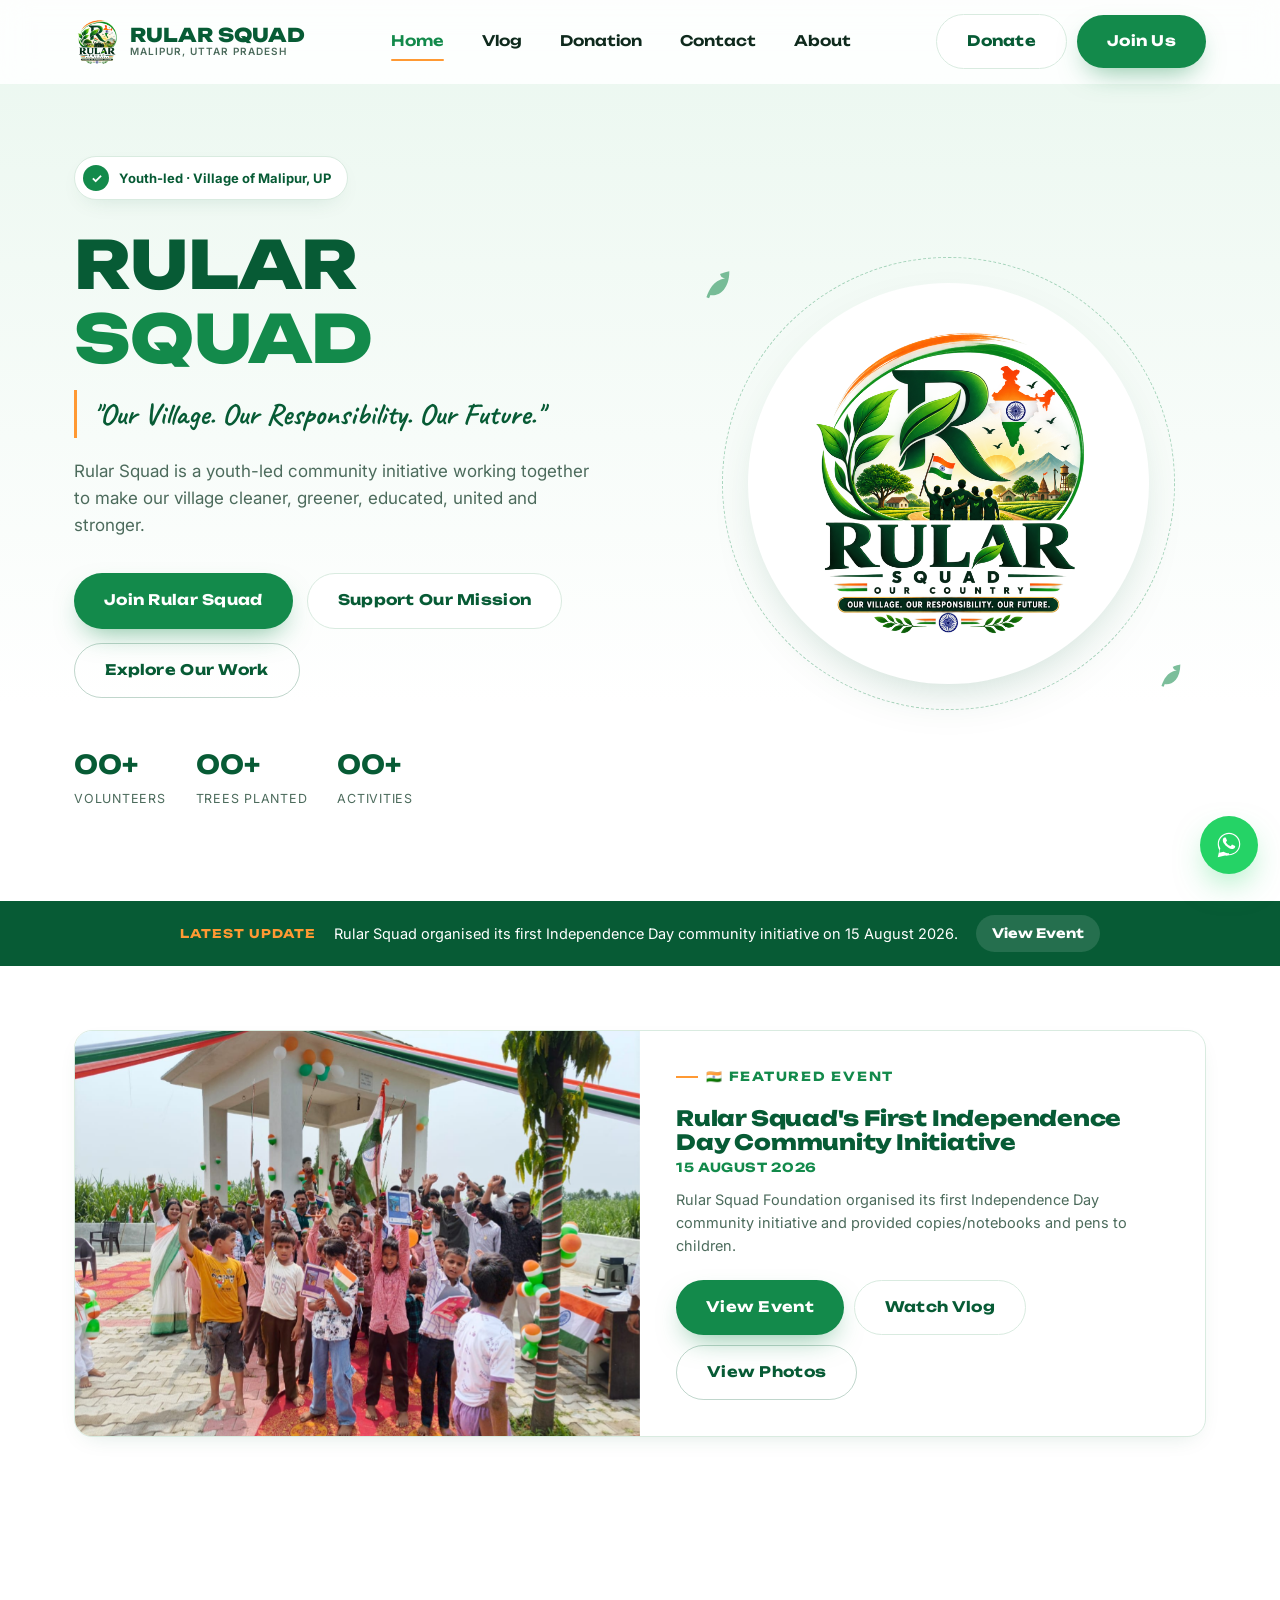
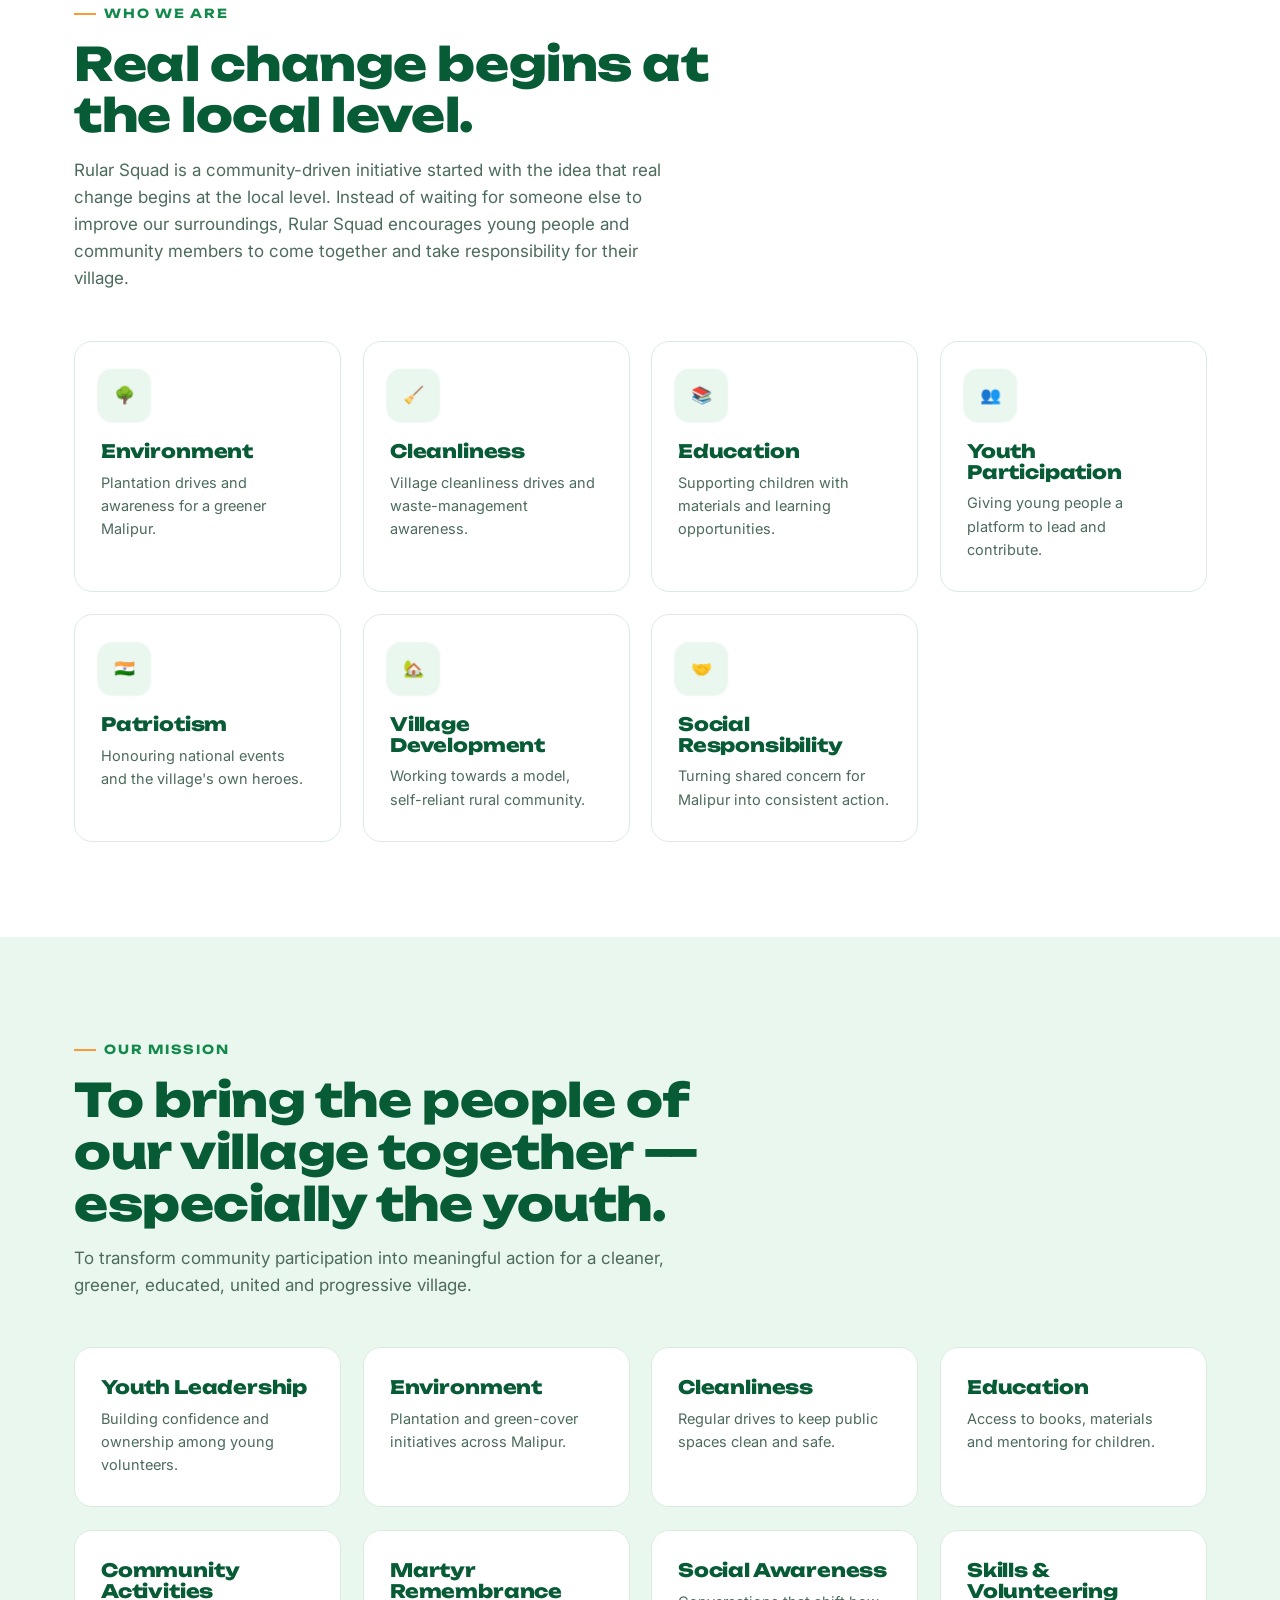
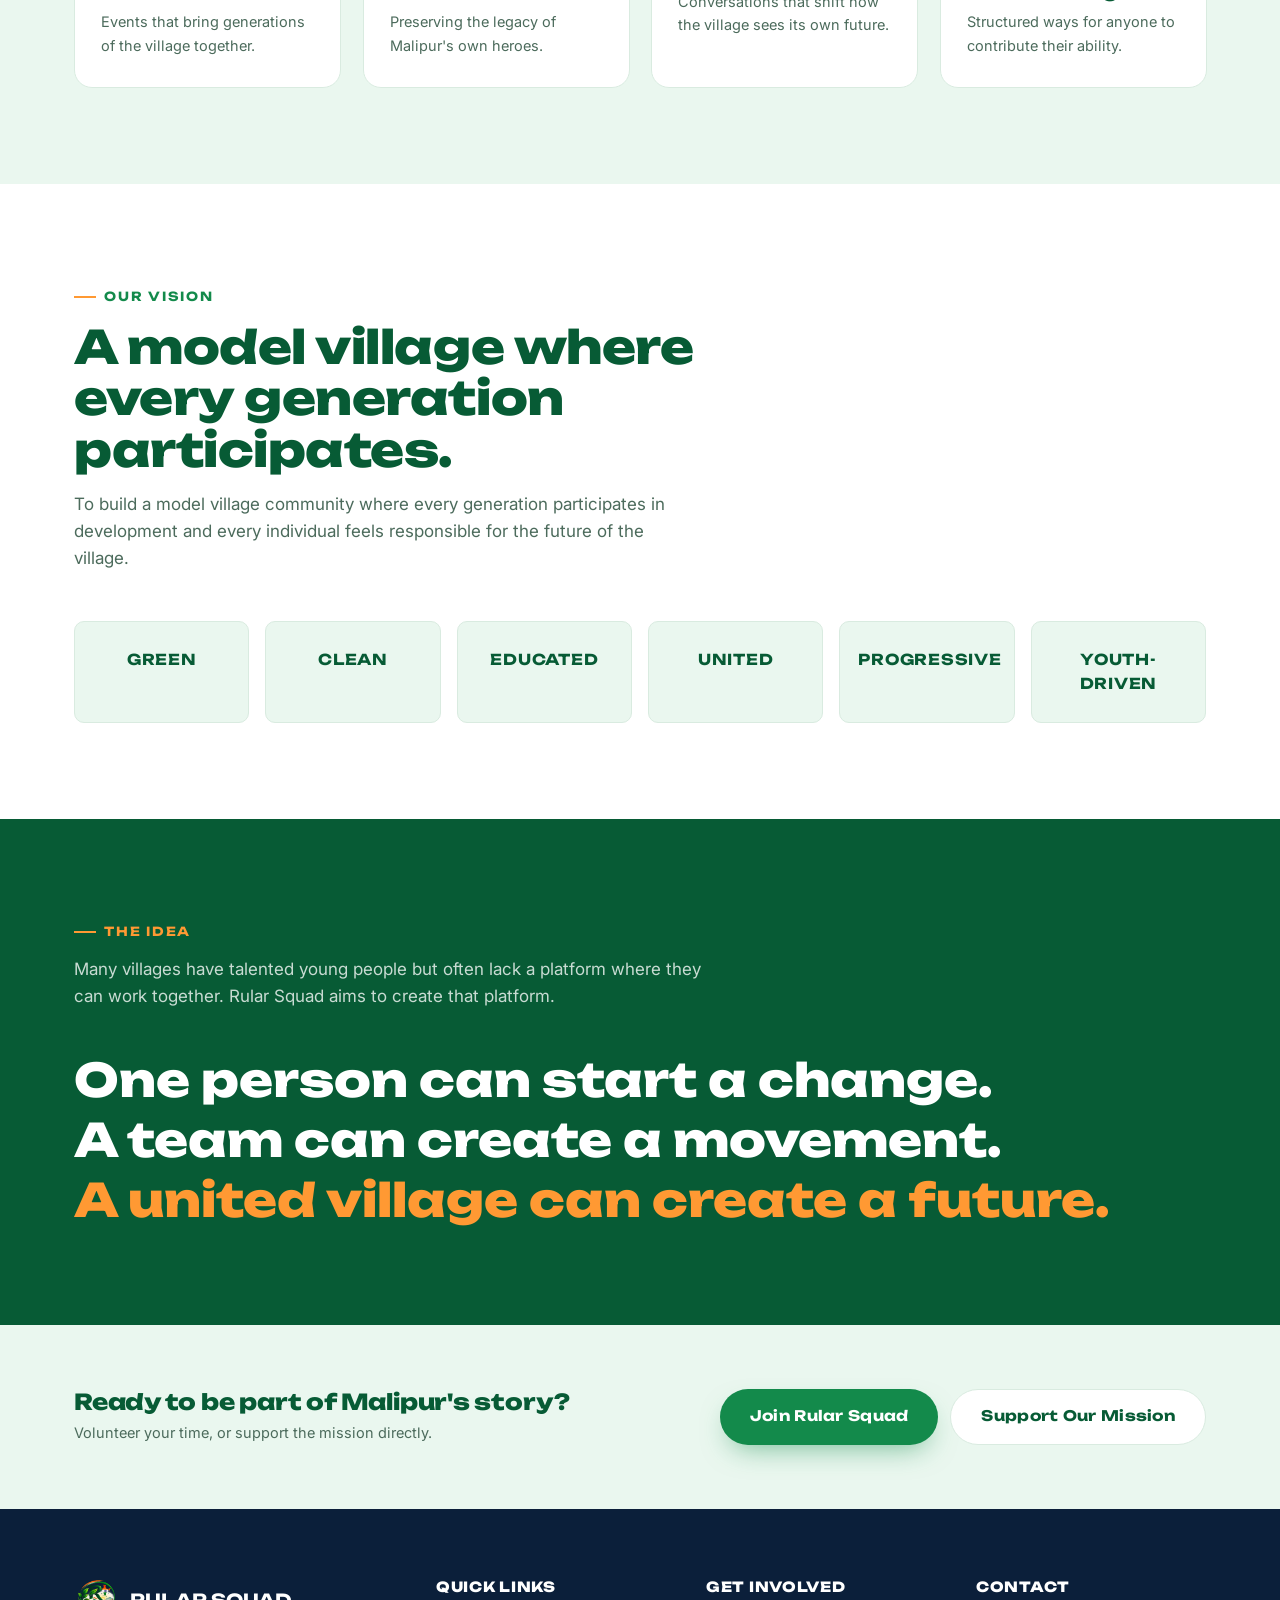
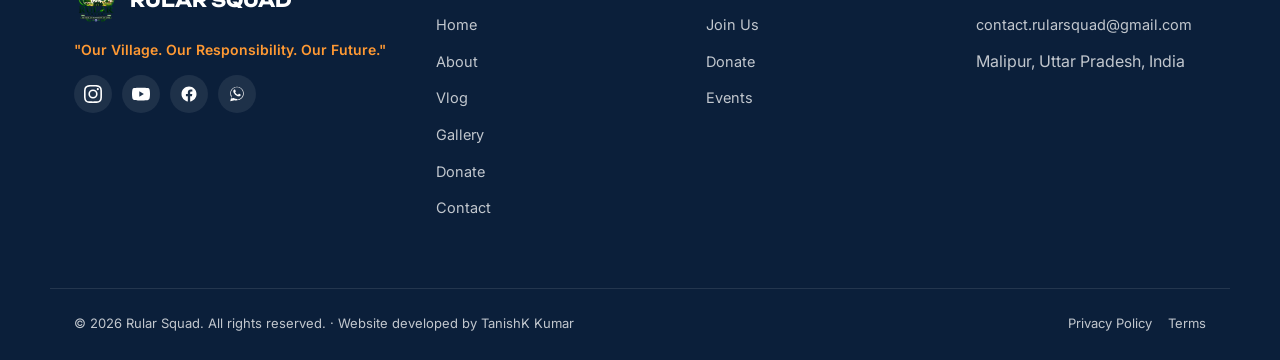
<file: index.html>
<!DOCTYPE html>
<html lang="en">
<head>
<meta charset="UTF-8">
<meta name="viewport" content="width=device-width, initial-scale=1.0">
<title>Rular Squad | Our Village. Our Responsibility. Our Future.</title>
<meta name="description" content="Rular Squad is a youth-led community initiative in Malipur, Uttar Pradesh working for a cleaner, greener, educated, united and progressive village.">
<meta property="og:title" content="Rular Squad">
<meta property="og:description" content="Our Village. Our Responsibility. Our Future.">
<meta property="og:type" content="website">
<link rel="icon" href="logo.png">
<link rel="stylesheet" href="style.css">
<link rel="stylesheet" href="responsive.css">
</head>
<body>

<!-- ========== NAVBAR ========== -->
<header class="navbar">
  <div class="nav-inner">
    <a href="index.html" class="brand">
      <img src="logo.png" alt="Rular Squad logo">
      <span class="brand-word">RULAR SQUAD<span>Malipur, Uttar Pradesh</span></span>
    </a>

    <nav class="nav-links" aria-label="Primary">
      <a href="index.html">Home</a>
      <a href="news.html">Vlog</a>
      <a href="donate.html">Donation</a>
      <a href="contact.html">Contact</a>
      <a href="about.html">About</a>
    </nav>

    <div class="nav-actions">
      <a href="donate.html" class="btn btn-secondary">Donate</a>
      <a href="https://docs.google.com/forms/d/16w0c1QTH7DJI11MlHjnMc1D35bcJsacdhVqRphfm0ss/viewform" target="_blank" rel="noopener noreferrer" class="btn btn-primary">Join Us</a>
      <button class="hamburger" aria-label="Open menu" aria-expanded="false">
        <span></span>
      </button>
    </div>
  </div>
</header>

<!-- ========== MOBILE MENU ========== -->
<div class="mobile-menu" id="mobileMenu">
  <nav aria-label="Mobile Primary">
    <a href="index.html">Home</a>
    <a href="news.html">Vlog</a>
    <a href="donate.html">Donation</a>
    <a href="contact.html">Contact</a>
    <a href="about.html">About</a>
  </nav>
  <a href="https://docs.google.com/forms/d/16w0c1QTH7DJI11MlHjnMc1D35bcJsacdhVqRphfm0ss/viewform" target="_blank" rel="noopener noreferrer" class="btn btn-primary btn-block">Join Rular Squad</a>
</div>


<a href="#" id="waFloat" class="whatsapp-float" aria-label="Chat with Rular Squad on WhatsApp">
  <svg viewBox="0 0 32 32" aria-hidden="true"><path d="M16.001 3C9.373 3 4 8.373 4 15.001c0 2.339.646 4.525 1.769 6.393L4 29l7.828-1.732A11.94 11.94 0 0 0 16.001 27C22.629 27 28 21.629 28 15.001 28 8.373 22.629 3 16.001 3zm0 21.818c-1.938 0-3.75-.53-5.303-1.453l-.38-.226-4.646 1.028 1.05-4.53-.248-.397A9.77 9.77 0 0 1 5.182 15c0-5.972 4.847-10.818 10.819-10.818 5.971 0 10.818 4.846 10.818 10.818 0 5.972-4.847 10.818-10.818 10.818zm5.93-8.104c-.325-.163-1.922-.949-2.22-1.057-.298-.109-.515-.163-.732.163-.216.325-.84 1.057-1.03 1.274-.19.217-.379.244-.704.081-.325-.163-1.372-.505-2.613-1.61-.966-.86-1.618-1.923-1.808-2.248-.19-.325-.02-.5.143-.663.146-.146.325-.38.488-.57.163-.19.217-.325.325-.542.108-.217.054-.407-.027-.57-.081-.163-.732-1.765-1.004-2.417-.264-.634-.532-.548-.732-.558l-.624-.011c-.217 0-.57.081-.868.407-.298.325-1.137 1.111-1.137 2.71 0 1.6 1.164 3.146 1.326 3.363.163.217 2.291 3.5 5.55 4.91.776.335 1.38.535 1.852.685.778.247 1.486.212 2.045.129.624-.093 1.922-.786 2.193-1.546.271-.76.271-1.411.19-1.546-.081-.136-.298-.217-.624-.38z"/></svg>
</a>

<main>

  <!-- ========== HERO ========== -->
  <section class="hero">
    <div class="container hero-grid">
      <div>
        <div class="hero-eyebrow">
          <span class="dot-badge">✓</span> Youth-led · Village of Malipur, UP
        </div>
        <h1>RULAR <span class="accent">SQUAD</span></h1>
        <p class="hero-tagline">"Our Village. Our Responsibility. Our Future."</p>
        <p class="hero-text">Rular Squad is a youth-led community initiative working together to make our village cleaner, greener, educated, united and stronger.</p>

        <div class="hero-actions">
          <a href="https://docs.google.com/forms/d/16w0c1QTH7DJI11MlHjnMc1D35bcJsacdhVqRphfm0ss/viewform" target="_blank" rel="noopener noreferrer" class="btn btn-primary">Join Rular Squad</a>
          <a href="donate.html" class="btn btn-secondary">Support Our Mission</a>
          <a href="#who-we-are" class="btn btn-ghost">Explore Our Work</a>
        </div>

        <div class="hero-stats">
          <div><strong>00+</strong><span>Volunteers</span></div>
          <div><strong>00+</strong><span>Trees Planted</span></div>
          <div><strong>00+</strong><span>Activities</span></div>
        </div>
      </div>

      <div class="hero-visual" aria-hidden="true">
        <div class="hero-ring"></div>
        <div class="hero-ring hero-ring--inner"></div>
        <div class="hero-logo-frame">
          <img src="logo.png" alt="">
        </div>
        <svg class="leaf" style="top:8%; left:2%; width:34px;" viewBox="0 0 24 24" fill="currentColor" style="animation-delay:0s"><path d="M17 8C8 10 5.9 16.17 3.82 21.34l1.89.66.95-2.3c.48.17 1.02.3 1.62.3C13.65 20 20 15 20 3c-4.5 1-6.5 2-6.5 2s.5 3 3.5 3z"/></svg>
        <svg class="leaf" style="bottom:10%; right:4%; width:28px; animation-delay:2s" viewBox="0 0 24 24" fill="currentColor"><path d="M17 8C8 10 5.9 16.17 3.82 21.34l1.89.66.95-2.3c.48.17 1.02.3 1.62.3C13.65 20 20 15 20 3c-4.5 1-6.5 2-6.5 2s.5 3 3.5 3z"/></svg>
      </div>
    </div>
  </section>

  <!-- ========== ANNOUNCEMENT BAR ========== -->
  <div class="announce">
    <div class="container">
      <strong>Latest Update</strong>
      <p>Rular Squad organised its first Independence Day community initiative on 15 August 2026.</p>
      <a href="independence-day-event.html">View Event</a>
    </div>
  </div>

  <!-- ========== FEATURED EVENT ========== -->
  <section class="section--tight">
    <div class="container">
      <div class="featured-event reveal-3d tilt-card">
        <div class="featured-event-media">
          <img src="children-cheering-03.jpg" alt="Children celebrating at the Independence Day community initiative" loading="lazy">
        </div>
        <div class="featured-event-body">
          <div class="eyebrow">🇮🇳 Featured Event</div>
          <h3>Rular Squad's First Independence Day Community Initiative</h3>
          <p class="featured-event-date">15 August 2026</p>
          <p>Rular Squad Foundation organised its first Independence Day community initiative and provided copies/notebooks and pens to children.</p>
          <div class="featured-event-actions">
            <a href="independence-day-event.html" class="btn btn-primary">View Event</a>
            <a href="independence-day-event.html#event-vlog" class="btn btn-secondary">Watch Vlog</a>
            <a href="independence-day-event.html#event-gallery" class="btn btn-ghost">View Photos</a>
          </div>
        </div>
      </div>
    </div>
  </section>

  <!-- ========== WHO WE ARE ========== -->
  <section class="section" id="who-we-are">
    <div class="container">
      <div class="section-head reveal">
        <div>
          <div class="eyebrow">Who We Are</div>
          <h2 class="section-title">Real change begins at the local level.</h2>
          <p class="section-lede">Rular Squad is a community-driven initiative started with the idea that real change begins at the local level. Instead of waiting for someone else to improve our surroundings, Rular Squad encourages young people and community members to come together and take responsibility for their village.</p>
        </div>
      </div>

      <div class="card-grid reveal">
        <div class="card tilt-card">
          <div class="card-icon">🌳</div>
          <h3>Environment</h3>
          <p>Plantation drives and awareness for a greener Malipur.</p>
        </div>
        <div class="card tilt-card">
          <div class="card-icon">🧹</div>
          <h3>Cleanliness</h3>
          <p>Village cleanliness drives and waste-management awareness.</p>
        </div>
        <div class="card tilt-card">
          <div class="card-icon">📚</div>
          <h3>Education</h3>
          <p>Supporting children with materials and learning opportunities.</p>
        </div>
        <div class="card tilt-card">
          <div class="card-icon">👥</div>
          <h3>Youth Participation</h3>
          <p>Giving young people a platform to lead and contribute.</p>
        </div>
        <div class="card tilt-card">
          <div class="card-icon">🇮🇳</div>
          <h3>Patriotism</h3>
          <p>Honouring national events and the village's own heroes.</p>
        </div>
        <div class="card tilt-card">
          <div class="card-icon">🏡</div>
          <h3>Village Development</h3>
          <p>Working towards a model, self-reliant rural community.</p>
        </div>
        <div class="card tilt-card">
          <div class="card-icon">🤝</div>
          <h3>Social Responsibility</h3>
          <p>Turning shared concern for Malipur into consistent action.</p>
        </div>
      </div>
    </div>
  </section>

  <!-- ========== MISSION ========== -->
  <section class="section section--tinted">
    <div class="container">
      <div class="section-head reveal">
        <div>
          <div class="eyebrow">Our Mission</div>
          <h2 class="section-title">To bring the people of our village together — especially the youth.</h2>
          <p class="section-lede">To transform community participation into meaningful action for a cleaner, greener, educated, united and progressive village.</p>
        </div>
      </div>
      <div class="card-grid reveal">
        <div class="card tilt-card"><h3>Youth Leadership</h3><p>Building confidence and ownership among young volunteers.</p></div>
        <div class="card tilt-card"><h3>Environment</h3><p>Plantation and green-cover initiatives across Malipur.</p></div>
        <div class="card tilt-card"><h3>Cleanliness</h3><p>Regular drives to keep public spaces clean and safe.</p></div>
        <div class="card tilt-card"><h3>Education</h3><p>Access to books, materials and mentoring for children.</p></div>
        <div class="card tilt-card"><h3>Community Activities</h3><p>Events that bring generations of the village together.</p></div>
        <div class="card tilt-card"><h3>Martyr Remembrance</h3><p>Preserving the legacy of Malipur's own heroes.</p></div>
        <div class="card tilt-card"><h3>Social Awareness</h3><p>Conversations that shift how the village sees its own future.</p></div>
        <div class="card tilt-card"><h3>Skills &amp; Volunteering</h3><p>Structured ways for anyone to contribute their ability.</p></div>
      </div>
    </div>
  </section>

  <!-- ========== VISION ========== -->
  <section class="section">
    <div class="container">
      <div class="section-head reveal">
        <div>
          <div class="eyebrow">Our Vision</div>
          <h2 class="section-title">A model village where every generation participates.</h2>
          <p class="section-lede">To build a model village community where every generation participates in development and every individual feels responsible for the future of the village.</p>
        </div>
      </div>
      <div class="pill-grid reveal">
        <div class="pill"><strong>GREEN</strong></div>
        <div class="pill"><strong>CLEAN</strong></div>
        <div class="pill"><strong>EDUCATED</strong></div>
        <div class="pill"><strong>UNITED</strong></div>
        <div class="pill"><strong>PROGRESSIVE</strong></div>
        <div class="pill"><strong>YOUTH-DRIVEN</strong></div>
      </div>
    </div>
  </section>

  <!-- ========== CINEMATIC ========== -->
  <section class="section cinematic">
    <div class="container">
      <div class="eyebrow" style="color:var(--saffron)">The Idea</div>
      <p class="lede reveal">Many villages have talented young people but often lack a platform where they can work together. Rular Squad aims to create that platform.</p>
      <div class="big-lines">
        <span>One person can start a change.</span>
        <span>A team can create a movement.</span>
        <span>A united village can create a future.</span>
      </div>
    </div>
  </section>

  <!-- ========== CTA STRIP ========== -->
  <section class="section--tight" style="background:var(--light-green)">
    <div class="container" style="display:flex; justify-content:space-between; align-items:center; gap:20px; flex-wrap:wrap;">
      <div>
        <h3 style="font-size:22px; margin-bottom:6px;">Ready to be part of Malipur's story?</h3>
        <p style="color:var(--muted); font-size:14.5px;">Volunteer your time, or support the mission directly.</p>
      </div>
      <div style="display:flex; gap:12px; flex-wrap:wrap;">
        <a href="https://docs.google.com/forms/d/16w0c1QTH7DJI11MlHjnMc1D35bcJsacdhVqRphfm0ss/viewform" target="_blank" rel="noopener noreferrer" class="btn btn-primary">Join Rular Squad</a>
        <a href="donate.html" class="btn btn-secondary">Support Our Mission</a>
      </div>
    </div>
  </section>

</main>

<!-- ========== FOOTER ========== -->
<footer class="footer">
  <div class="container footer-grid">
    <div>
      <div class="footer-brand">
        <img src="logo.png" alt="Rular Squad logo">
        <strong>RULAR SQUAD</strong>
      </div>
      <p class="tag">"Our Village. Our Responsibility. Our Future."</p>
      <div class="footer-social" id="footerSocial"></div>
    </div>
    <div>
      <h4>Quick Links</h4>
      <ul>
        <li><a href="index.html">Home</a></li>
        <li><a href="about.html">About</a></li>
        <li><a href="news.html">Vlog</a></li>
        <li><a href="gallery.html">Gallery</a></li>
        <li><a href="donate.html">Donate</a></li>
        <li><a href="contact.html">Contact</a></li>
      </ul>
    </div>
    <div>
      <h4>Get Involved</h4>
      <ul>
        <li><a href="https://docs.google.com/forms/d/16w0c1QTH7DJI11MlHjnMc1D35bcJsacdhVqRphfm0ss/viewform" target="_blank" rel="noopener noreferrer">Join Us</a></li>
        <li><a href="donate.html">Donate</a></li>
        <li><a href="events.html">Events</a></li>
      </ul>
    </div>
    <div>
      <h4>Contact</h4>
      <ul>
        <li><a href="mailto:contact.rularsquad@gmail.com">contact.rularsquad@gmail.com</a></li>
        <li>Malipur, Uttar Pradesh, India</li>
      </ul>
    </div>
  </div>
  <div class="container footer-bottom">
    <span>© 2026 Rular Squad. All rights reserved. · Website developed by TanishK Kumar</span>
    <span><a href="privacy.html">Privacy Policy</a><a href="terms.html">Terms</a></span>
  </div>
</footer>

<script src="config.js"></script>
<script src="social-icons.js"></script>
<script src="navigation.js"></script>
<script src="animations.js"></script>
<script src="tilt.js"></script>
</body>
</html>
</file>
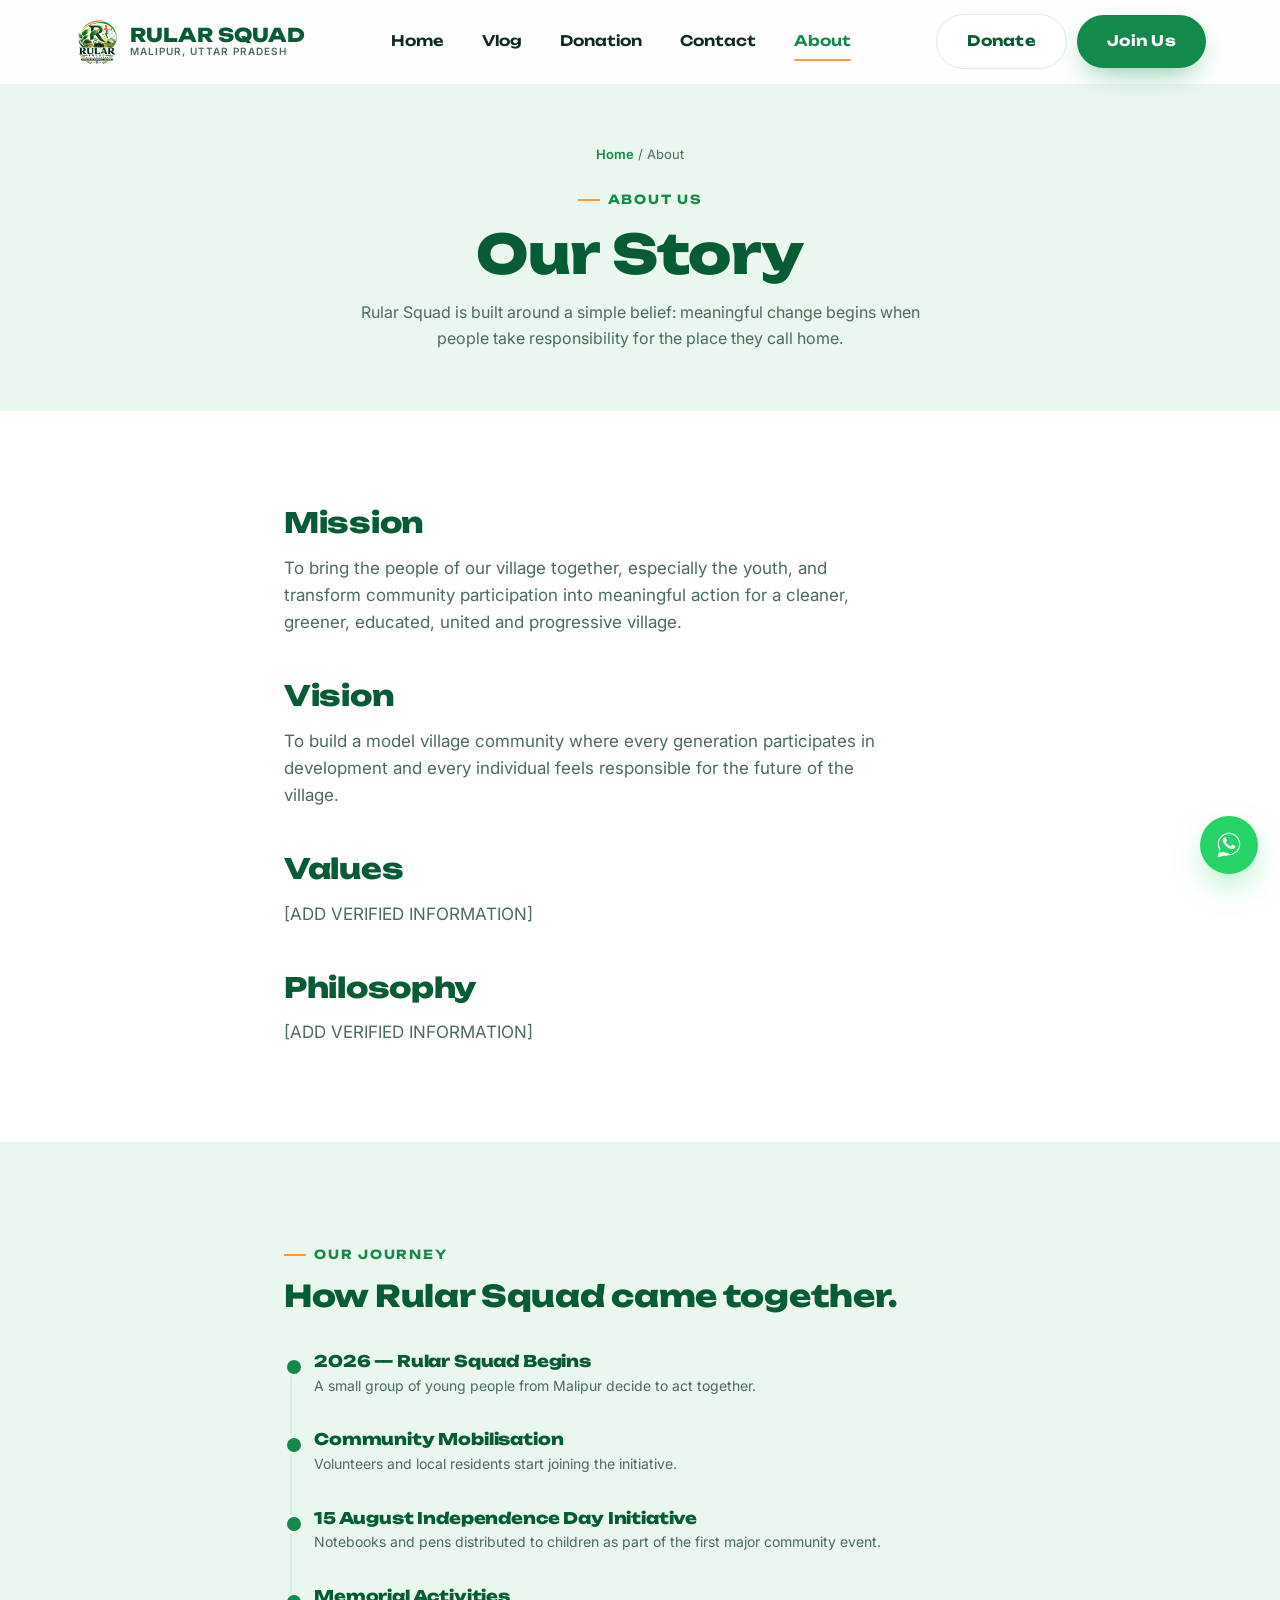
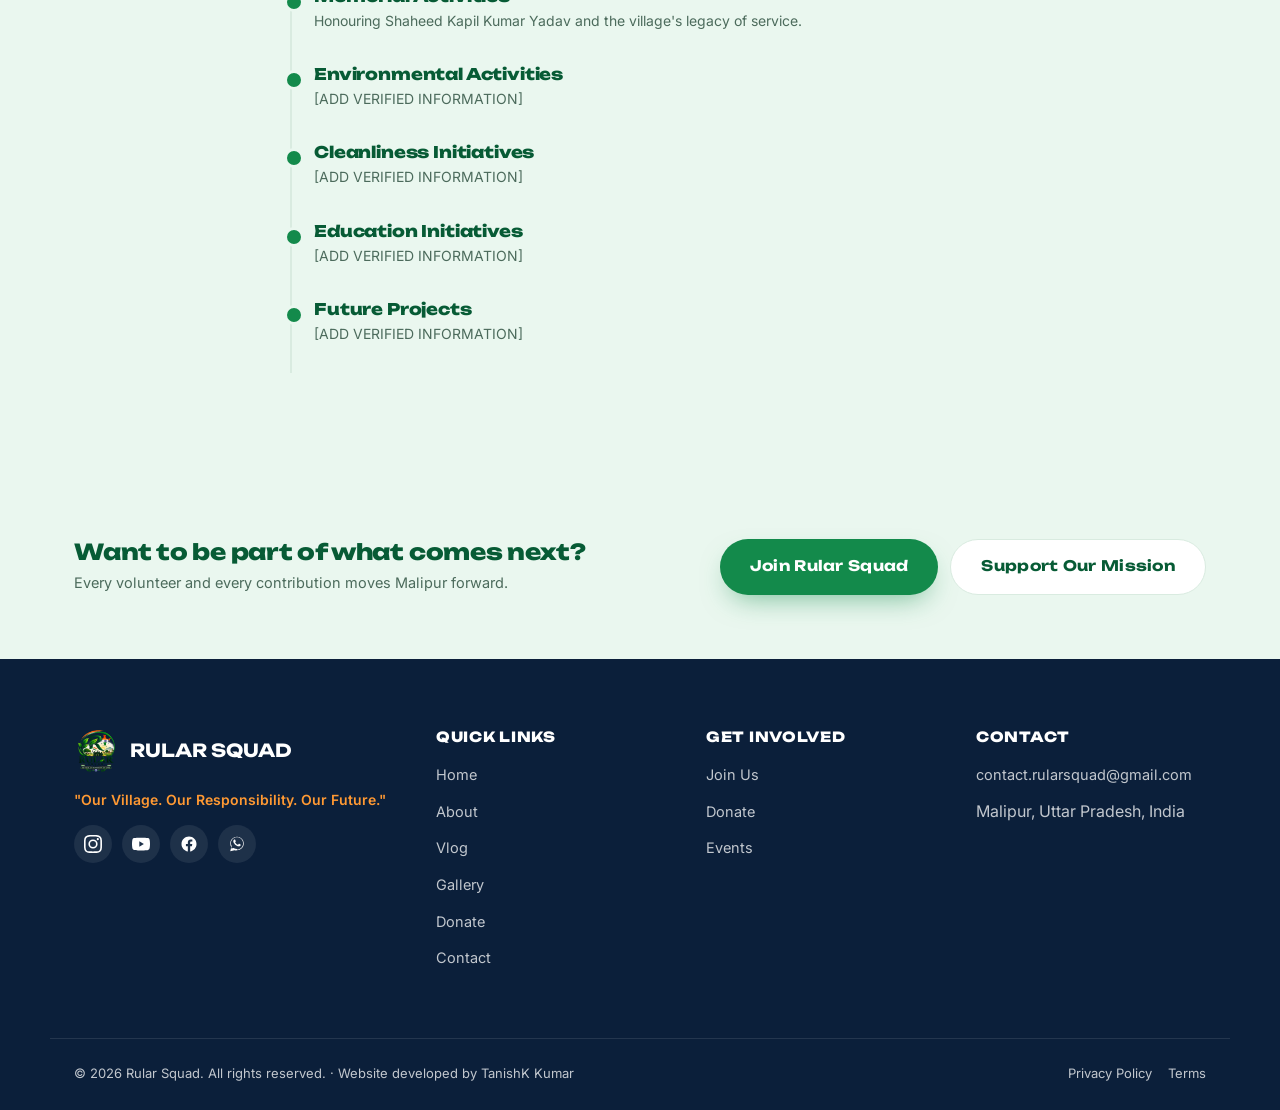
<file: about.html>
<!DOCTYPE html>
<html lang="en">
<head>
<meta charset="UTF-8">
<meta name="viewport" content="width=device-width, initial-scale=1.0">
<title>About | Rular Squad</title>
<meta name="description" content="Learn about Rular Squad, a youth-led community initiative in Malipur, Uttar Pradesh, and the journey behind it.">
<link rel="icon" href="logo.png">
<link rel="stylesheet" href="style.css">
<link rel="stylesheet" href="responsive.css">
</head>
<body>

<header class="navbar">
  <div class="nav-inner">
    <a href="index.html" class="brand">
      <img src="logo.png" alt="Rular Squad logo">
      <span class="brand-word">RULAR SQUAD<span>Malipur, Uttar Pradesh</span></span>
    </a>
    <nav class="nav-links" aria-label="Primary">
      <a href="index.html">Home</a>
      <a href="news.html">Vlog</a>
      <a href="donate.html">Donation</a>
      <a href="contact.html">Contact</a>
      <a href="about.html">About</a>
    </nav>
    <div class="nav-actions">
      <a href="donate.html" class="btn btn-secondary">Donate</a>
      <a href="https://docs.google.com/forms/d/16w0c1QTH7DJI11MlHjnMc1D35bcJsacdhVqRphfm0ss/viewform" target="_blank" rel="noopener noreferrer" class="btn btn-primary">Join Us</a>
      <button class="hamburger" aria-label="Open menu" aria-expanded="false"><span></span></button>
    </div>
  </div>
</header>

<div class="mobile-menu">
  <nav aria-label="Mobile Primary">
    <a href="index.html">Home</a>
    <a href="news.html">Vlog</a>
    <a href="donate.html">Donation</a>
    <a href="contact.html">Contact</a>
    <a href="about.html">About</a>
  </nav>
  <a href="https://docs.google.com/forms/d/16w0c1QTH7DJI11MlHjnMc1D35bcJsacdhVqRphfm0ss/viewform" target="_blank" rel="noopener noreferrer" class="btn btn-primary btn-block">Join Rular Squad</a>
</div>


<a href="#" id="waFloat" class="whatsapp-float" aria-label="Chat with Rular Squad on WhatsApp">
  <svg viewBox="0 0 32 32" aria-hidden="true"><path d="M16.001 3C9.373 3 4 8.373 4 15.001c0 2.339.646 4.525 1.769 6.393L4 29l7.828-1.732A11.94 11.94 0 0 0 16.001 27C22.629 27 28 21.629 28 15.001 28 8.373 22.629 3 16.001 3zm0 21.818c-1.938 0-3.75-.53-5.303-1.453l-.38-.226-4.646 1.028 1.05-4.53-.248-.397A9.77 9.77 0 0 1 5.182 15c0-5.972 4.847-10.818 10.819-10.818 5.971 0 10.818 4.846 10.818 10.818 0 5.972-4.847 10.818-10.818 10.818zm5.93-8.104c-.325-.163-1.922-.949-2.22-1.057-.298-.109-.515-.163-.732.163-.216.325-.84 1.057-1.03 1.274-.19.217-.379.244-.704.081-.325-.163-1.372-.505-2.613-1.61-.966-.86-1.618-1.923-1.808-2.248-.19-.325-.02-.5.143-.663.146-.146.325-.38.488-.57.163-.19.217-.325.325-.542.108-.217.054-.407-.027-.57-.081-.163-.732-1.765-1.004-2.417-.264-.634-.532-.548-.732-.558l-.624-.011c-.217 0-.57.081-.868.407-.298.325-1.137 1.111-1.137 2.71 0 1.6 1.164 3.146 1.326 3.363.163.217 2.291 3.5 5.55 4.91.776.335 1.38.535 1.852.685.778.247 1.486.212 2.045.129.624-.093 1.922-.786 2.193-1.546.271-.76.271-1.411.19-1.546-.081-.136-.298-.217-.624-.38z"/></svg>
</a>

<main>
  <section class="page-hero">
    <div class="container">
      <div class="breadcrumb"><a href="index.html">Home</a> / About</div>
      <div class="eyebrow">About Us</div>
      <h1>Our Story</h1>
      <p>Rular Squad is built around a simple belief: meaningful change begins when people take responsibility for the place they call home.</p>
    </div>
  </section>

  <section class="section">
    <div class="container" style="max-width:760px;">
      <div class="reveal">
        <h2 class="section-title" style="font-size:28px;">Mission</h2>
        <p class="section-lede">To bring the people of our village together, especially the youth, and transform community participation into meaningful action for a cleaner, greener, educated, united and progressive village.</p>
      </div>
      <div class="reveal" style="margin-top:44px;">
        <h2 class="section-title" style="font-size:28px;">Vision</h2>
        <p class="section-lede">To build a model village community where every generation participates in development and every individual feels responsible for the future of the village.</p>
      </div>
      <div class="reveal" style="margin-top:44px;">
        <h2 class="section-title" style="font-size:28px;">Values</h2>
        <p class="section-lede">[ADD VERIFIED INFORMATION]</p>
      </div>
      <div class="reveal" style="margin-top:44px;">
        <h2 class="section-title" style="font-size:28px;">Philosophy</h2>
        <p class="section-lede">[ADD VERIFIED INFORMATION]</p>
      </div>
    </div>
  </section>

  <section class="section section--tinted">
    <div class="container" style="max-width:760px;">
      <div class="eyebrow reveal">Our Journey</div>
      <h2 class="section-title reveal" style="font-size:30px; margin-bottom:40px;">How Rular Squad came together.</h2>
      <div class="timeline reveal">
        <div class="timeline-item"><h4>2026 — Rular Squad Begins</h4><p>A small group of young people from Malipur decide to act together.</p></div>
        <div class="timeline-item"><h4>Community Mobilisation</h4><p>Volunteers and local residents start joining the initiative.</p></div>
        <div class="timeline-item"><h4>15 August Independence Day Initiative</h4><p>Notebooks and pens distributed to children as part of the first major community event.</p></div>
        <div class="timeline-item"><h4>Memorial Activities</h4><p>Honouring Shaheed Kapil Kumar Yadav and the village's legacy of service.</p></div>
        <div class="timeline-item"><h4>Environmental Activities</h4><p>[ADD VERIFIED INFORMATION]</p></div>
        <div class="timeline-item"><h4>Cleanliness Initiatives</h4><p>[ADD VERIFIED INFORMATION]</p></div>
        <div class="timeline-item"><h4>Education Initiatives</h4><p>[ADD VERIFIED INFORMATION]</p></div>
        <div class="timeline-item"><h4>Future Projects</h4><p>[ADD VERIFIED INFORMATION]</p></div>
      </div>
    </div>
  </section>

  <section class="section--tight" style="background:var(--light-green)">
    <div class="container" style="display:flex; justify-content:space-between; align-items:center; gap:20px; flex-wrap:wrap;">
      <div>
        <h3 style="font-size:22px; margin-bottom:6px;">Want to be part of what comes next?</h3>
        <p style="color:var(--muted); font-size:14.5px;">Every volunteer and every contribution moves Malipur forward.</p>
      </div>
      <div style="display:flex; gap:12px; flex-wrap:wrap;">
        <a href="https://docs.google.com/forms/d/16w0c1QTH7DJI11MlHjnMc1D35bcJsacdhVqRphfm0ss/viewform" target="_blank" rel="noopener noreferrer" class="btn btn-primary">Join Rular Squad</a>
        <a href="donate.html" class="btn btn-secondary">Support Our Mission</a>
      </div>
    </div>
  </section>
</main>

<footer class="footer">
  <div class="container footer-grid">
    <div>
      <div class="footer-brand">
        <img src="logo.png" alt="Rular Squad logo">
        <strong>RULAR SQUAD</strong>
      </div>
      <p class="tag">"Our Village. Our Responsibility. Our Future."</p>
      <div class="footer-social" id="footerSocial"></div>
    </div>
    <div>
      <h4>Quick Links</h4>
      <ul>
        <li><a href="index.html">Home</a></li>
        <li><a href="about.html">About</a></li>
        <li><a href="news.html">Vlog</a></li>
        <li><a href="gallery.html">Gallery</a></li>
        <li><a href="donate.html">Donate</a></li>
        <li><a href="contact.html">Contact</a></li>
      </ul>
    </div>
    <div>
      <h4>Get Involved</h4>
      <ul>
        <li><a href="https://docs.google.com/forms/d/16w0c1QTH7DJI11MlHjnMc1D35bcJsacdhVqRphfm0ss/viewform" target="_blank" rel="noopener noreferrer">Join Us</a></li>
        <li><a href="donate.html">Donate</a></li>
        <li><a href="events.html">Events</a></li>
      </ul>
    </div>
    <div>
      <h4>Contact</h4>
      <ul>
        <li><a href="mailto:contact.rularsquad@gmail.com">contact.rularsquad@gmail.com</a></li>
        <li>Malipur, Uttar Pradesh, India</li>
      </ul>
    </div>
  </div>
  <div class="container footer-bottom">
    <span>© 2026 Rular Squad. All rights reserved. · Website developed by TanishK Kumar</span>
    <span><a href="privacy.html">Privacy Policy</a><a href="terms.html">Terms</a></span>
  </div>
</footer>

<script src="config.js"></script>
<script src="social-icons.js"></script>
<script src="navigation.js"></script>
<script src="animations.js"></script>
<script src="tilt.js"></script>
</body>
</html>
</file>
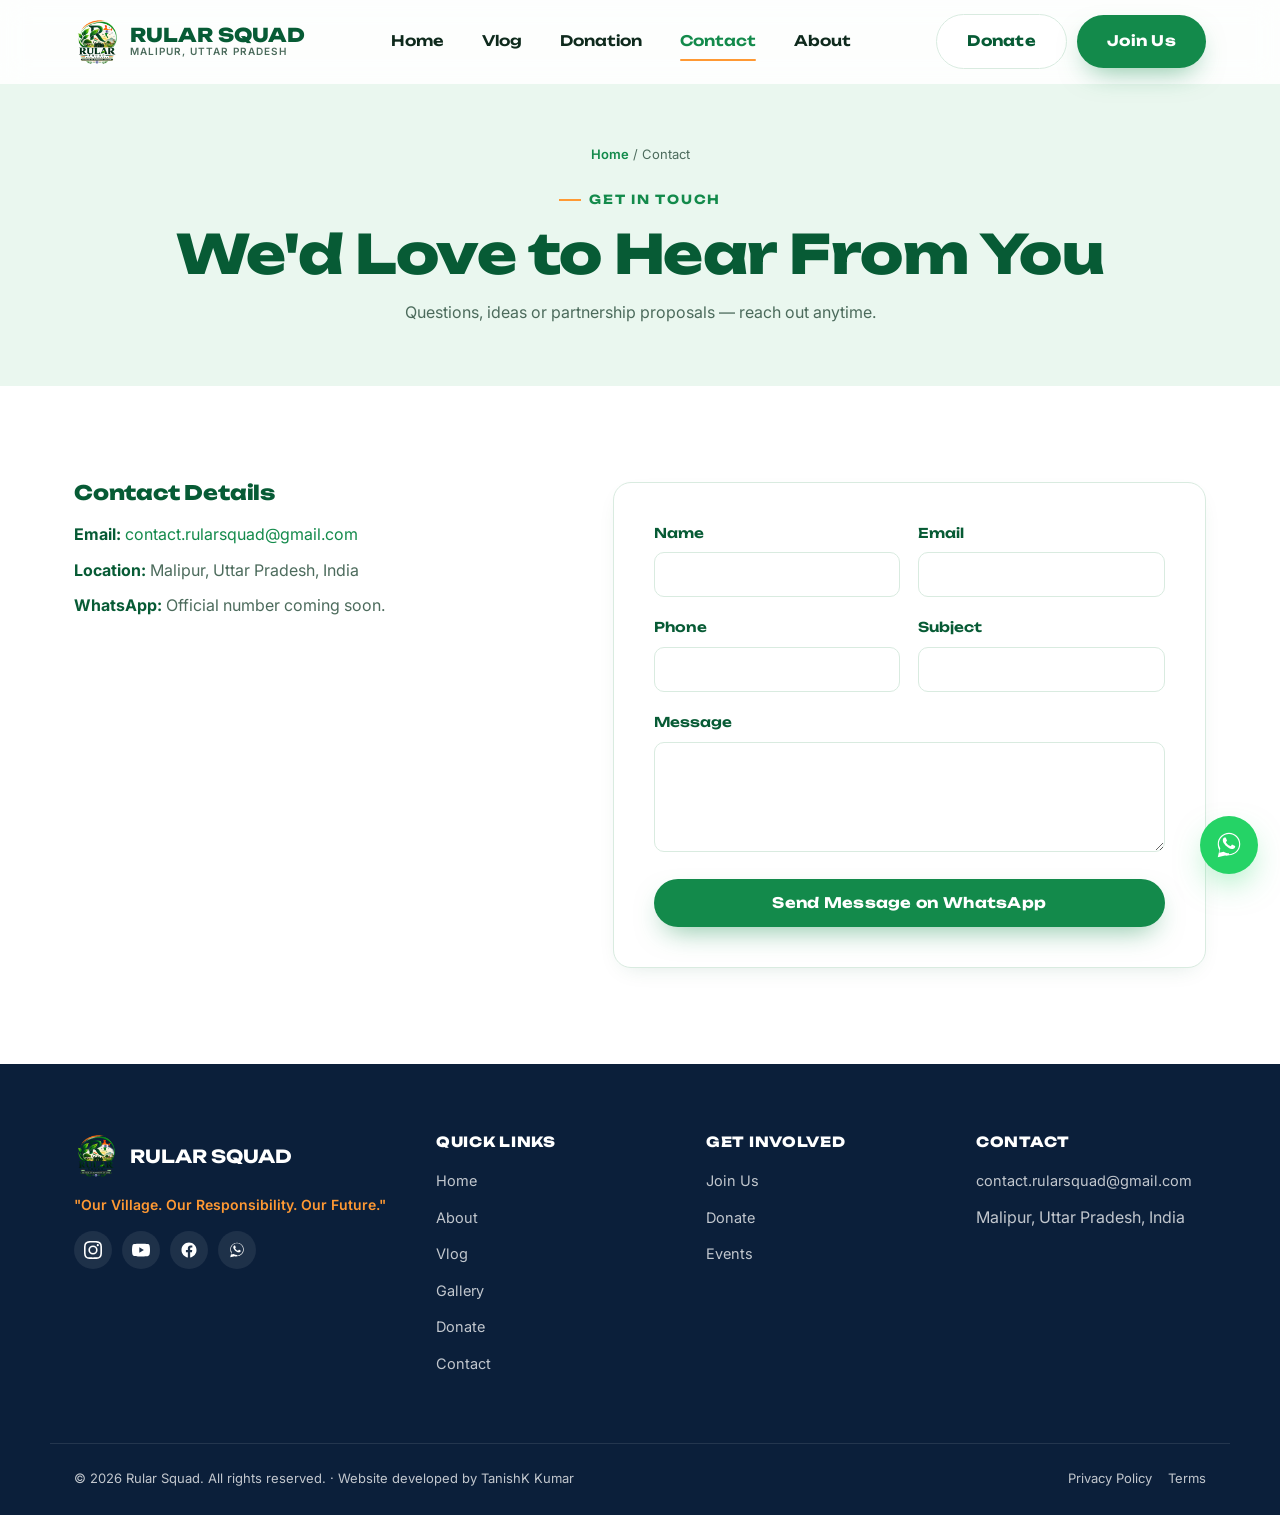
<file: contact.html>
<!DOCTYPE html>
<html lang="en">
<head>
<meta charset="UTF-8">
<meta name="viewport" content="width=device-width, initial-scale=1.0">
<title>Contact | Rular Squad</title>
<meta name="description" content="Get in touch with Rular Squad, Malipur, Uttar Pradesh.">
<link rel="icon" href="logo.png">
<link rel="stylesheet" href="style.css">
<link rel="stylesheet" href="responsive.css">
</head>
<body>

<header class="navbar">
  <div class="nav-inner">
    <a href="index.html" class="brand">
      <img src="logo.png" alt="Rular Squad logo">
      <span class="brand-word">RULAR SQUAD<span>Malipur, Uttar Pradesh</span></span>
    </a>
    <nav class="nav-links" aria-label="Primary">
      <a href="index.html">Home</a>
      <a href="news.html">Vlog</a>
      <a href="donate.html">Donation</a>
      <a href="contact.html">Contact</a>
      <a href="about.html">About</a>
    </nav>
    <div class="nav-actions">
      <a href="donate.html" class="btn btn-secondary">Donate</a>
      <a href="https://docs.google.com/forms/d/16w0c1QTH7DJI11MlHjnMc1D35bcJsacdhVqRphfm0ss/viewform" target="_blank" rel="noopener noreferrer" class="btn btn-primary">Join Us</a>
      <button class="hamburger" aria-label="Open menu" aria-expanded="false"><span></span></button>
    </div>
  </div>
</header>

<div class="mobile-menu">
  <nav aria-label="Mobile Primary">
    <a href="index.html">Home</a>
    <a href="news.html">Vlog</a>
    <a href="donate.html">Donation</a>
    <a href="contact.html">Contact</a>
    <a href="about.html">About</a>
  </nav>
  <a href="https://docs.google.com/forms/d/16w0c1QTH7DJI11MlHjnMc1D35bcJsacdhVqRphfm0ss/viewform" target="_blank" rel="noopener noreferrer" class="btn btn-primary btn-block">Join Rular Squad</a>
</div>


<a href="#" id="waFloat" class="whatsapp-float" aria-label="Chat with Rular Squad on WhatsApp">
  <svg viewBox="0 0 32 32" aria-hidden="true"><path d="M16.001 3C9.373 3 4 8.373 4 15.001c0 2.339.646 4.525 1.769 6.393L4 29l7.828-1.732A11.94 11.94 0 0 0 16.001 27C22.629 27 28 21.629 28 15.001 28 8.373 22.629 3 16.001 3zm0 21.818c-1.938 0-3.75-.53-5.303-1.453l-.38-.226-4.646 1.028 1.05-4.53-.248-.397A9.77 9.77 0 0 1 5.182 15c0-5.972 4.847-10.818 10.819-10.818 5.971 0 10.818 4.846 10.818 10.818 0 5.972-4.847 10.818-10.818 10.818zm5.93-8.104c-.325-.163-1.922-.949-2.22-1.057-.298-.109-.515-.163-.732.163-.216.325-.84 1.057-1.03 1.274-.19.217-.379.244-.704.081-.325-.163-1.372-.505-2.613-1.61-.966-.86-1.618-1.923-1.808-2.248-.19-.325-.02-.5.143-.663.146-.146.325-.38.488-.57.163-.19.217-.325.325-.542.108-.217.054-.407-.027-.57-.081-.163-.732-1.765-1.004-2.417-.264-.634-.532-.548-.732-.558l-.624-.011c-.217 0-.57.081-.868.407-.298.325-1.137 1.111-1.137 2.71 0 1.6 1.164 3.146 1.326 3.363.163.217 2.291 3.5 5.55 4.91.776.335 1.38.535 1.852.685.778.247 1.486.212 2.045.129.624-.093 1.922-.786 2.193-1.546.271-.76.271-1.411.19-1.546-.081-.136-.298-.217-.624-.38z"/></svg>
</a>

<main>
  <section class="page-hero">
    <div class="container">
      <div class="breadcrumb"><a href="index.html">Home</a> / Contact</div>
      <div class="eyebrow">Get in Touch</div>
      <h1>We'd Love to Hear From You</h1>
      <p>Questions, ideas or partnership proposals — reach out anytime.</p>
    </div>
  </section>

  <section class="section">
    <div class="container contact-grid">
      <div class="reveal">
        <h3 style="font-size:20px; margin-bottom:18px;">Contact Details</h3>
        <p style="color:var(--muted); margin-bottom:10px;"><strong style="color:var(--dark-green)">Email:</strong> <a href="mailto:contact.rularsquad@gmail.com" style="color:var(--primary-green)">contact.rularsquad@gmail.com</a></p>
        <p style="color:var(--muted); margin-bottom:10px;"><strong style="color:var(--dark-green)">Location:</strong> Malipur, Uttar Pradesh, India</p>
        <p style="color:var(--muted); margin-bottom:24px;"><strong style="color:var(--dark-green)">WhatsApp:</strong> Official number coming soon.</p>
        <div class="footer-social" id="footerSocial" style="margin-top:6px;"></div>
      </div>

      <form class="form-card reveal" id="contactForm">
        <div class="form-row">
          <div class="form-group">
            <label for="cName">Name</label>
            <input class="input" id="cName" name="name" required>
          </div>
          <div class="form-group">
            <label for="cEmail">Email</label>
            <input class="input" id="cEmail" name="email" type="email">
          </div>
        </div>
        <div class="form-row">
          <div class="form-group">
            <label for="cPhone">Phone</label>
            <input class="input" id="cPhone" name="phone" type="tel">
          </div>
          <div class="form-group">
            <label for="cSubject">Subject</label>
            <input class="input" id="cSubject" name="subject">
          </div>
        </div>
        <div class="form-group">
          <label for="cMessage">Message</label>
          <textarea id="cMessage" name="message" required></textarea>
        </div>
        <button type="submit" class="btn btn-primary btn-block" id="contactSubmit" data-whatsapp-gate data-fallback-text="WhatsApp contact coming soon">Send Message on WhatsApp</button>
        <div class="form-status" id="contactStatus"></div>
      </form>
    </div>
  </section>
</main>

<footer class="footer">
  <div class="container footer-grid">
    <div>
      <div class="footer-brand">
        <img src="logo.png" alt="Rular Squad logo">
        <strong>RULAR SQUAD</strong>
      </div>
      <p class="tag">"Our Village. Our Responsibility. Our Future."</p>
      <div class="footer-social" id="footerSocial"></div>
    </div>
    <div>
      <h4>Quick Links</h4>
      <ul>
        <li><a href="index.html">Home</a></li>
        <li><a href="about.html">About</a></li>
        <li><a href="news.html">Vlog</a></li>
        <li><a href="gallery.html">Gallery</a></li>
        <li><a href="donate.html">Donate</a></li>
        <li><a href="contact.html">Contact</a></li>
      </ul>
    </div>
    <div>
      <h4>Get Involved</h4>
      <ul>
        <li><a href="https://docs.google.com/forms/d/16w0c1QTH7DJI11MlHjnMc1D35bcJsacdhVqRphfm0ss/viewform" target="_blank" rel="noopener noreferrer">Join Us</a></li>
        <li><a href="donate.html">Donate</a></li>
        <li><a href="events.html">Events</a></li>
      </ul>
    </div>
    <div>
      <h4>Contact</h4>
      <ul>
        <li><a href="mailto:contact.rularsquad@gmail.com">contact.rularsquad@gmail.com</a></li>
        <li>Malipur, Uttar Pradesh, India</li>
      </ul>
    </div>
  </div>
  <div class="container footer-bottom">
    <span>© 2026 Rular Squad. All rights reserved. · Website developed by TanishK Kumar</span>
    <span><a href="privacy.html">Privacy Policy</a><a href="terms.html">Terms</a></span>
  </div>
</footer>

<script src="config.js"></script>
<script src="social-icons.js"></script>
<script src="navigation.js"></script>
<script src="animations.js"></script>
<script src="tilt.js"></script>
<script src="forms.js"></script>
</body>
</html>
</file>
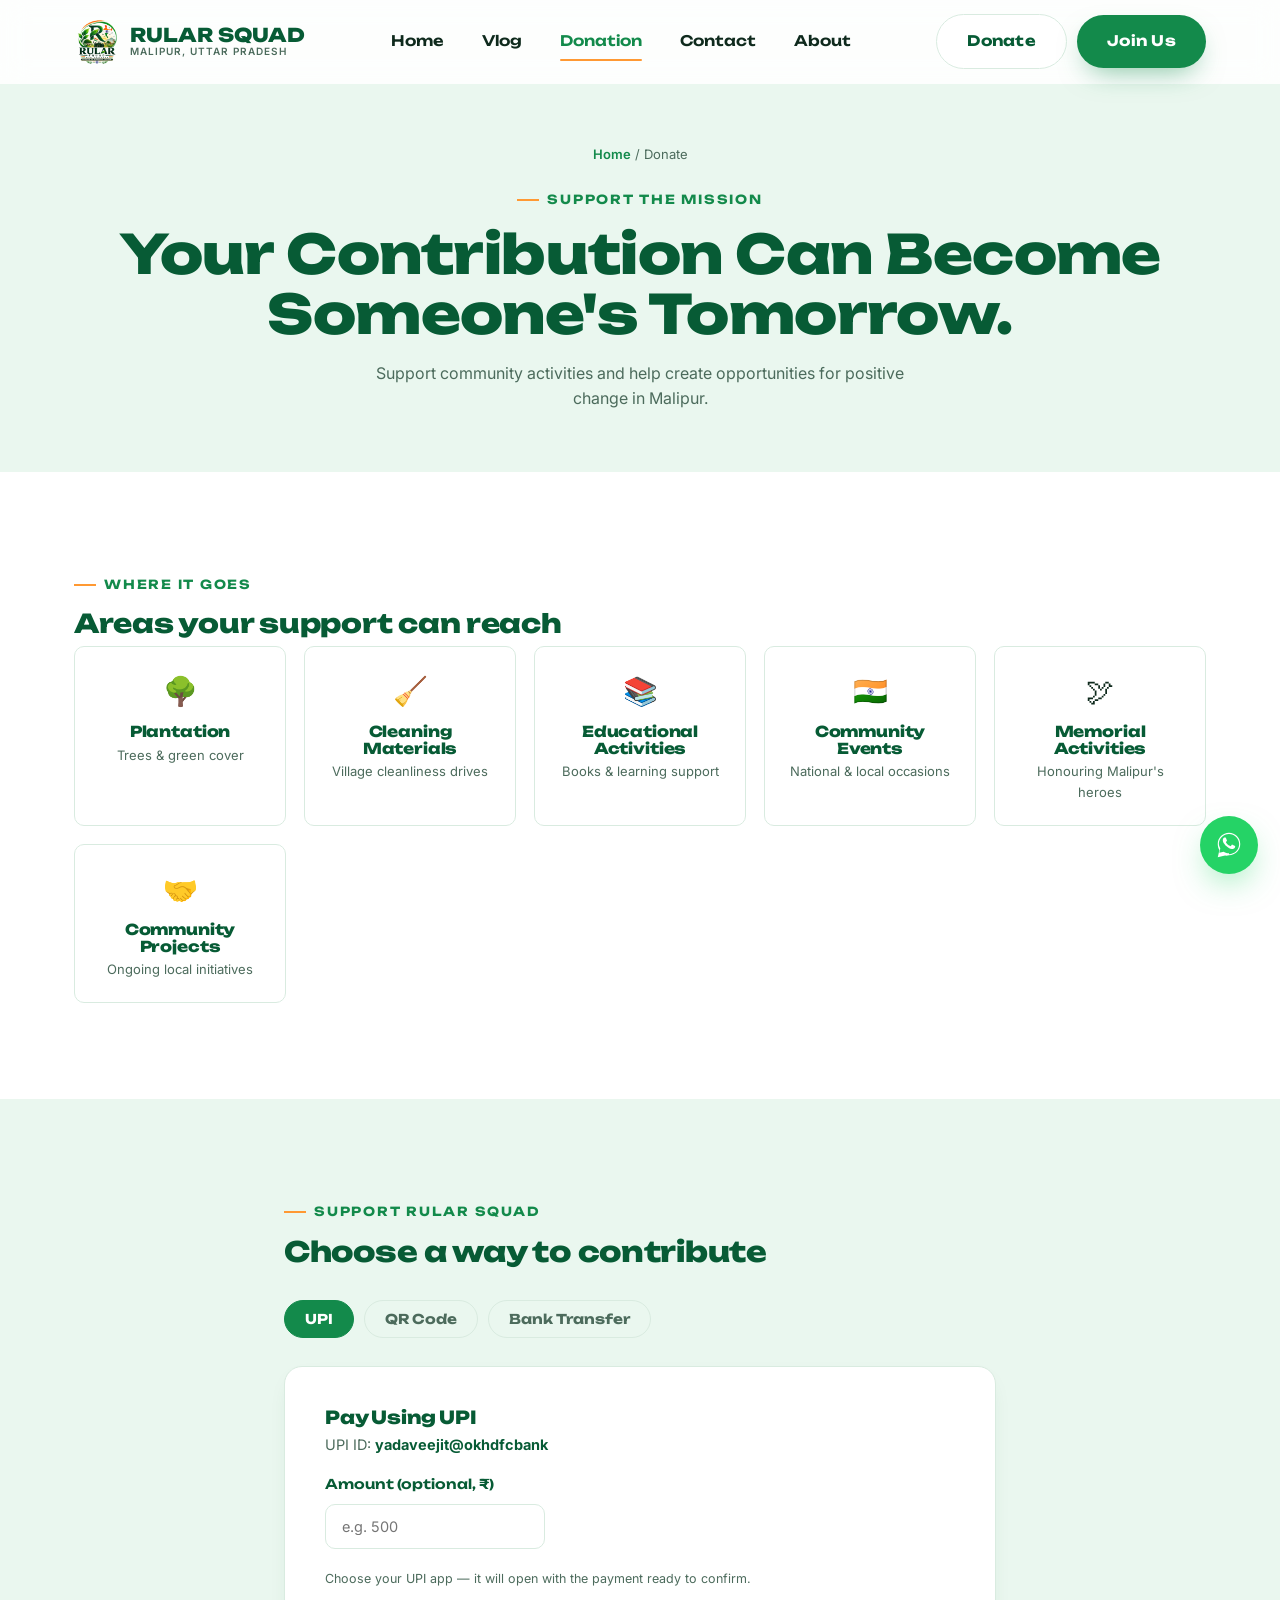
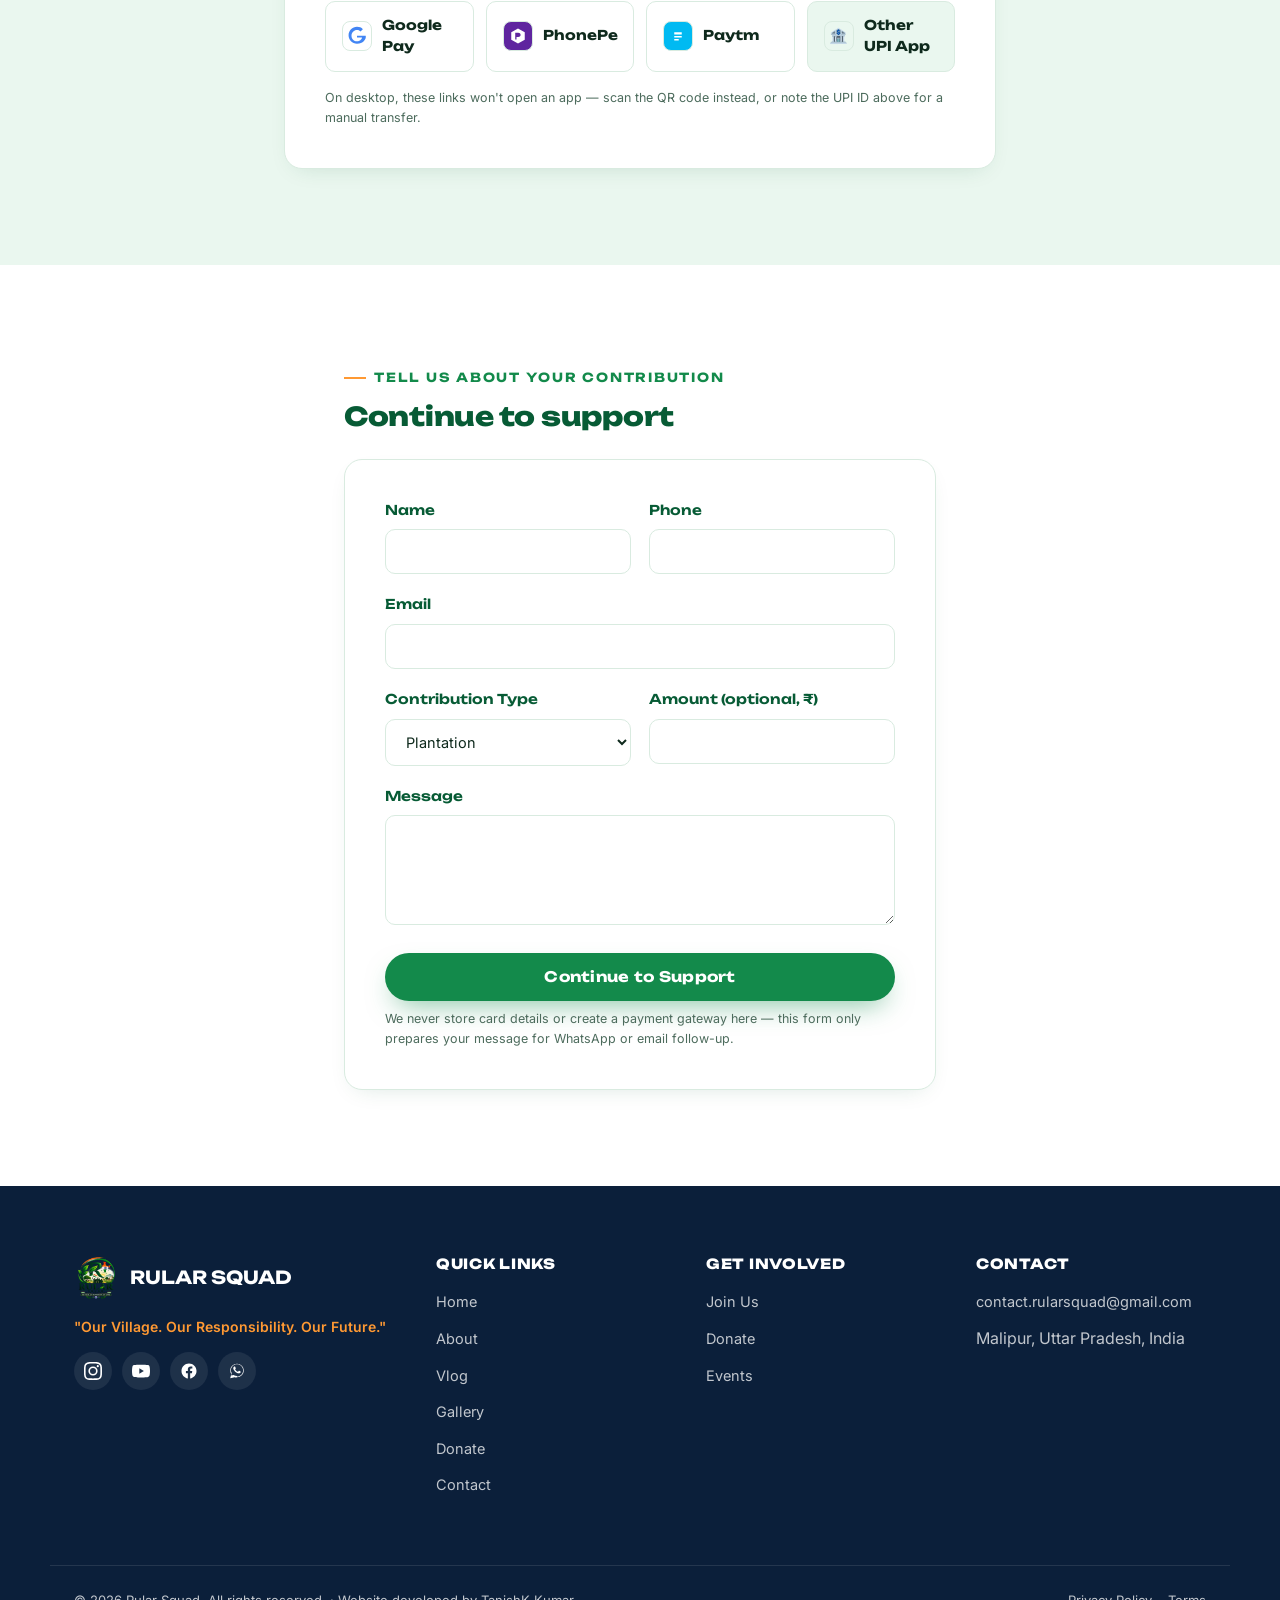
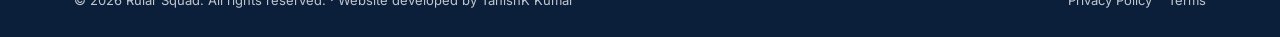
<file: donate.html>
<!DOCTYPE html>
<html lang="en">
<head>
<meta charset="UTF-8">
<meta name="viewport" content="width=device-width, initial-scale=1.0">
<title>Donate | Rular Squad</title>
<meta name="description" content="Support Rular Squad's community work in Malipur, Uttar Pradesh via UPI, QR code or bank transfer.">
<link rel="icon" href="logo.png">
<link rel="stylesheet" href="style.css">
<link rel="stylesheet" href="responsive.css">
<style>.is-disabled{opacity:.5; pointer-events:none;}</style>
</head>
<body>

<header class="navbar">
  <div class="nav-inner">
    <a href="index.html" class="brand">
      <img src="logo.png" alt="Rular Squad logo">
      <span class="brand-word">RULAR SQUAD<span>Malipur, Uttar Pradesh</span></span>
    </a>
    <nav class="nav-links" aria-label="Primary">
      <a href="index.html">Home</a>
      <a href="news.html">Vlog</a>
      <a href="donate.html">Donation</a>
      <a href="contact.html">Contact</a>
      <a href="about.html">About</a>
    </nav>
    <div class="nav-actions">
      <a href="donate.html" class="btn btn-secondary">Donate</a>
      <a href="https://docs.google.com/forms/d/16w0c1QTH7DJI11MlHjnMc1D35bcJsacdhVqRphfm0ss/viewform" target="_blank" rel="noopener noreferrer" class="btn btn-primary">Join Us</a>
      <button class="hamburger" aria-label="Open menu" aria-expanded="false"><span></span></button>
    </div>
  </div>
</header>

<div class="mobile-menu">
  <nav aria-label="Mobile Primary">
    <a href="index.html">Home</a>
    <a href="news.html">Vlog</a>
    <a href="donate.html">Donation</a>
    <a href="contact.html">Contact</a>
    <a href="about.html">About</a>
  </nav>
  <a href="https://docs.google.com/forms/d/16w0c1QTH7DJI11MlHjnMc1D35bcJsacdhVqRphfm0ss/viewform" target="_blank" rel="noopener noreferrer" class="btn btn-primary btn-block">Join Rular Squad</a>
</div>


<a href="#" id="waFloat" class="whatsapp-float" aria-label="Chat with Rular Squad on WhatsApp">
  <svg viewBox="0 0 32 32" aria-hidden="true"><path d="M16.001 3C9.373 3 4 8.373 4 15.001c0 2.339.646 4.525 1.769 6.393L4 29l7.828-1.732A11.94 11.94 0 0 0 16.001 27C22.629 27 28 21.629 28 15.001 28 8.373 22.629 3 16.001 3zm0 21.818c-1.938 0-3.75-.53-5.303-1.453l-.38-.226-4.646 1.028 1.05-4.53-.248-.397A9.77 9.77 0 0 1 5.182 15c0-5.972 4.847-10.818 10.819-10.818 5.971 0 10.818 4.846 10.818 10.818 0 5.972-4.847 10.818-10.818 10.818zm5.93-8.104c-.325-.163-1.922-.949-2.22-1.057-.298-.109-.515-.163-.732.163-.216.325-.84 1.057-1.03 1.274-.19.217-.379.244-.704.081-.325-.163-1.372-.505-2.613-1.61-.966-.86-1.618-1.923-1.808-2.248-.19-.325-.02-.5.143-.663.146-.146.325-.38.488-.57.163-.19.217-.325.325-.542.108-.217.054-.407-.027-.57-.081-.163-.732-1.765-1.004-2.417-.264-.634-.532-.548-.732-.558l-.624-.011c-.217 0-.57.081-.868.407-.298.325-1.137 1.111-1.137 2.71 0 1.6 1.164 3.146 1.326 3.363.163.217 2.291 3.5 5.55 4.91.776.335 1.38.535 1.852.685.778.247 1.486.212 2.045.129.624-.093 1.922-.786 2.193-1.546.271-.76.271-1.411.19-1.546-.081-.136-.298-.217-.624-.38z"/></svg>
</a>

<main>
  <section class="page-hero">
    <div class="container">
      <div class="breadcrumb"><a href="index.html">Home</a> / Donate</div>
      <div class="eyebrow">Support the Mission</div>
      <h1>Your Contribution Can Become Someone's Tomorrow.</h1>
      <p>Support community activities and help create opportunities for positive change in Malipur.</p>
    </div>
  </section>

  <section class="section">
    <div class="container">
      <div class="reveal">
        <div class="eyebrow">Where It Goes</div>
        <h2 class="section-title" style="font-size:26px;">Areas your support can reach</h2>
      </div>
      <div class="support-grid reveal">
        <div class="support-item tilt-card"><div class="glyph">🌳</div><h4>Plantation</h4><p>Trees &amp; green cover</p></div>
        <div class="support-item tilt-card"><div class="glyph">🧹</div><h4>Cleaning Materials</h4><p>Village cleanliness drives</p></div>
        <div class="support-item tilt-card"><div class="glyph">📚</div><h4>Educational Activities</h4><p>Books &amp; learning support</p></div>
        <div class="support-item tilt-card"><div class="glyph">🇮🇳</div><h4>Community Events</h4><p>National &amp; local occasions</p></div>
        <div class="support-item tilt-card"><div class="glyph">🕊</div><h4>Memorial Activities</h4><p>Honouring Malipur's heroes</p></div>
        <div class="support-item tilt-card"><div class="glyph">🤝</div><h4>Community Projects</h4><p>Ongoing local initiatives</p></div>
      </div>
    </div>
  </section>

  <section class="section section--tinted">
    <div class="container" style="max-width:760px;">
      <div class="eyebrow reveal">Support Rular Squad</div>
      <h2 class="section-title reveal" style="font-size:28px; margin-bottom:32px;">Choose a way to contribute</h2>

      <div class="pay-tabs reveal">
        <button class="pay-tab is-active" data-panel="panelUpi">UPI</button>
        <button class="pay-tab" data-panel="panelQr">QR Code</button>
        <button class="pay-tab" data-panel="panelBank">Bank Transfer</button>
      </div>

      <div class="pay-panel is-active" id="panelUpi">
        <div class="form-card">
          <h3 style="font-size:18px; margin-bottom:6px;">Pay Using UPI</h3>
          <p style="color:var(--muted); font-size:14.5px; margin-bottom:18px;">UPI ID: <strong id="upiIdDisplay" style="color:var(--dark-green)">—</strong></p>

          <div class="form-group" style="max-width:220px;">
            <label for="upiAmount">Amount (optional, ₹)</label>
            <input class="input" id="upiAmount" type="number" min="0" placeholder="e.g. 500">
          </div>

          <p style="font-size:12.5px; color:var(--muted); margin:18px 0 12px;">Choose your UPI app — it will open with the payment ready to confirm.</p>
          <div class="upi-app-grid">
            <a href="#" id="upiGpay" class="upi-app-btn">
              <span class="upi-app-icon" style="background:#fff;"><svg viewBox="0 0 24 24" width="22" height="22"><path fill="#4285F4" d="M12 11v2.6h5.5c-.24 1.4-1.7 4.1-5.5 4.1-3.3 0-6-2.7-6-6.1s2.7-6.1 6-6.1c1.9 0 3.1.8 3.8 1.5l2.6-2.5C16.9 2.9 14.7 2 12 2 6.9 2 2.8 6.1 2.8 11.2S6.9 20.4 12 20.4c6.9 0 9.6-4.8 9.6-7.3 0-.5 0-.9-.1-1.3H12z"/></svg></span>
              Google Pay
            </a>
            <a href="#" id="upiPhonepe" class="upi-app-btn">
              <span class="upi-app-icon" style="background:#5f259f;"><svg viewBox="0 0 24 24" width="18" height="18"><path fill="#fff" d="M12 2 3 7v10l9 5 9-5V7l-9-5zm3.5 8.2c0 1.9-1.5 3-3.2 3H10v3.3H8.3V7.5h4c1.7 0 3.2 1.1 3.2 3v-.3z"/></svg></span>
              PhonePe
            </a>
            <a href="#" id="upiPaytm" class="upi-app-btn">
              <span class="upi-app-icon" style="background:#00baf2;"><svg viewBox="0 0 24 24" width="18" height="18"><path fill="#fff" d="M4 4h16v16H4z" opacity="0"/><path fill="#fff" d="M7 7h10v3H7zM7 12h10v2H7zM7 16h6v2H7z"/></svg></span>
              Paytm
            </a>
            <a href="#" id="upiGeneric" class="upi-app-btn upi-app-btn--outline">
              <span class="upi-app-icon" style="background:var(--light-green);">🏦</span>
              Other UPI App
            </a>
          </div>
          <p class="form-note" style="margin-top:16px;">On desktop, these links won't open an app — scan the QR code instead, or note the UPI ID above for a manual transfer.</p>
        </div>
      </div>

      <div class="pay-panel" id="panelQr">
        <div class="form-card">
          <h3 style="font-size:18px; margin-bottom:6px;">Scan the Official QR Code</h3>
          <p style="color:var(--muted); font-size:14.5px; margin-bottom:18px;">Scan with any UPI app to contribute directly.</p>
          <div class="qr-box" id="qrBox">
            <p style="color:var(--muted); font-size:14.5px;">Loading QR code…</p>
          </div>
        </div>
      </div>

      <div class="pay-panel" id="panelBank">
        <div class="form-card">
          <h3 style="font-size:18px; margin-bottom:10px;">Bank Transfer</h3>
          <table class="bank-table">
            <tr><td>Account Name</td><td>[ADD VERIFIED ACCOUNT NAME]</td></tr>
            <tr><td>Bank</td><td>[ADD VERIFIED BANK NAME]</td></tr>
            <tr><td>Account Number</td><td>[ADD VERIFIED ACCOUNT NUMBER]</td></tr>
            <tr><td>IFSC</td><td>[ADD VERIFIED IFSC]</td></tr>
          </table>
        </div>
      </div>
    </div>
  </section>

  <section class="section">
    <div class="container" style="max-width:640px;">
      <div class="eyebrow reveal">Tell Us About Your Contribution</div>
      <h2 class="section-title reveal" style="font-size:26px; margin-bottom:28px;">Continue to support</h2>

      <form class="form-card reveal" id="donateForm">
        <div class="form-row">
          <div class="form-group">
            <label for="dName">Name</label>
            <input class="input" id="dName" name="name" required>
          </div>
          <div class="form-group">
            <label for="dPhone">Phone</label>
            <input class="input" id="dPhone" name="phone" type="tel" required>
          </div>
        </div>
        <div class="form-group">
          <label for="dEmail">Email</label>
          <input class="input" id="dEmail" name="email" type="email">
        </div>
        <div class="form-row">
          <div class="form-group">
            <label for="dType">Contribution Type</label>
            <select class="input" id="dType" name="type">
              <option>Plantation</option>
              <option>Cleaning Materials</option>
              <option>Educational Activities</option>
              <option>Community Events</option>
              <option>Memorial Activities</option>
              <option>Community Projects</option>
              <option>General Support</option>
            </select>
          </div>
          <div class="form-group">
            <label for="dAmount">Amount (optional, ₹)</label>
            <input class="input" id="dAmount" name="amount" type="number" min="0">
          </div>
        </div>
        <div class="form-group">
          <label for="dMessage">Message</label>
          <textarea id="dMessage" name="message"></textarea>
        </div>
        <button type="submit" class="btn btn-primary btn-block" id="donateSubmit" data-whatsapp-gate data-fallback-text="WhatsApp contact coming soon">Continue to Support</button>
        <div class="form-status" id="donateStatus"></div>
        <p class="form-note">We never store card details or create a payment gateway here — this form only prepares your message for WhatsApp or email follow-up.</p>
      </form>
    </div>
  </section>
</main>

<footer class="footer">
  <div class="container footer-grid">
    <div>
      <div class="footer-brand">
        <img src="logo.png" alt="Rular Squad logo">
        <strong>RULAR SQUAD</strong>
      </div>
      <p class="tag">"Our Village. Our Responsibility. Our Future."</p>
      <div class="footer-social" id="footerSocial"></div>
    </div>
    <div>
      <h4>Quick Links</h4>
      <ul>
        <li><a href="index.html">Home</a></li>
        <li><a href="about.html">About</a></li>
        <li><a href="news.html">Vlog</a></li>
        <li><a href="gallery.html">Gallery</a></li>
        <li><a href="donate.html">Donate</a></li>
        <li><a href="contact.html">Contact</a></li>
      </ul>
    </div>
    <div>
      <h4>Get Involved</h4>
      <ul>
        <li><a href="https://docs.google.com/forms/d/16w0c1QTH7DJI11MlHjnMc1D35bcJsacdhVqRphfm0ss/viewform" target="_blank" rel="noopener noreferrer">Join Us</a></li>
        <li><a href="donate.html">Donate</a></li>
        <li><a href="events.html">Events</a></li>
      </ul>
    </div>
    <div>
      <h4>Contact</h4>
      <ul>
        <li><a href="mailto:contact.rularsquad@gmail.com">contact.rularsquad@gmail.com</a></li>
        <li>Malipur, Uttar Pradesh, India</li>
      </ul>
    </div>
  </div>
  <div class="container footer-bottom">
    <span>© 2026 Rular Squad. All rights reserved. · Website developed by TanishK Kumar</span>
    <span><a href="privacy.html">Privacy Policy</a><a href="terms.html">Terms</a></span>
  </div>
</footer>

<script src="config.js"></script>
<script src="social-icons.js"></script>
<script src="navigation.js"></script>
<script src="animations.js"></script>
<script src="tilt.js"></script>
<script src="donate.js"></script>
</body>
</html>
</file>
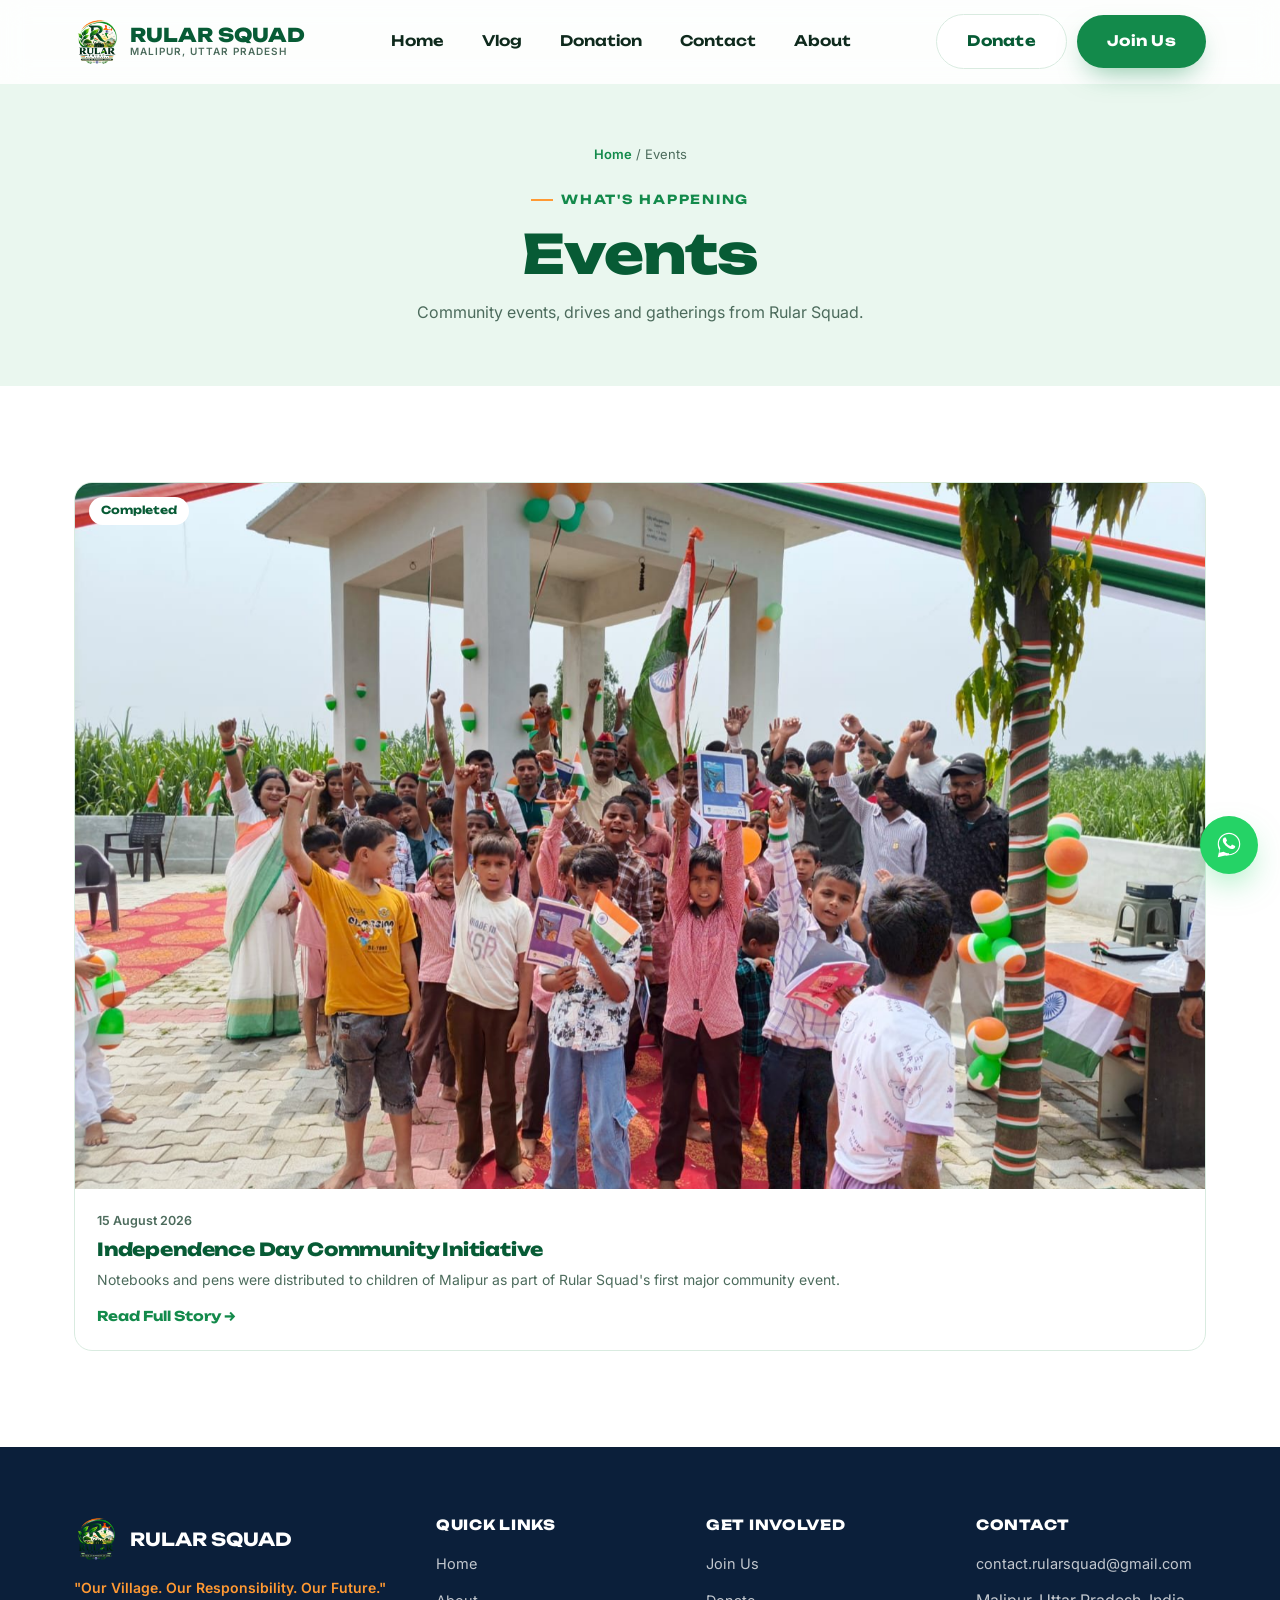
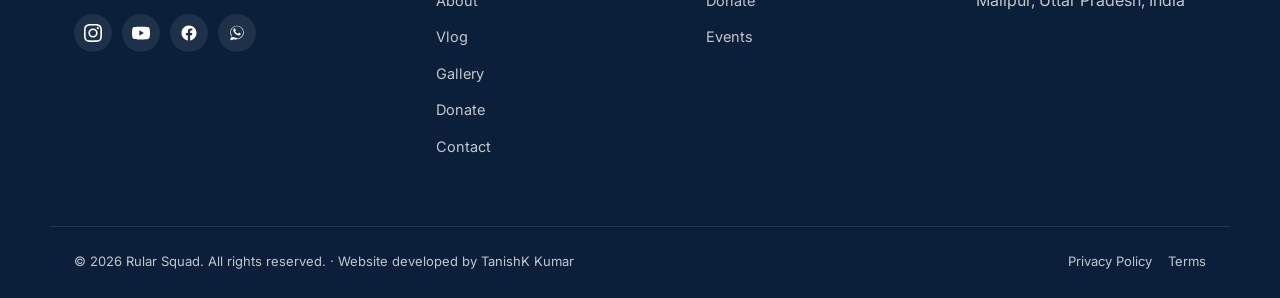
<file: events.html>
<!DOCTYPE html>
<html lang="en">
<head>
<meta charset="UTF-8">
<meta name="viewport" content="width=device-width, initial-scale=1.0">
<title>Events | Rular Squad</title>
<meta name="description" content="Upcoming and past community events organised by Rular Squad in Malipur.">
<link rel="icon" href="logo.png">
<link rel="stylesheet" href="style.css">
<link rel="stylesheet" href="responsive.css">
</head>
<body>

<header class="navbar">
  <div class="nav-inner">
    <a href="index.html" class="brand">
      <img src="logo.png" alt="Rular Squad logo">
      <span class="brand-word">RULAR SQUAD<span>Malipur, Uttar Pradesh</span></span>
    </a>
    <nav class="nav-links" aria-label="Primary">
      <a href="index.html">Home</a>
      <a href="news.html">Vlog</a>
      <a href="donate.html">Donation</a>
      <a href="contact.html">Contact</a>
      <a href="about.html">About</a>
    </nav>
    <div class="nav-actions">
      <a href="donate.html" class="btn btn-secondary">Donate</a>
      <a href="https://docs.google.com/forms/d/16w0c1QTH7DJI11MlHjnMc1D35bcJsacdhVqRphfm0ss/viewform" target="_blank" rel="noopener noreferrer" class="btn btn-primary">Join Us</a>
      <button class="hamburger" aria-label="Open menu" aria-expanded="false"><span></span></button>
    </div>
  </div>
</header>

<div class="mobile-menu">
  <nav aria-label="Mobile Primary">
    <a href="index.html">Home</a>
    <a href="news.html">Vlog</a>
    <a href="donate.html">Donation</a>
    <a href="contact.html">Contact</a>
    <a href="about.html">About</a>
  </nav>
  <a href="https://docs.google.com/forms/d/16w0c1QTH7DJI11MlHjnMc1D35bcJsacdhVqRphfm0ss/viewform" target="_blank" rel="noopener noreferrer" class="btn btn-primary btn-block">Join Rular Squad</a>
</div>


<a href="#" id="waFloat" class="whatsapp-float" aria-label="Chat with Rular Squad on WhatsApp">
  <svg viewBox="0 0 32 32" aria-hidden="true"><path d="M16.001 3C9.373 3 4 8.373 4 15.001c0 2.339.646 4.525 1.769 6.393L4 29l7.828-1.732A11.94 11.94 0 0 0 16.001 27C22.629 27 28 21.629 28 15.001 28 8.373 22.629 3 16.001 3zm0 21.818c-1.938 0-3.75-.53-5.303-1.453l-.38-.226-4.646 1.028 1.05-4.53-.248-.397A9.77 9.77 0 0 1 5.182 15c0-5.972 4.847-10.818 10.819-10.818 5.971 0 10.818 4.846 10.818 10.818 0 5.972-4.847 10.818-10.818 10.818zm5.93-8.104c-.325-.163-1.922-.949-2.22-1.057-.298-.109-.515-.163-.732.163-.216.325-.84 1.057-1.03 1.274-.19.217-.379.244-.704.081-.325-.163-1.372-.505-2.613-1.61-.966-.86-1.618-1.923-1.808-2.248-.19-.325-.02-.5.143-.663.146-.146.325-.38.488-.57.163-.19.217-.325.325-.542.108-.217.054-.407-.027-.57-.081-.163-.732-1.765-1.004-2.417-.264-.634-.532-.548-.732-.558l-.624-.011c-.217 0-.57.081-.868.407-.298.325-1.137 1.111-1.137 2.71 0 1.6 1.164 3.146 1.326 3.363.163.217 2.291 3.5 5.55 4.91.776.335 1.38.535 1.852.685.778.247 1.486.212 2.045.129.624-.093 1.922-.786 2.193-1.546.271-.76.271-1.411.19-1.546-.081-.136-.298-.217-.624-.38z"/></svg>
</a>

<main>
  <section class="page-hero">
    <div class="container">
      <div class="breadcrumb"><a href="index.html">Home</a> / Events</div>
      <div class="eyebrow">What's Happening</div>
      <h1>Events</h1>
      <p>Community events, drives and gatherings from Rular Squad.</p>
    </div>
  </section>

  <section class="section">
    <div class="container">
      <div class="post-grid reveal">
        <article class="post-card reveal-3d tilt-card">
          <div class="post-thumb">
            <img src="children-cheering-03.jpg" alt="Independence Day Community Initiative" loading="lazy">
            <span class="post-tag">Completed</span>
          </div>
          <div class="post-body">
            <div class="post-date">15 August 2026</div>
            <h3>Independence Day Community Initiative</h3>
            <p>Notebooks and pens were distributed to children of Malipur as part of Rular Squad's first major community event.</p>
            <a class="card-link" href="independence-day-event.html" style="margin-top:14px;">Read Full Story →</a>
          </div>
        </article>
      </div>
    </div>
  </section>
</main>

<footer class="footer">
  <div class="container footer-grid">
    <div>
      <div class="footer-brand">
        <img src="logo.png" alt="Rular Squad logo">
        <strong>RULAR SQUAD</strong>
      </div>
      <p class="tag">"Our Village. Our Responsibility. Our Future."</p>
      <div class="footer-social" id="footerSocial"></div>
    </div>
    <div>
      <h4>Quick Links</h4>
      <ul>
        <li><a href="index.html">Home</a></li>
        <li><a href="about.html">About</a></li>
        <li><a href="news.html">Vlog</a></li>
        <li><a href="gallery.html">Gallery</a></li>
        <li><a href="donate.html">Donate</a></li>
        <li><a href="contact.html">Contact</a></li>
      </ul>
    </div>
    <div>
      <h4>Get Involved</h4>
      <ul>
        <li><a href="https://docs.google.com/forms/d/16w0c1QTH7DJI11MlHjnMc1D35bcJsacdhVqRphfm0ss/viewform" target="_blank" rel="noopener noreferrer">Join Us</a></li>
        <li><a href="donate.html">Donate</a></li>
        <li><a href="events.html">Events</a></li>
      </ul>
    </div>
    <div>
      <h4>Contact</h4>
      <ul>
        <li><a href="mailto:contact.rularsquad@gmail.com">contact.rularsquad@gmail.com</a></li>
        <li>Malipur, Uttar Pradesh, India</li>
      </ul>
    </div>
  </div>
  <div class="container footer-bottom">
    <span>© 2026 Rular Squad. All rights reserved. · Website developed by TanishK Kumar</span>
    <span><a href="privacy.html">Privacy Policy</a><a href="terms.html">Terms</a></span>
  </div>
</footer>

<script src="config.js"></script>
<script src="social-icons.js"></script>
<script src="navigation.js"></script>
<script src="animations.js"></script>
<script src="tilt.js"></script>
</body>
</html>
</file>
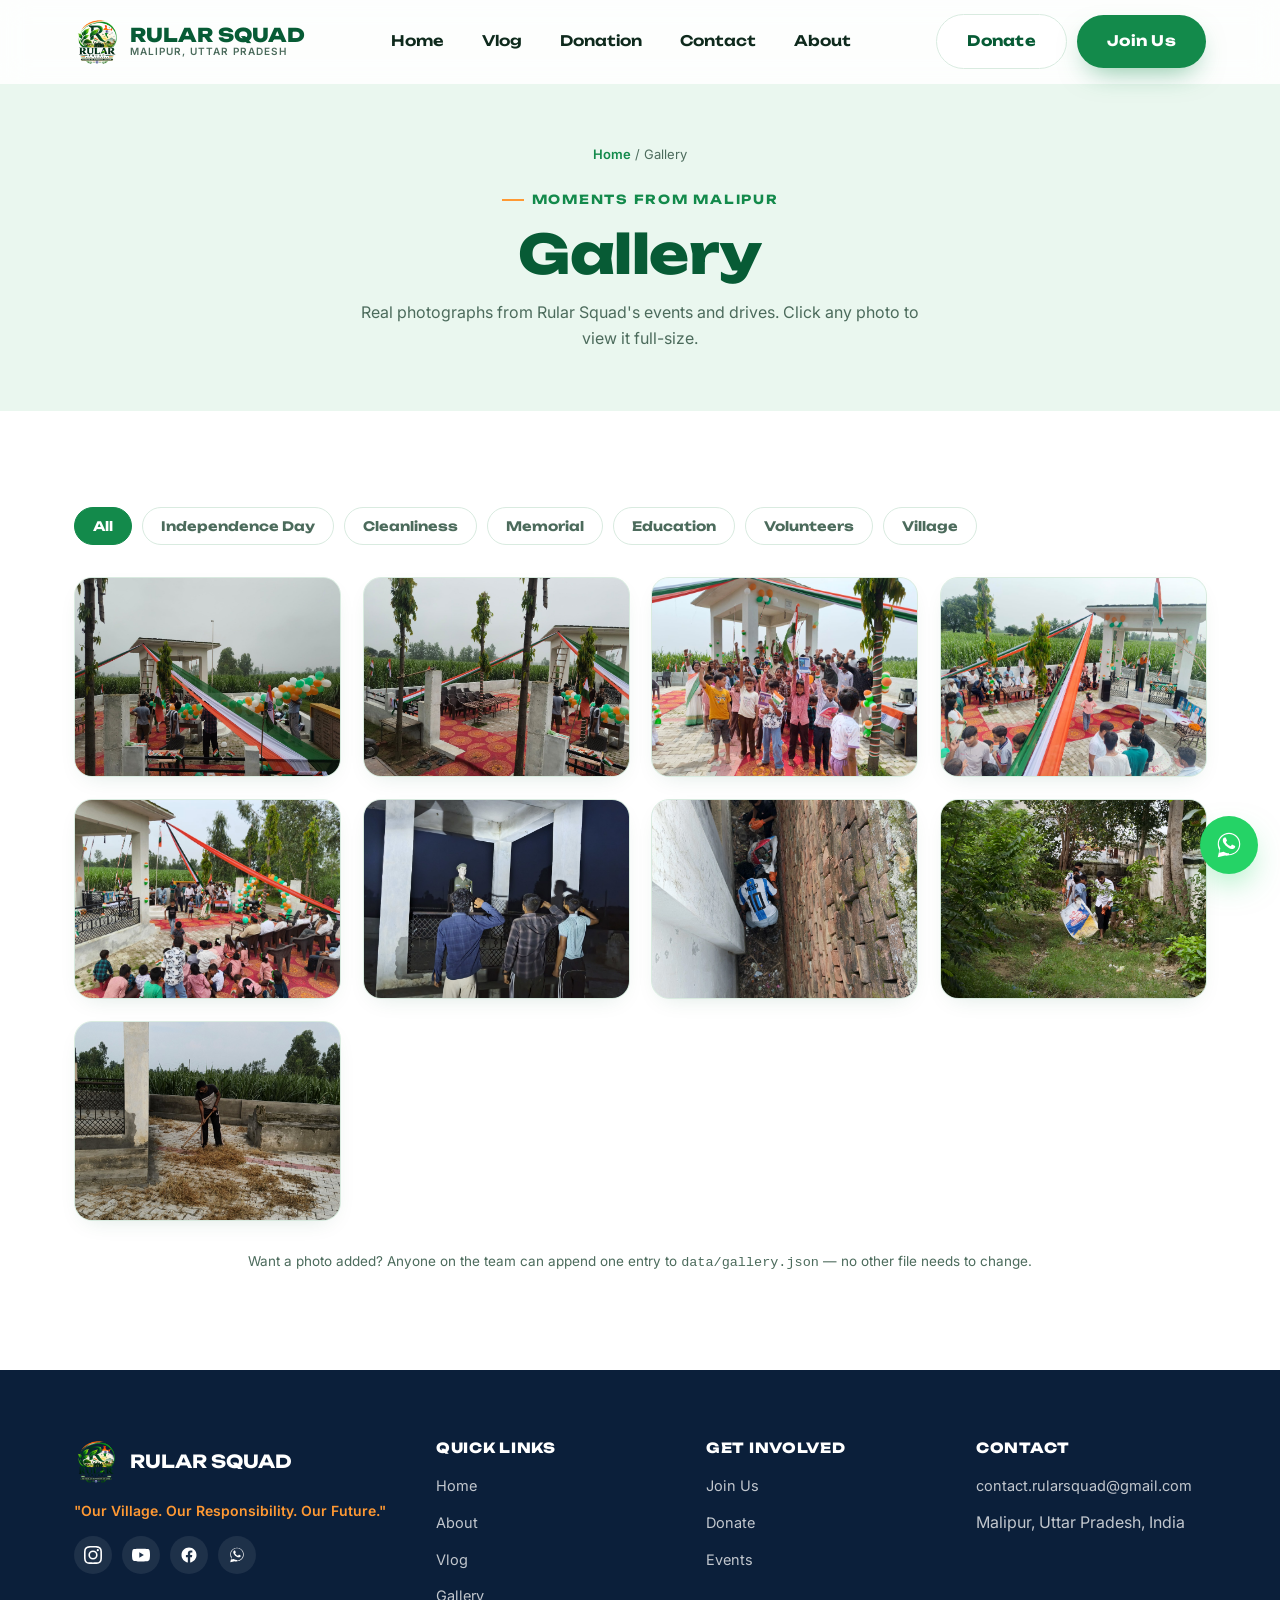
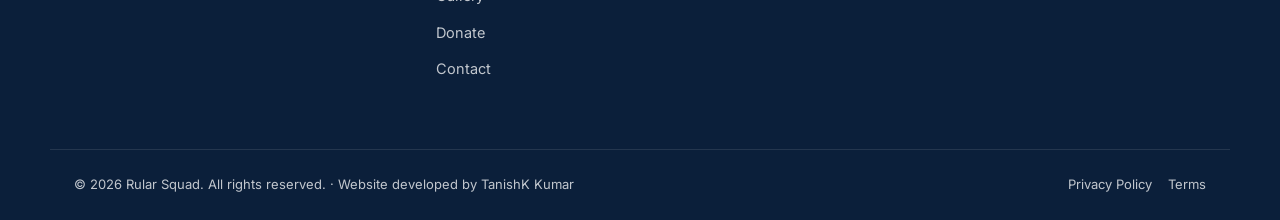
<file: gallery.html>
<!DOCTYPE html>
<html lang="en">
<head>
<meta charset="UTF-8">
<meta name="viewport" content="width=device-width, initial-scale=1.0">
<title>Gallery | Rular Squad</title>
<meta name="description" content="Photos and moments from Rular Squad's community work in Malipur, Uttar Pradesh.">
<link rel="icon" href="logo.png">
<link rel="stylesheet" href="style.css">
<link rel="stylesheet" href="responsive.css">
</head>
<body>

<header class="navbar">
  <div class="nav-inner">
    <a href="index.html" class="brand">
      <img src="logo.png" alt="Rular Squad logo">
      <span class="brand-word">RULAR SQUAD<span>Malipur, Uttar Pradesh</span></span>
    </a>
    <nav class="nav-links" aria-label="Primary">
      <a href="index.html">Home</a>
      <a href="news.html">Vlog</a>
      <a href="donate.html">Donation</a>
      <a href="contact.html">Contact</a>
      <a href="about.html">About</a>
    </nav>
    <div class="nav-actions">
      <a href="donate.html" class="btn btn-secondary">Donate</a>
      <a href="https://docs.google.com/forms/d/16w0c1QTH7DJI11MlHjnMc1D35bcJsacdhVqRphfm0ss/viewform" target="_blank" rel="noopener noreferrer" class="btn btn-primary">Join Us</a>
      <button class="hamburger" aria-label="Open menu" aria-expanded="false"><span></span></button>
    </div>
  </div>
</header>

<div class="mobile-menu">
  <nav aria-label="Mobile Primary">
    <a href="index.html">Home</a>
    <a href="news.html">Vlog</a>
    <a href="donate.html">Donation</a>
    <a href="contact.html">Contact</a>
    <a href="about.html">About</a>
  </nav>
  <a href="https://docs.google.com/forms/d/16w0c1QTH7DJI11MlHjnMc1D35bcJsacdhVqRphfm0ss/viewform" target="_blank" rel="noopener noreferrer" class="btn btn-primary btn-block">Join Rular Squad</a>
</div>

<a href="#" id="waFloat" class="whatsapp-float" aria-label="Chat with Rular Squad on WhatsApp">
  <svg viewBox="0 0 32 32" aria-hidden="true"><path d="M16.001 3C9.373 3 4 8.373 4 15.001c0 2.339.646 4.525 1.769 6.393L4 29l7.828-1.732A11.94 11.94 0 0 0 16.001 27C22.629 27 28 21.629 28 15.001 28 8.373 22.629 3 16.001 3zm0 21.818c-1.938 0-3.75-.53-5.303-1.453l-.38-.226-4.646 1.028 1.05-4.53-.248-.397A9.77 9.77 0 0 1 5.182 15c0-5.972 4.847-10.818 10.819-10.818 5.971 0 10.818 4.846 10.818 10.818 0 5.972-4.847 10.818-10.818 10.818zm5.93-8.104c-.325-.163-1.922-.949-2.22-1.057-.298-.109-.515-.163-.732.163-.216.325-.84 1.057-1.03 1.274-.19.217-.379.244-.704.081-.325-.163-1.372-.505-2.613-1.61-.966-.86-1.618-1.923-1.808-2.248-.19-.325-.02-.5.143-.663.146-.146.325-.38.488-.57.163-.19.217-.325.325-.542.108-.217.054-.407-.027-.57-.081-.163-.732-1.765-1.004-2.417-.264-.634-.532-.548-.732-.558l-.624-.011c-.217 0-.57.081-.868.407-.298.325-1.137 1.111-1.137 2.71 0 1.6 1.164 3.146 1.326 3.363.163.217 2.291 3.5 5.55 4.91.776.335 1.38.535 1.852.685.778.247 1.486.212 2.045.129.624-.093 1.922-.786 2.193-1.546.271-.76.271-1.411.19-1.546-.081-.136-.298-.217-.624-.38z"/></svg>
</a>

<main>
  <section class="page-hero">
    <div class="container">
      <div class="breadcrumb"><a href="index.html">Home</a> / Gallery</div>
      <div class="eyebrow">Moments from Malipur</div>
      <h1>Gallery</h1>
      <p>Real photographs from Rular Squad's events and drives. Click any photo to view it full-size.</p>
    </div>
  </section>

  <section class="section">
    <div class="container">
      <div class="gallery-filter-tabs">
        <button class="filter-tab is-active" data-gfilter="all">All</button>
        <button class="filter-tab" data-gfilter="independence-day">Independence Day</button>
        <button class="filter-tab" data-gfilter="cleanliness">Cleanliness</button>
        <button class="filter-tab" data-gfilter="memorial">Memorial</button>
        <button class="filter-tab" data-gfilter="education">Education</button>
        <button class="filter-tab" data-gfilter="volunteers">Volunteers</button>
        <button class="filter-tab" data-gfilter="village">Village</button>
      </div>

      <div class="gallery-grid" id="galleryGrid"></div>

      <p style="text-align:center; color:var(--muted); font-size:13.5px; margin-top:30px;">
        Want a photo added? Anyone on the team can append one entry to <code>data/gallery.json</code> — no other file needs to change.
      </p>
    </div>
  </section>
</main>

<footer class="footer">
  <div class="container footer-grid">
    <div>
      <div class="footer-brand">
        <img src="logo.png" alt="Rular Squad logo">
        <strong>RULAR SQUAD</strong>
      </div>
      <p class="tag">"Our Village. Our Responsibility. Our Future."</p>
      <div class="footer-social" id="footerSocial"></div>
    </div>
    <div>
      <h4>Quick Links</h4>
      <ul>
        <li><a href="index.html">Home</a></li>
        <li><a href="about.html">About</a></li>
        <li><a href="news.html">Vlog</a></li>
        <li><a href="gallery.html">Gallery</a></li>
        <li><a href="donate.html">Donate</a></li>
        <li><a href="contact.html">Contact</a></li>
      </ul>
    </div>
    <div>
      <h4>Get Involved</h4>
      <ul>
        <li><a href="https://docs.google.com/forms/d/16w0c1QTH7DJI11MlHjnMc1D35bcJsacdhVqRphfm0ss/viewform" target="_blank" rel="noopener noreferrer">Join Us</a></li>
        <li><a href="donate.html">Donate</a></li>
        <li><a href="events.html">Events</a></li>
      </ul>
    </div>
    <div>
      <h4>Contact</h4>
      <ul>
        <li><a href="mailto:contact.rularsquad@gmail.com">contact.rularsquad@gmail.com</a></li>
        <li>Malipur, Uttar Pradesh, India</li>
      </ul>
    </div>
  </div>
  <div class="container footer-bottom">
    <span>© 2026 Rular Squad. All rights reserved. · Website developed by TanishK Kumar</span>
    <span><a href="privacy.html">Privacy Policy</a><a href="terms.html">Terms</a></span>
  </div>
</footer>

<script src="config.js"></script>
<script src="navigation.js"></script>
<script src="animations.js"></script>
<script src="tilt.js"></script>
<script src="social-icons.js"></script>
<script src="gallery.js"></script>
</body>
</html>
</file>
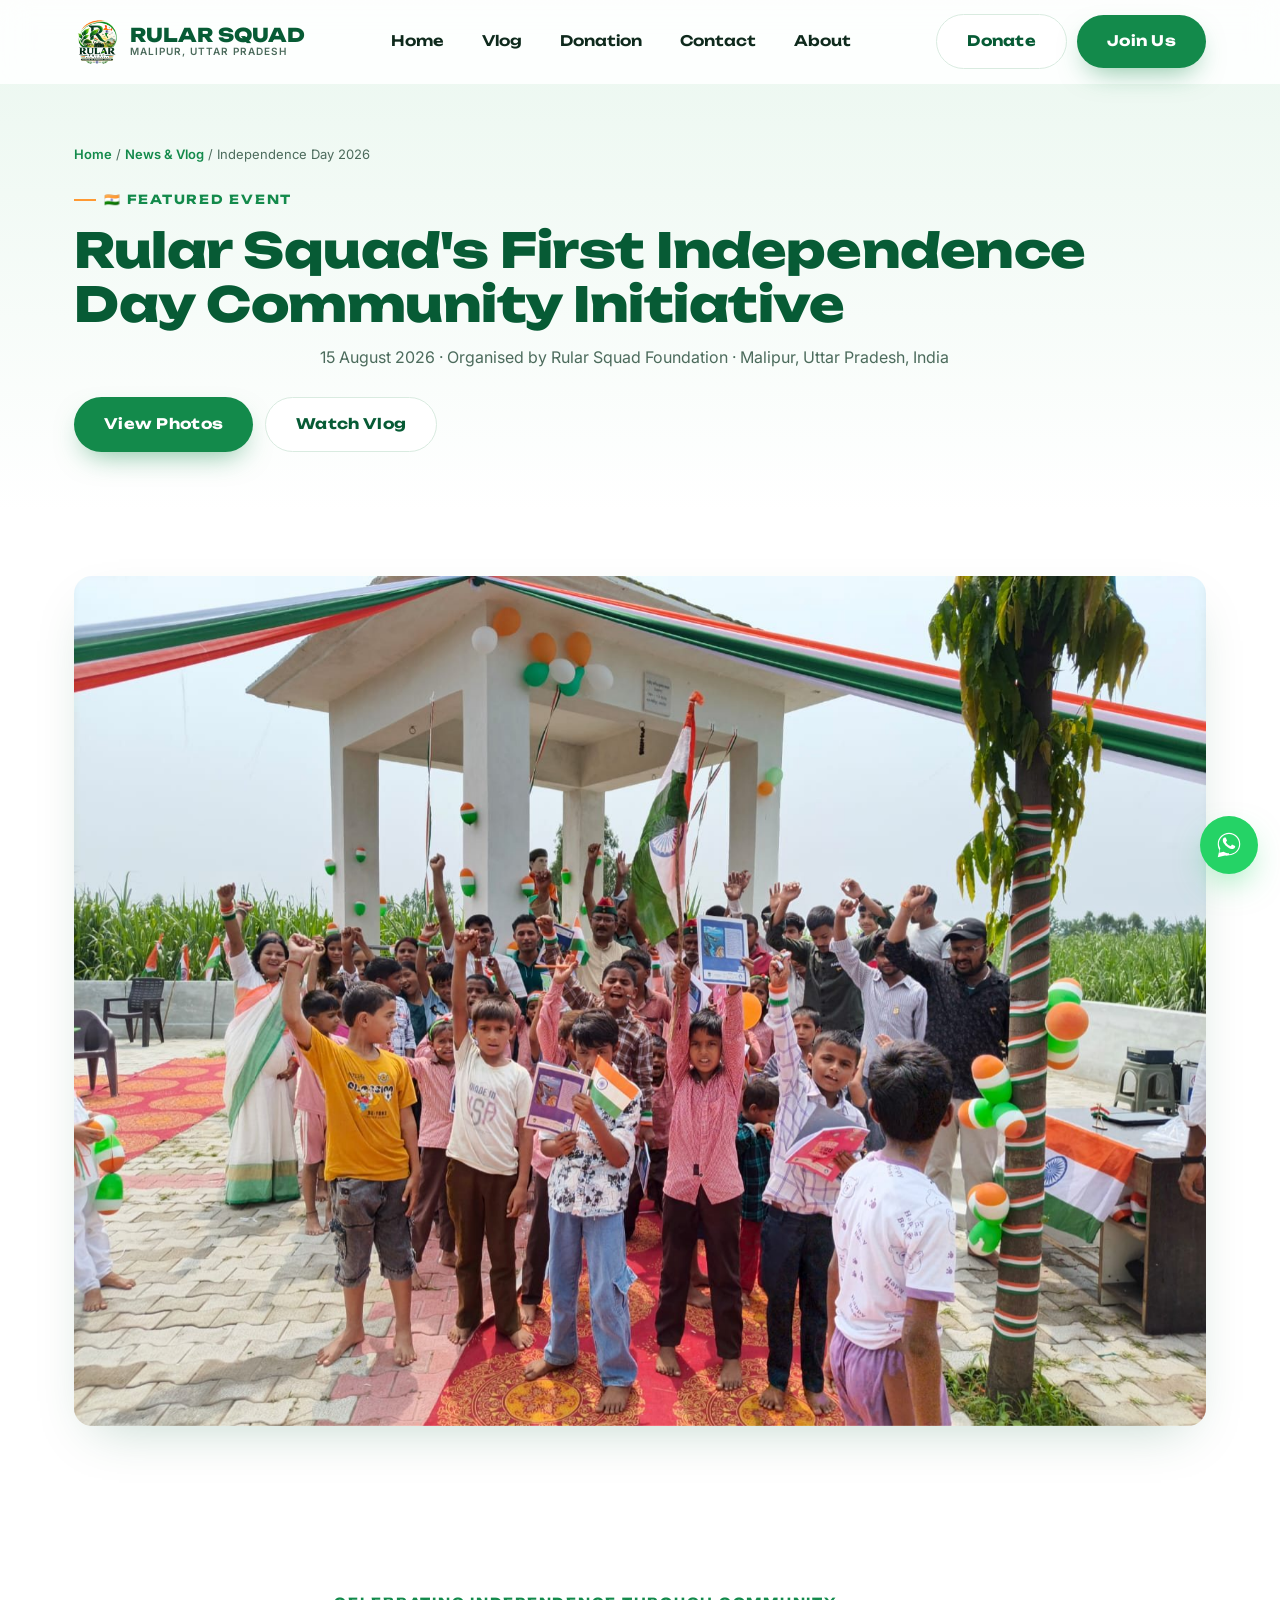
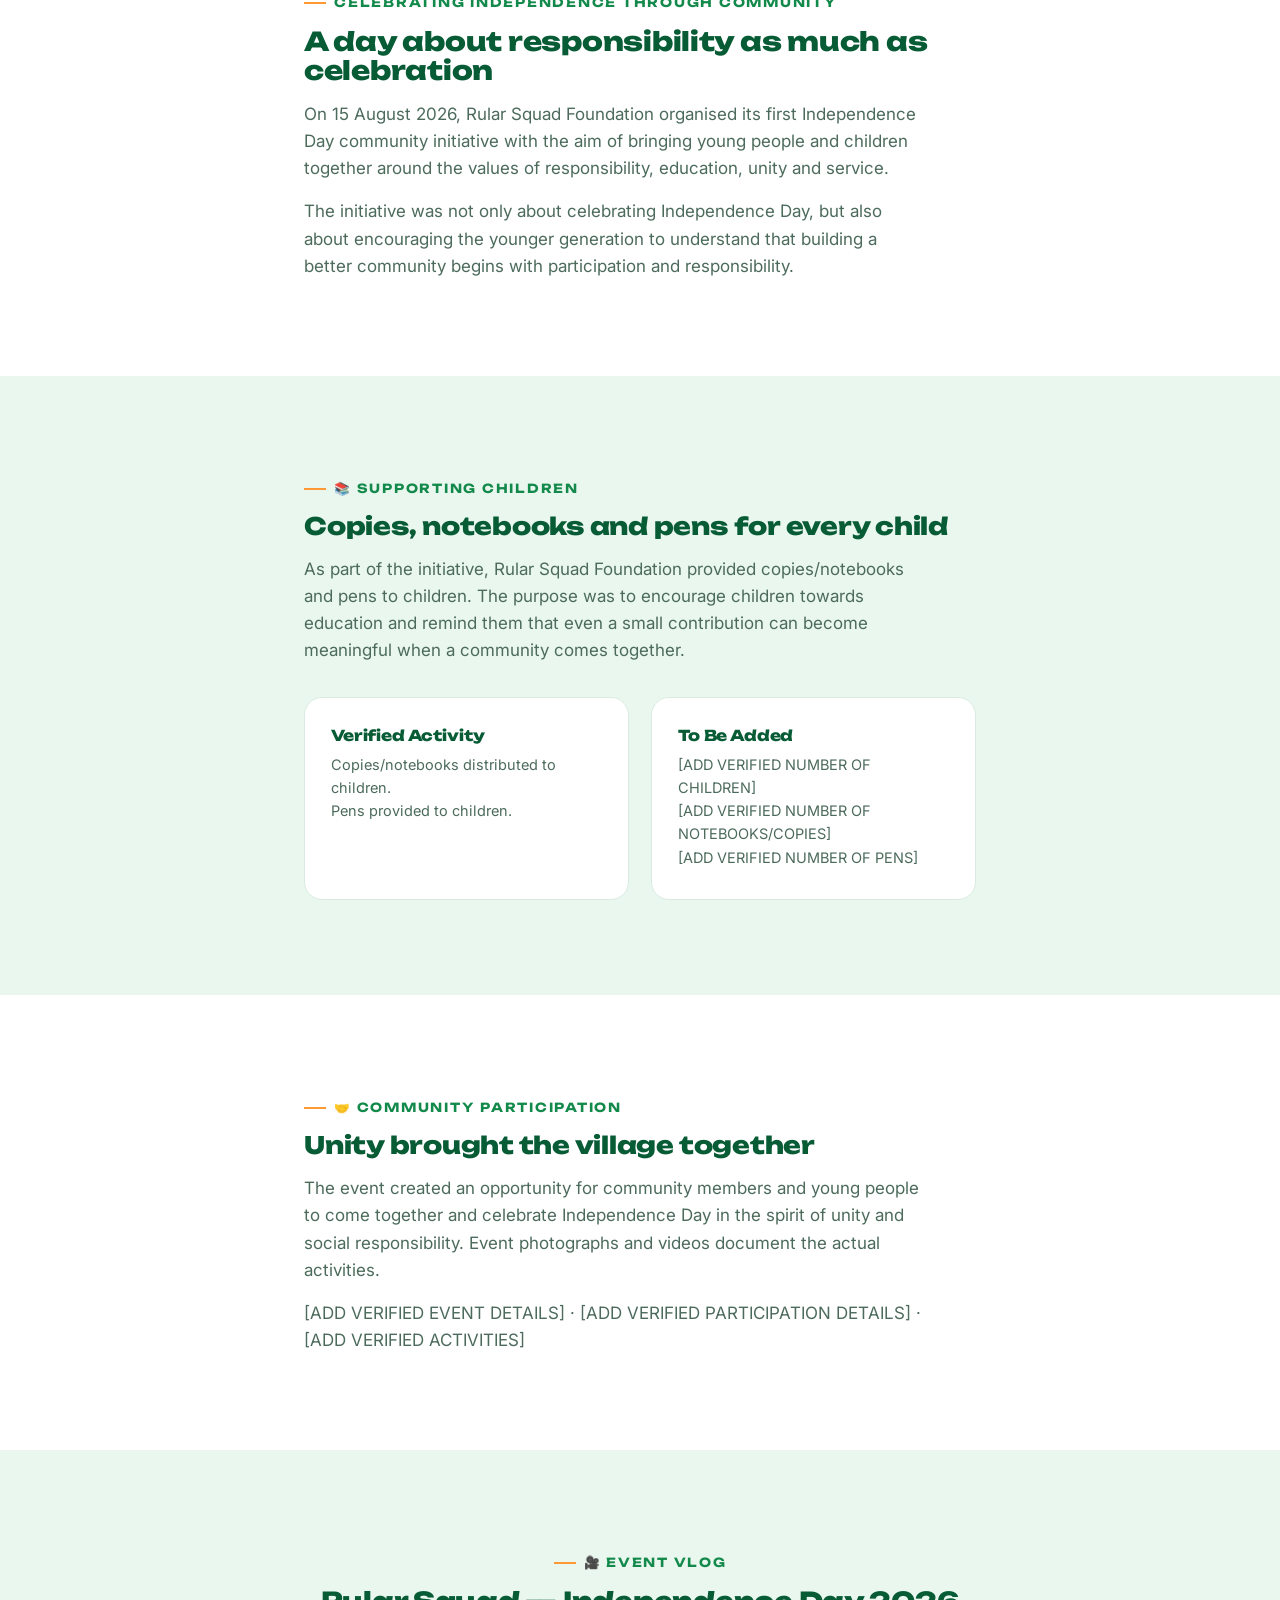
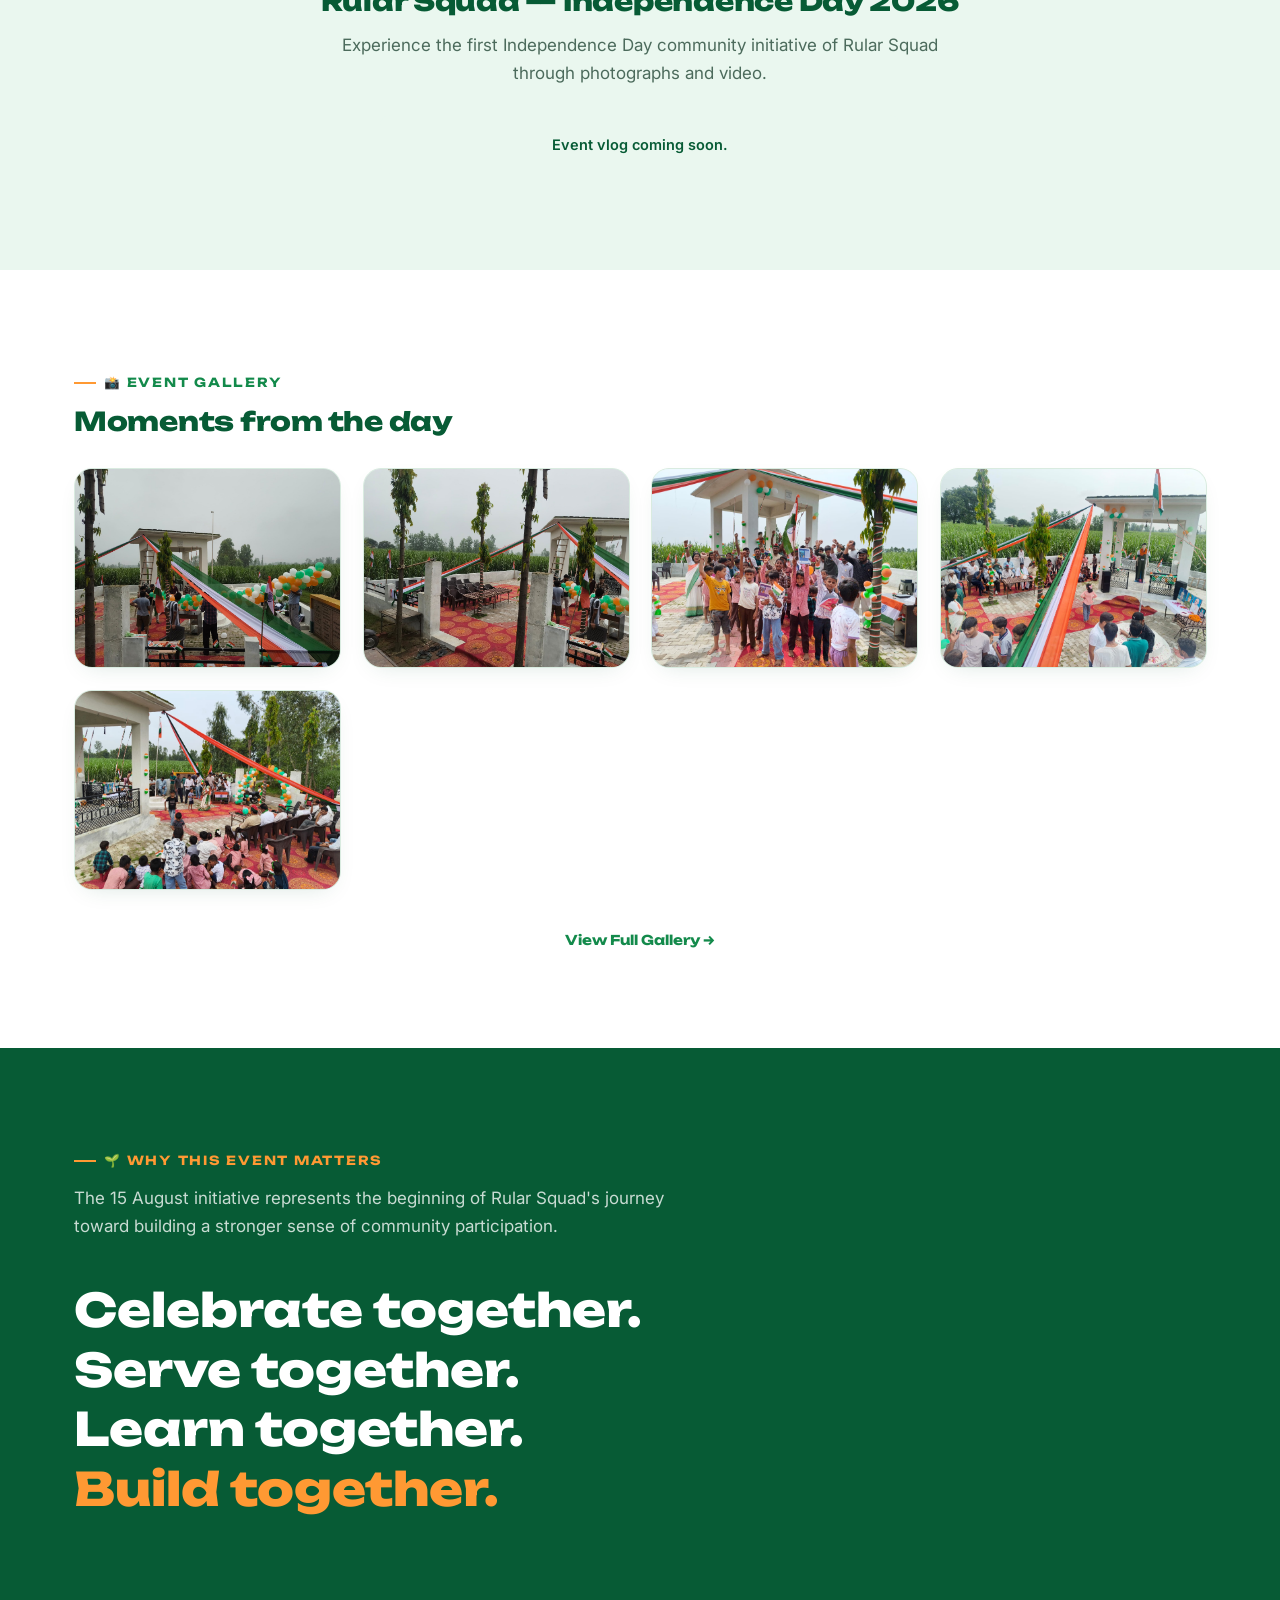
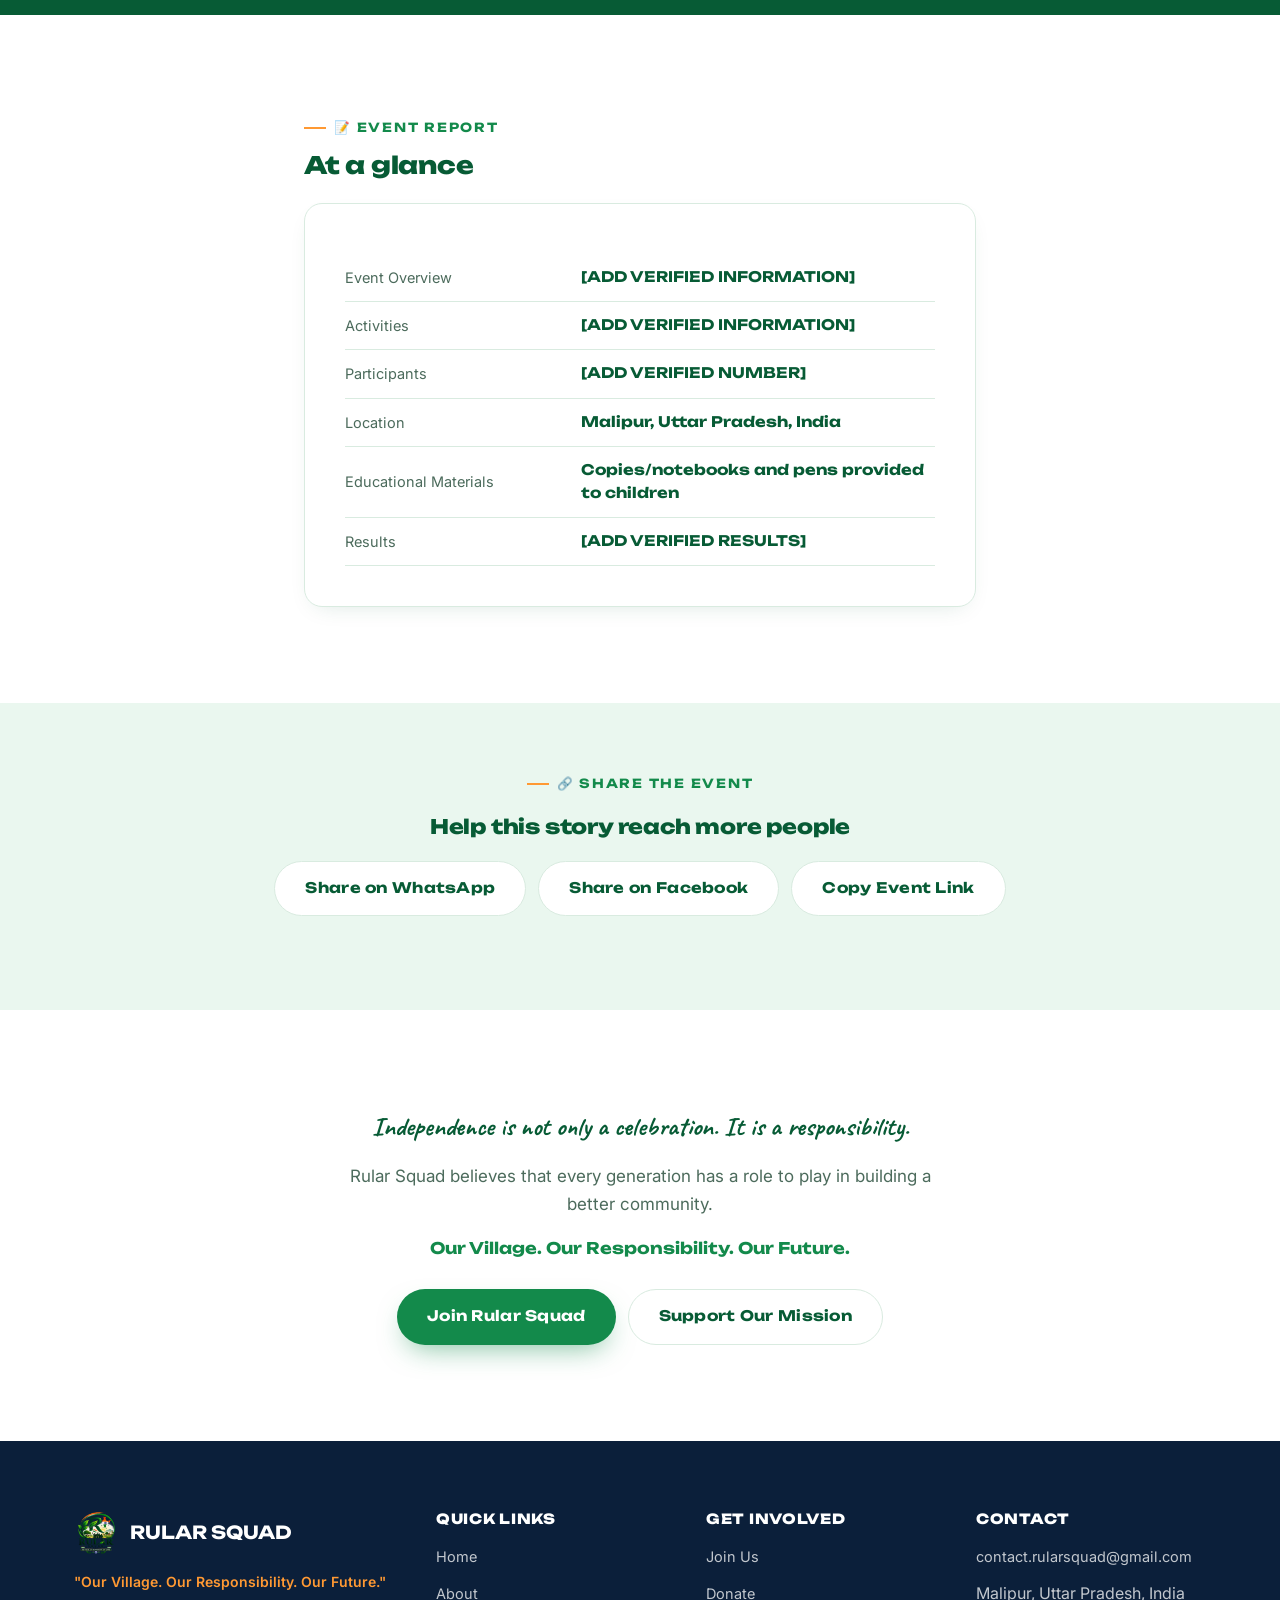
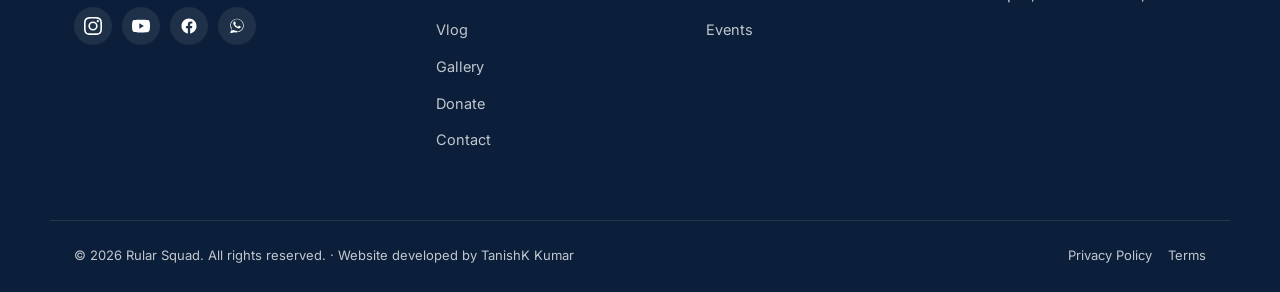
<file: independence-day-event.html>
<!DOCTYPE html>
<html lang="en">
<head>
<meta charset="UTF-8">
<meta name="viewport" content="width=device-width, initial-scale=1.0">
<title>Independence Day Community Initiative — 15 August 2026 | Rular Squad</title>
<meta name="description" content="Rular Squad Foundation organised its first Independence Day community initiative on 15 August 2026 in Malipur, Uttar Pradesh, providing notebooks and pens to children.">
<link rel="icon" href="logo.png">
<link rel="stylesheet" href="style.css">
<link rel="stylesheet" href="responsive.css">
</head>
<body>

<header class="navbar">
  <div class="nav-inner">
    <a href="index.html" class="brand">
      <img src="logo.png" alt="Rular Squad logo">
      <span class="brand-word">RULAR SQUAD<span>Malipur, Uttar Pradesh</span></span>
    </a>
    <nav class="nav-links" aria-label="Primary">
      <a href="index.html">Home</a>
      <a href="news.html">Vlog</a>
      <a href="donate.html">Donation</a>
      <a href="contact.html">Contact</a>
      <a href="about.html">About</a>
    </nav>
    <div class="nav-actions">
      <a href="donate.html" class="btn btn-secondary">Donate</a>
      <a href="https://docs.google.com/forms/d/16w0c1QTH7DJI11MlHjnMc1D35bcJsacdhVqRphfm0ss/viewform" target="_blank" rel="noopener noreferrer" class="btn btn-primary">Join Us</a>
      <button class="hamburger" aria-label="Open menu" aria-expanded="false"><span></span></button>
    </div>
  </div>
</header>

<div class="mobile-menu">
  <nav aria-label="Mobile Primary">
    <a href="index.html">Home</a>
    <a href="news.html">Vlog</a>
    <a href="donate.html">Donation</a>
    <a href="contact.html">Contact</a>
    <a href="about.html">About</a>
  </nav>
  <a href="https://docs.google.com/forms/d/16w0c1QTH7DJI11MlHjnMc1D35bcJsacdhVqRphfm0ss/viewform" target="_blank" rel="noopener noreferrer" class="btn btn-primary btn-block">Join Rular Squad</a>
</div>

<a href="#" id="waFloat" class="whatsapp-float" aria-label="Chat with Rular Squad on WhatsApp">
  <svg viewBox="0 0 32 32" aria-hidden="true"><path d="M16.001 3C9.373 3 4 8.373 4 15.001c0 2.339.646 4.525 1.769 6.393L4 29l7.828-1.732A11.94 11.94 0 0 0 16.001 27C22.629 27 28 21.629 28 15.001 28 8.373 22.629 3 16.001 3zm0 21.818c-1.938 0-3.75-.53-5.303-1.453l-.38-.226-4.646 1.028 1.05-4.53-.248-.397A9.77 9.77 0 0 1 5.182 15c0-5.972 4.847-10.818 10.819-10.818 5.971 0 10.818 4.846 10.818 10.818 0 5.972-4.847 10.818-10.818 10.818zm5.93-8.104c-.325-.163-1.922-.949-2.22-1.057-.298-.109-.515-.163-.732.163-.216.325-.84 1.057-1.03 1.274-.19.217-.379.244-.704.081-.325-.163-1.372-.505-2.613-1.61-.966-.86-1.618-1.923-1.808-2.248-.19-.325-.02-.5.143-.663.146-.146.325-.38.488-.57.163-.19.217-.325.325-.542.108-.217.054-.407-.027-.57-.081-.163-.732-1.765-1.004-2.417-.264-.634-.532-.548-.732-.558l-.624-.011c-.217 0-.57.081-.868.407-.298.325-1.137 1.111-1.137 2.71 0 1.6 1.164 3.146 1.326 3.363.163.217 2.291 3.5 5.55 4.91.776.335 1.38.535 1.852.685.778.247 1.486.212 2.045.129.624-.093 1.922-.786 2.193-1.546.271-.76.271-1.411.19-1.546-.081-.136-.298-.217-.624-.38z"/></svg>
</a>

<main>
  <!-- ===== EVENT HERO ===== -->
  <section class="page-hero" style="background:linear-gradient(180deg, var(--light-green), var(--white)); text-align:left;">
    <div class="container">
      <div class="breadcrumb"><a href="index.html">Home</a> / <a href="news.html">News &amp; Vlog</a> / Independence Day 2026</div>
      <div class="eyebrow">🇮🇳 Featured Event</div>
      <h1 style="font-size:clamp(30px,4.6vw,48px);">Rular Squad's First Independence Day Community Initiative</h1>
      <p style="max-width:640px; margin-top:14px;">15 August 2026 · Organised by Rular Squad Foundation · Malipur, Uttar Pradesh, India</p>
      <div style="display:flex; gap:12px; flex-wrap:wrap; margin-top:26px;">
        <a href="#event-gallery" class="btn btn-primary">View Photos</a>
        <a href="#event-vlog" class="btn btn-secondary">Watch Vlog</a>
      </div>
    </div>
  </section>

  <!-- ===== HERO IMAGE ===== -->
  <section class="section--tight">
    <div class="container">
      <div class="tilt-card reveal-3d" style="border-radius:var(--radius); overflow:hidden; box-shadow:var(--shadow);">
        <img src="children-cheering-03.jpg" alt="Children celebrating at the Independence Day community initiative" style="width:100%; display:block;">
      </div>
    </div>
  </section>

  <!-- ===== INTRO ===== -->
  <section class="section">
    <div class="container" style="max-width:720px;">
      <div class="eyebrow reveal">Celebrating Independence Through Community</div>
      <h2 class="section-title reveal" style="font-size:26px;">A day about responsibility as much as celebration</h2>
      <p class="section-lede reveal">On 15 August 2026, Rular Squad Foundation organised its first Independence Day community initiative with the aim of bringing young people and children together around the values of responsibility, education, unity and service.</p>
      <p class="section-lede reveal">The initiative was not only about celebrating Independence Day, but also about encouraging the younger generation to understand that building a better community begins with participation and responsibility.</p>
    </div>
  </section>

  <!-- ===== SUPPORTING CHILDREN ===== -->
  <section class="section section--tinted">
    <div class="container" style="max-width:720px; display:grid; grid-template-columns:1fr; gap:32px;">
      <div>
        <div class="eyebrow reveal">📚 Supporting Children</div>
        <h2 class="section-title reveal" style="font-size:24px;">Copies, notebooks and pens for every child</h2>
        <p class="section-lede reveal">As part of the initiative, Rular Squad Foundation provided copies/notebooks and pens to children. The purpose was to encourage children towards education and remind them that even a small contribution can become meaningful when a community comes together.</p>
      </div>
      <div class="card-grid reveal">
        <div class="card tilt-card">
          <h3 style="font-size:15px;">Verified Activity</h3>
          <p>Copies/notebooks distributed to children.<br>Pens provided to children.</p>
        </div>
        <div class="card tilt-card">
          <h3 style="font-size:15px;">To Be Added</h3>
          <p>[ADD VERIFIED NUMBER OF CHILDREN]<br>[ADD VERIFIED NUMBER OF NOTEBOOKS/COPIES]<br>[ADD VERIFIED NUMBER OF PENS]</p>
        </div>
      </div>
    </div>
  </section>

  <!-- ===== COMMUNITY PARTICIPATION ===== -->
  <section class="section">
    <div class="container" style="max-width:720px;">
      <div class="eyebrow reveal">🤝 Community Participation</div>
      <h2 class="section-title reveal" style="font-size:24px;">Unity brought the village together</h2>
      <p class="section-lede reveal">The event created an opportunity for community members and young people to come together and celebrate Independence Day in the spirit of unity and social responsibility. Event photographs and videos document the actual activities.</p>
      <p class="section-lede reveal">[ADD VERIFIED EVENT DETAILS] · [ADD VERIFIED PARTICIPATION DETAILS] · [ADD VERIFIED ACTIVITIES]</p>
    </div>
  </section>

  <!-- ===== VLOG ===== -->
  <section class="section section--tinted" id="event-vlog">
    <div class="container" style="max-width:720px; text-align:center;">
      <div class="eyebrow reveal" style="justify-content:center;">🎥 Event Vlog</div>
      <h2 class="section-title reveal" style="font-size:26px; margin:0 auto;">Rular Squad — Independence Day 2026</h2>
      <p class="section-lede reveal" style="margin:16px auto 0;">Experience the first Independence Day community initiative of Rular Squad through photographs and video.</p>
      <div class="reveal-3d" style="margin-top:28px; max-width:520px; margin-left:auto; margin-right:auto;">
        <div id="vlogStatus" class="video-status" style="font-size:14.5px; padding:18px;">Event vlog coming soon.</div>
        <a href="#" id="vlogWatchBtn" class="btn btn-primary" style="margin-top:16px; display:none;">Watch Event Vlog</a>
      </div>
    </div>
  </section>

  <!-- ===== EVENT GALLERY ===== -->
  <section class="section" id="event-gallery">
    <div class="container">
      <div class="eyebrow reveal">📸 Event Gallery</div>
      <h2 class="section-title reveal" style="font-size:26px;">Moments from the day</h2>
      <div class="gallery-grid reveal" style="margin-top:32px;">
        <figure class="gallery-item tilt-card reveal-3d">
          <img src="decoration-morning-01.jpg" alt="Tricolour decoration set up ahead of the event" loading="lazy">
          <div class="gallery-caption">Setting up the tricolour — early morning</div>
        </figure>
        <figure class="gallery-item tilt-card reveal-3d">
          <img src="decoration-setup-02.jpg" alt="Seating and balloon decorations at the venue" loading="lazy">
          <div class="gallery-caption">Community ground ready for the celebration</div>
        </figure>
        <figure class="gallery-item tilt-card reveal-3d">
          <img src="children-cheering-03.jpg" alt="Children cheering with notebooks after distribution" loading="lazy">
          <div class="gallery-caption">Supporting Children Through Educational Materials</div>
        </figure>
        <figure class="gallery-item tilt-card reveal-3d">
          <img src="tribute-ceremony-04.jpg" alt="Community gathered near the memorial during the celebration" loading="lazy">
          <div class="gallery-caption">Rular Squad Community Moments</div>
        </figure>
        <figure class="gallery-item tilt-card reveal-3d">
          <img src="evening-gathering-05.jpg" alt="Evening community gathering" loading="lazy">
          <div class="gallery-caption">Independence Day Community Initiative — 15 August 2026</div>
        </figure>
      </div>
      <p style="text-align:center; margin-top:24px;"><a href="gallery.html" class="card-link" style="justify-content:center;">View Full Gallery →</a></p>
    </div>
  </section>

  <!-- ===== WHY IT MATTERS ===== -->
  <section class="section cinematic">
    <div class="container">
      <div class="eyebrow" style="color:var(--saffron)">🌱 Why This Event Matters</div>
      <p class="lede reveal">The 15 August initiative represents the beginning of Rular Squad's journey toward building a stronger sense of community participation.</p>
      <div class="big-lines">
        <span>Celebrate together.</span>
        <span>Serve together.</span>
        <span>Learn together.</span>
        <span>Build together.</span>
      </div>
    </div>
  </section>

  <!-- ===== EVENT REPORT ===== -->
  <section class="section">
    <div class="container" style="max-width:720px;">
      <div class="eyebrow reveal">📝 Event Report</div>
      <h2 class="section-title reveal" style="font-size:24px; margin-bottom:24px;">At a glance</h2>
      <div class="form-card reveal-3d">
        <table class="bank-table">
          <tr><td>Event Overview</td><td>[ADD VERIFIED INFORMATION]</td></tr>
          <tr><td>Activities</td><td>[ADD VERIFIED INFORMATION]</td></tr>
          <tr><td>Participants</td><td>[ADD VERIFIED NUMBER]</td></tr>
          <tr><td>Location</td><td>Malipur, Uttar Pradesh, India</td></tr>
          <tr><td>Educational Materials</td><td>Copies/notebooks and pens provided to children</td></tr>
          <tr><td>Results</td><td>[ADD VERIFIED RESULTS]</td></tr>
        </table>
      </div>
    </div>
  </section>

  <!-- ===== SHARE ===== -->
  <section class="section--tight" style="background:var(--light-green)">
    <div class="container" style="text-align:center;">
      <div class="eyebrow" style="justify-content:center;">🔗 Share the Event</div>
      <h3 style="font-size:20px; margin:8px 0 22px;">Help this story reach more people</h3>
      <div style="display:flex; gap:12px; justify-content:center; flex-wrap:wrap;">
        <a href="#" id="shareWhatsapp" target="_blank" rel="noopener noreferrer" class="btn btn-secondary">Share on WhatsApp</a>
        <a href="#" id="shareFacebook" target="_blank" rel="noopener noreferrer" class="btn btn-secondary">Share on Facebook</a>
        <button id="copyLinkBtn" class="btn btn-secondary">Copy Event Link</button>
      </div>
      <p id="copyLinkStatus" style="margin-top:12px; font-size:13.5px; color:var(--muted); min-height:18px;"></p>
    </div>
  </section>

  <!-- ===== FINAL MESSAGE ===== -->
  <section class="section" style="text-align:center;">
    <div class="container" style="max-width:640px;">
      <p class="quote-accent" style="font-size:26px; color:var(--dark-green);">Independence is not only a celebration. It is a responsibility.</p>
      <p class="section-lede" style="margin:16px auto 0;">Rular Squad believes that every generation has a role to play in building a better community.</p>
      <p style="font-family:var(--font-display); font-weight:700; color:var(--primary-green); margin-top:18px;">Our Village. Our Responsibility. Our Future.</p>
      <div style="display:flex; gap:12px; justify-content:center; flex-wrap:wrap; margin-top:28px;">
        <a href="https://docs.google.com/forms/d/16w0c1QTH7DJI11MlHjnMc1D35bcJsacdhVqRphfm0ss/viewform" target="_blank" rel="noopener noreferrer" class="btn btn-primary">Join Rular Squad</a>
        <a href="donate.html" class="btn btn-secondary">Support Our Mission</a>
      </div>
    </div>
  </section>
</main>

<footer class="footer">
  <div class="container footer-grid">
    <div>
      <div class="footer-brand">
        <img src="logo.png" alt="Rular Squad logo">
        <strong>RULAR SQUAD</strong>
      </div>
      <p class="tag">"Our Village. Our Responsibility. Our Future."</p>
      <div class="footer-social" id="footerSocial"></div>
    </div>
    <div>
      <h4>Quick Links</h4>
      <ul>
        <li><a href="index.html">Home</a></li>
        <li><a href="about.html">About</a></li>
        <li><a href="news.html">Vlog</a></li>
        <li><a href="gallery.html">Gallery</a></li>
        <li><a href="donate.html">Donate</a></li>
        <li><a href="contact.html">Contact</a></li>
      </ul>
    </div>
    <div>
      <h4>Get Involved</h4>
      <ul>
        <li><a href="https://docs.google.com/forms/d/16w0c1QTH7DJI11MlHjnMc1D35bcJsacdhVqRphfm0ss/viewform" target="_blank" rel="noopener noreferrer">Join Us</a></li>
        <li><a href="donate.html">Donate</a></li>
        <li><a href="events.html">Events</a></li>
      </ul>
    </div>
    <div>
      <h4>Contact</h4>
      <ul>
        <li><a href="mailto:contact.rularsquad@gmail.com">contact.rularsquad@gmail.com</a></li>
        <li>Malipur, Uttar Pradesh, India</li>
      </ul>
    </div>
  </div>
  <div class="container footer-bottom">
    <span>© 2026 Rular Squad. All rights reserved. · Website developed by TanishK Kumar</span>
    <span><a href="privacy.html">Privacy Policy</a><a href="terms.html">Terms</a></span>
  </div>
</footer>

<script src="config.js"></script>
<script src="social-icons.js"></script>
<script src="navigation.js"></script>
<script src="animations.js"></script>
<script src="tilt.js"></script>
<script>
(function () {
  // Vlog: activate only when a real YouTube URL is configured below.
  const EVENT_VIDEO_URL = ''; // [ADD YOUTUBE VIDEO LINK]
  const status = document.getElementById('vlogStatus');
  const watchBtn = document.getElementById('vlogWatchBtn');
  if (EVENT_VIDEO_URL) {
    status.style.display = 'none';
    watchBtn.style.display = 'inline-flex';
    watchBtn.href = EVENT_VIDEO_URL;
    watchBtn.target = '_blank';
    watchBtn.rel = 'noopener noreferrer';
  }

  // Share buttons
  const pageUrl = window.location.href;
  const shareText = "Rular Squad's First Independence Day Community Initiative — 15 August 2026";
  document.getElementById('shareWhatsapp').href = `https://wa.me/?text=${encodeURIComponent(shareText + ' ' + pageUrl)}`;
  document.getElementById('shareFacebook').href = `https://www.facebook.com/sharer/sharer.php?u=${encodeURIComponent(pageUrl)}`;

  document.getElementById('copyLinkBtn').addEventListener('click', () => {
    navigator.clipboard.writeText(pageUrl).then(() => {
      document.getElementById('copyLinkStatus').textContent = 'Link copied to clipboard!';
    }).catch(() => {
      document.getElementById('copyLinkStatus').textContent = pageUrl;
    });
  });
})();
</script>
</body>
</html>
</file>
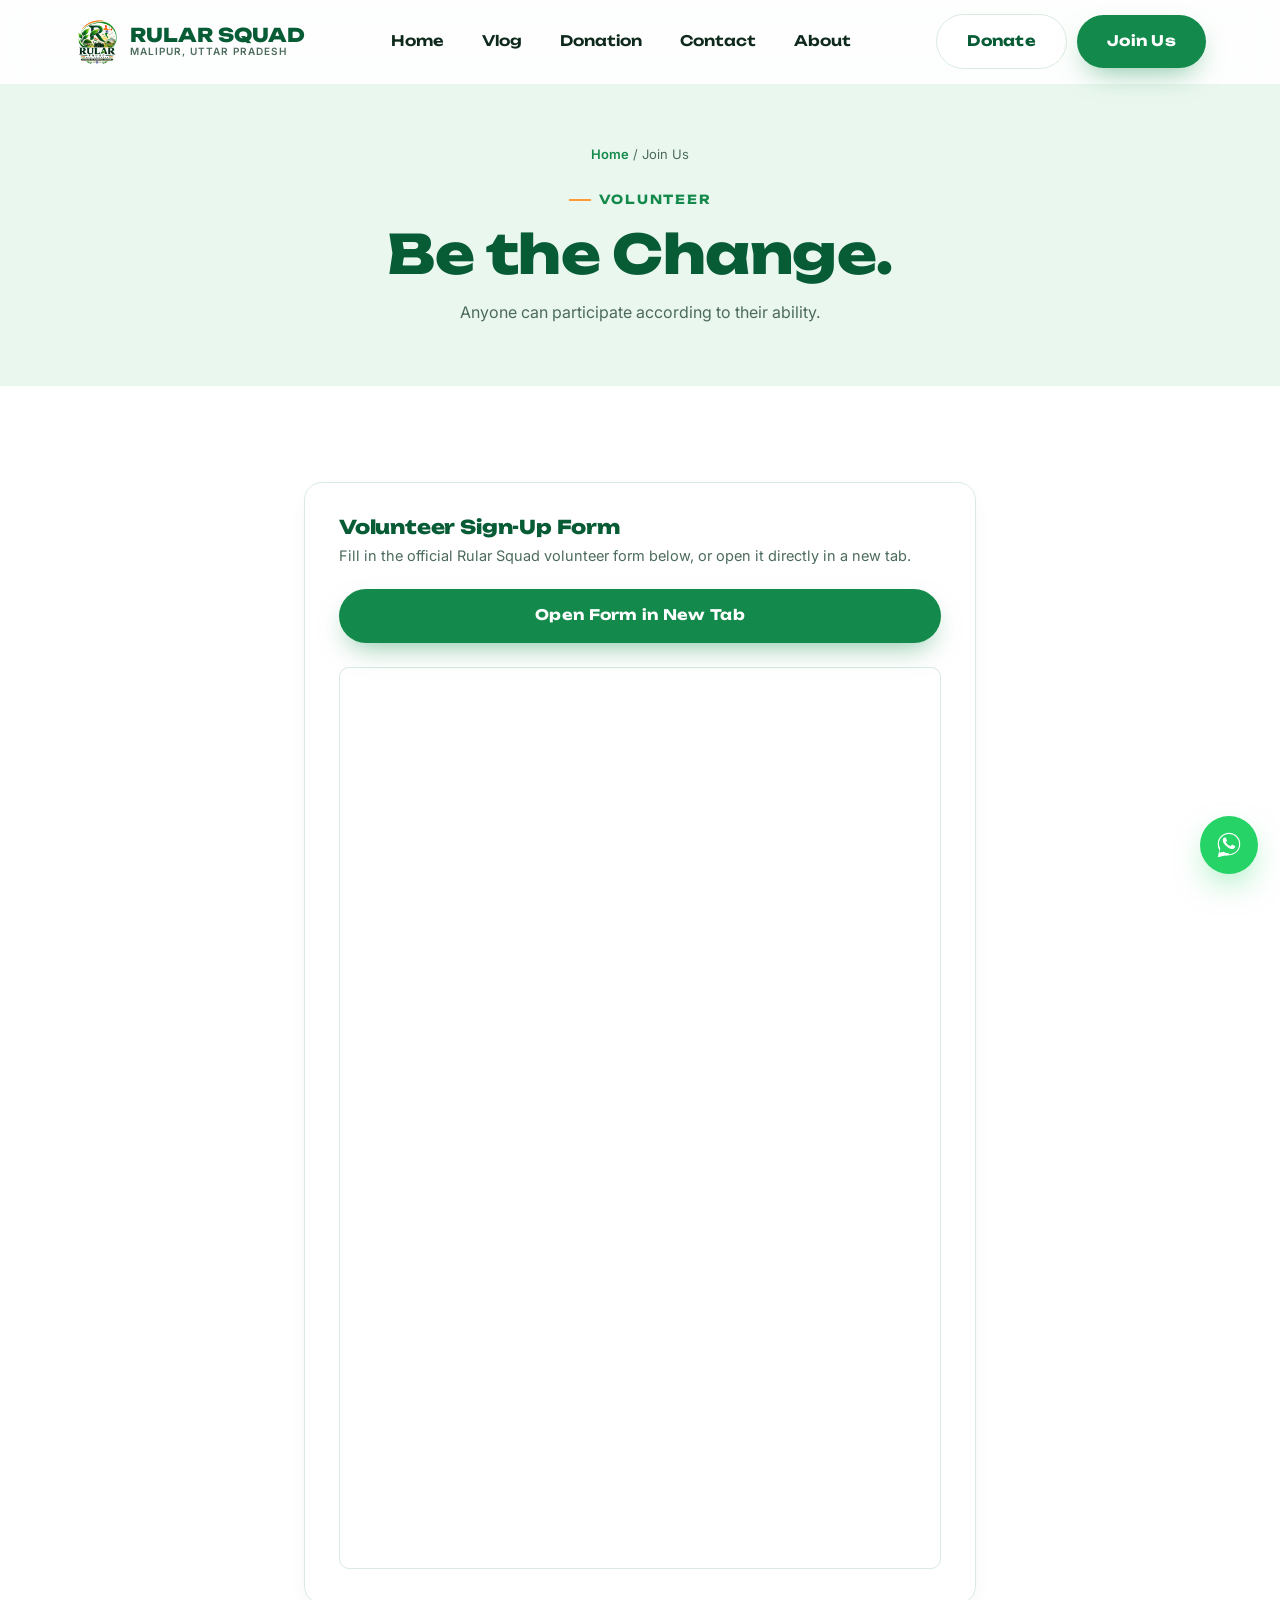
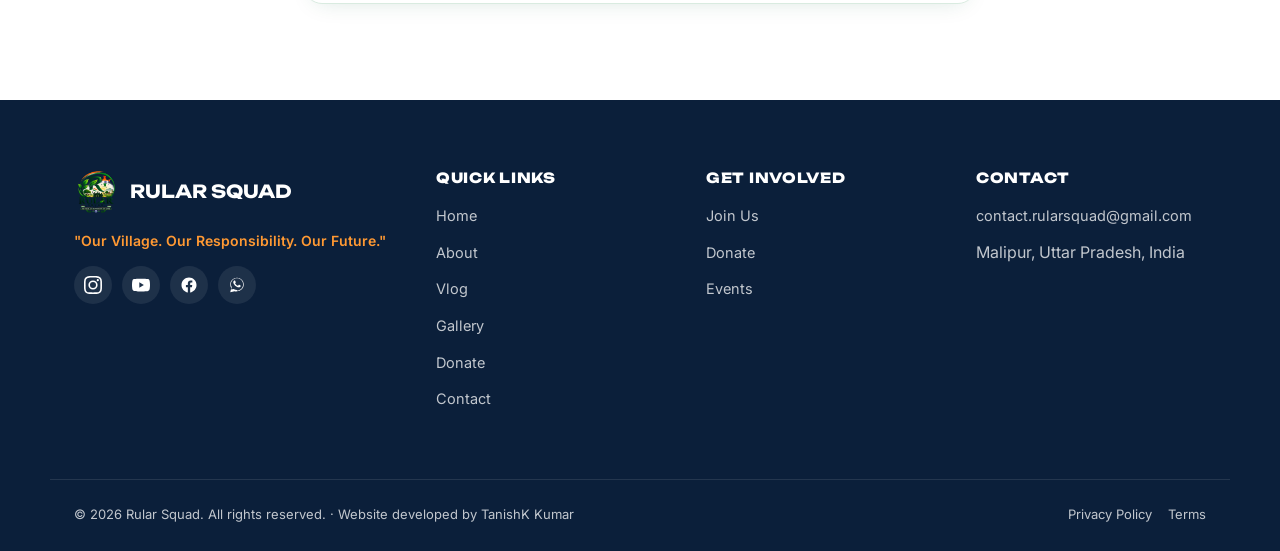
<file: join.html>
<!DOCTYPE html>
<html lang="en">
<head>
<meta charset="UTF-8">
<meta name="viewport" content="width=device-width, initial-scale=1.0">
<title>Join Us | Rular Squad</title>
<meta name="description" content="Join Rular Squad and volunteer for community initiatives in Malipur, Uttar Pradesh.">
<link rel="icon" href="logo.png">
<link rel="stylesheet" href="style.css">
<link rel="stylesheet" href="responsive.css">
</head>
<body>

<header class="navbar">
  <div class="nav-inner">
    <a href="index.html" class="brand">
      <img src="logo.png" alt="Rular Squad logo">
      <span class="brand-word">RULAR SQUAD<span>Malipur, Uttar Pradesh</span></span>
    </a>
    <nav class="nav-links" aria-label="Primary">
      <a href="index.html">Home</a>
      <a href="news.html">Vlog</a>
      <a href="donate.html">Donation</a>
      <a href="contact.html">Contact</a>
      <a href="about.html">About</a>
    </nav>
    <div class="nav-actions">
      <a href="donate.html" class="btn btn-secondary">Donate</a>
      <a href="https://docs.google.com/forms/d/16w0c1QTH7DJI11MlHjnMc1D35bcJsacdhVqRphfm0ss/viewform" target="_blank" rel="noopener noreferrer" class="btn btn-primary">Join Us</a>
      <button class="hamburger" aria-label="Open menu" aria-expanded="false"><span></span></button>
    </div>
  </div>
</header>

<div class="mobile-menu">
  <nav aria-label="Mobile Primary">
    <a href="index.html">Home</a>
    <a href="news.html">Vlog</a>
    <a href="donate.html">Donation</a>
    <a href="contact.html">Contact</a>
    <a href="about.html">About</a>
  </nav>
  <a href="https://docs.google.com/forms/d/16w0c1QTH7DJI11MlHjnMc1D35bcJsacdhVqRphfm0ss/viewform" target="_blank" rel="noopener noreferrer" class="btn btn-primary btn-block">Join Rular Squad</a>
</div>


<a href="#" id="waFloat" class="whatsapp-float" aria-label="Chat with Rular Squad on WhatsApp">
  <svg viewBox="0 0 32 32" aria-hidden="true"><path d="M16.001 3C9.373 3 4 8.373 4 15.001c0 2.339.646 4.525 1.769 6.393L4 29l7.828-1.732A11.94 11.94 0 0 0 16.001 27C22.629 27 28 21.629 28 15.001 28 8.373 22.629 3 16.001 3zm0 21.818c-1.938 0-3.75-.53-5.303-1.453l-.38-.226-4.646 1.028 1.05-4.53-.248-.397A9.77 9.77 0 0 1 5.182 15c0-5.972 4.847-10.818 10.819-10.818 5.971 0 10.818 4.846 10.818 10.818 0 5.972-4.847 10.818-10.818 10.818zm5.93-8.104c-.325-.163-1.922-.949-2.22-1.057-.298-.109-.515-.163-.732.163-.216.325-.84 1.057-1.03 1.274-.19.217-.379.244-.704.081-.325-.163-1.372-.505-2.613-1.61-.966-.86-1.618-1.923-1.808-2.248-.19-.325-.02-.5.143-.663.146-.146.325-.38.488-.57.163-.19.217-.325.325-.542.108-.217.054-.407-.027-.57-.081-.163-.732-1.765-1.004-2.417-.264-.634-.532-.548-.732-.558l-.624-.011c-.217 0-.57.081-.868.407-.298.325-1.137 1.111-1.137 2.71 0 1.6 1.164 3.146 1.326 3.363.163.217 2.291 3.5 5.55 4.91.776.335 1.38.535 1.852.685.778.247 1.486.212 2.045.129.624-.093 1.922-.786 2.193-1.546.271-.76.271-1.411.19-1.546-.081-.136-.298-.217-.624-.38z"/></svg>
</a>

<main>
  <section class="page-hero">
    <div class="container">
      <div class="breadcrumb"><a href="index.html">Home</a> / Join Us</div>
      <div class="eyebrow">Volunteer</div>
      <h1>Be the Change.</h1>
      <p>Anyone can participate according to their ability.</p>
    </div>
  </section>

  <section class="section">
    <div class="container" style="max-width:720px;">
      <div class="form-card reveal-3d" style="padding:34px;">
        <h3 style="font-size:19px; margin-bottom:6px;">Volunteer Sign-Up Form</h3>
        <p style="color:var(--muted); font-size:14.5px; margin-bottom:22px;">Fill in the official Rular Squad volunteer form below, or open it directly in a new tab.</p>

        <a href="https://docs.google.com/forms/d/16w0c1QTH7DJI11MlHjnMc1D35bcJsacdhVqRphfm0ss/viewform" target="_blank" rel="noopener noreferrer" class="btn btn-primary btn-block" style="margin-bottom:24px;">Open Form in New Tab</a>

        <div style="border-radius:var(--radius-sm); overflow:hidden; border:1.5px solid var(--border);">
          <iframe
            src="https://docs.google.com/forms/d/16w0c1QTH7DJI11MlHjnMc1D35bcJsacdhVqRphfm0ss/viewform?embedded=true"
            width="100%" height="900" style="display:block; border:0;" loading="lazy"
            title="Rular Squad Volunteer Sign-Up Form">Loading form…</iframe>
        </div>
      </div>
    </div>
  </section>
</main>

<footer class="footer">
  <div class="container footer-grid">
    <div>
      <div class="footer-brand">
        <img src="logo.png" alt="Rular Squad logo">
        <strong>RULAR SQUAD</strong>
      </div>
      <p class="tag">"Our Village. Our Responsibility. Our Future."</p>
      <div class="footer-social" id="footerSocial"></div>
    </div>
    <div>
      <h4>Quick Links</h4>
      <ul>
        <li><a href="index.html">Home</a></li>
        <li><a href="about.html">About</a></li>
        <li><a href="news.html">Vlog</a></li>
        <li><a href="gallery.html">Gallery</a></li>
        <li><a href="donate.html">Donate</a></li>
        <li><a href="contact.html">Contact</a></li>
      </ul>
    </div>
    <div>
      <h4>Get Involved</h4>
      <ul>
        <li><a href="https://docs.google.com/forms/d/16w0c1QTH7DJI11MlHjnMc1D35bcJsacdhVqRphfm0ss/viewform" target="_blank" rel="noopener noreferrer">Join Us</a></li>
        <li><a href="donate.html">Donate</a></li>
        <li><a href="events.html">Events</a></li>
      </ul>
    </div>
    <div>
      <h4>Contact</h4>
      <ul>
        <li><a href="mailto:contact.rularsquad@gmail.com">contact.rularsquad@gmail.com</a></li>
        <li>Malipur, Uttar Pradesh, India</li>
      </ul>
    </div>
  </div>
  <div class="container footer-bottom">
    <span>© 2026 Rular Squad. All rights reserved. · Website developed by TanishK Kumar</span>
    <span><a href="privacy.html">Privacy Policy</a><a href="terms.html">Terms</a></span>
  </div>
</footer>

<script src="config.js"></script>
<script src="social-icons.js"></script>
<script src="navigation.js"></script>
<script src="animations.js"></script>
<script src="tilt.js"></script>
</body>
</html>
</file>
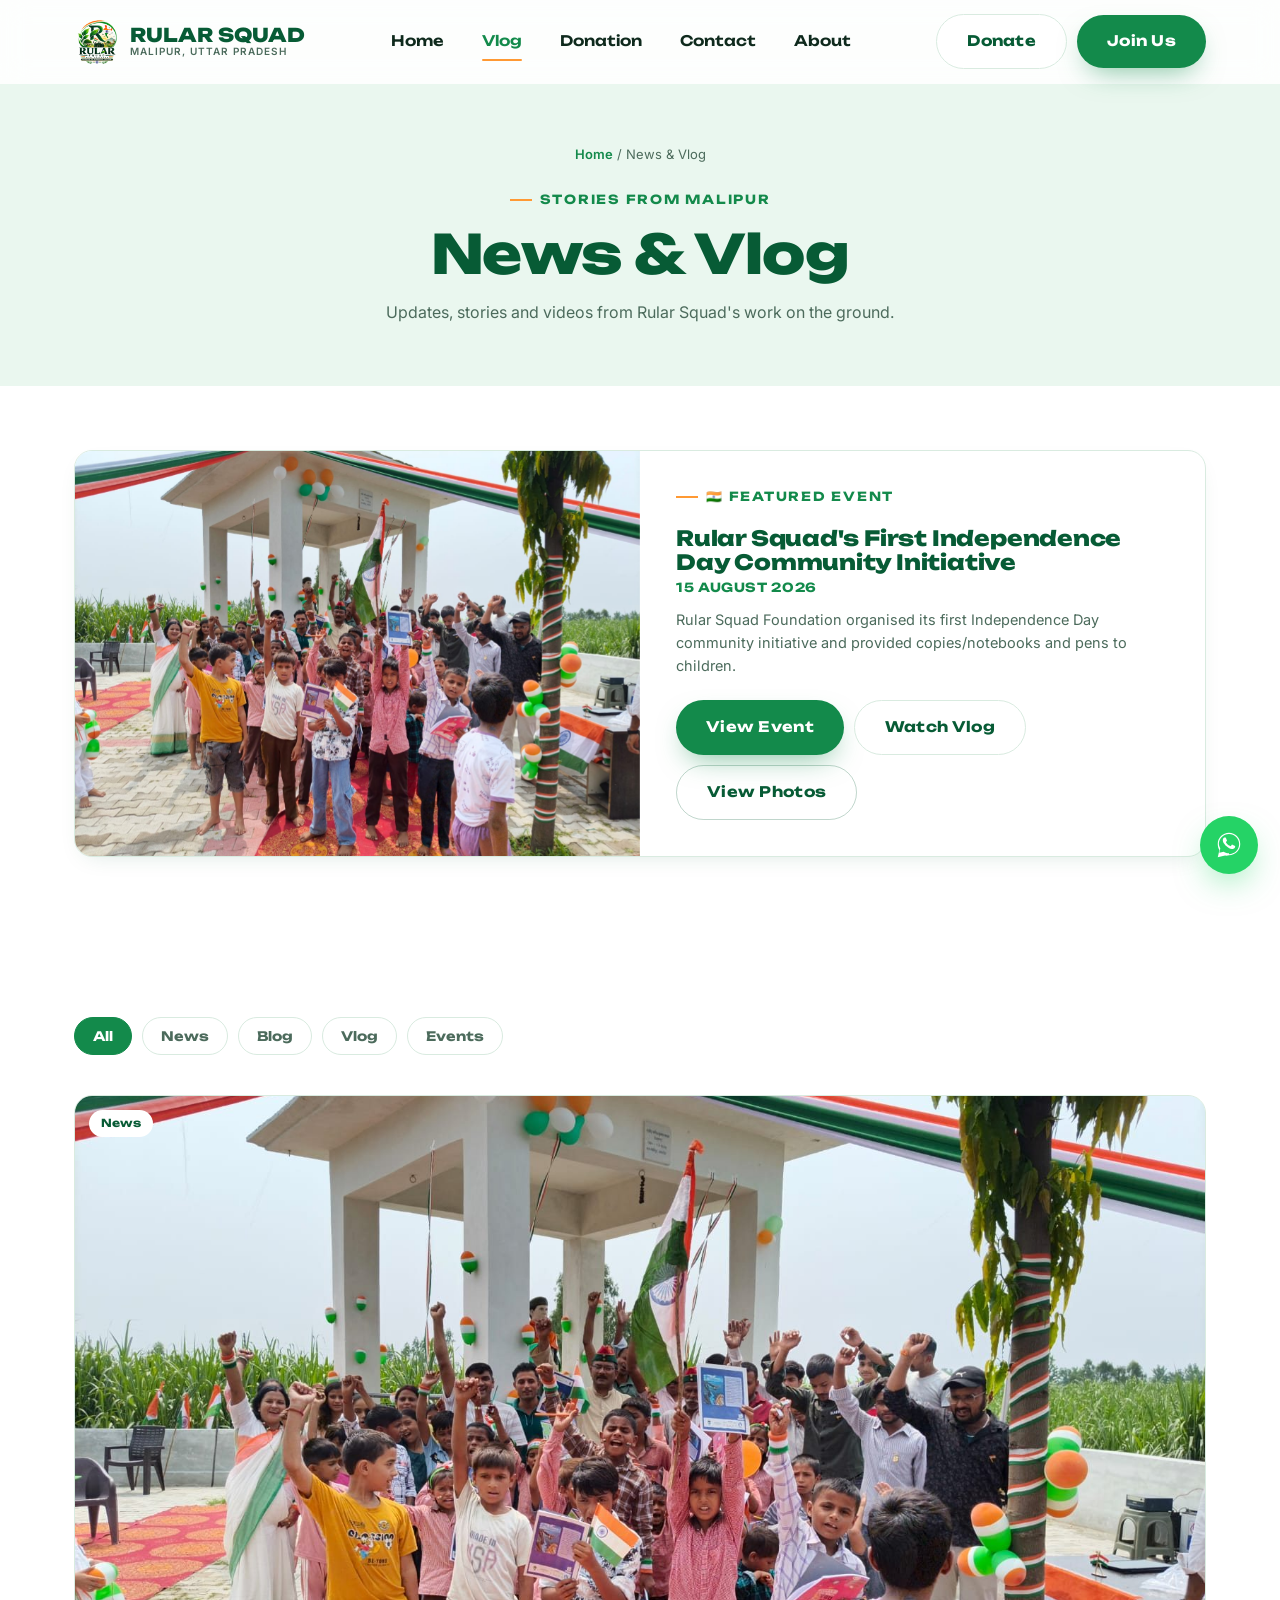
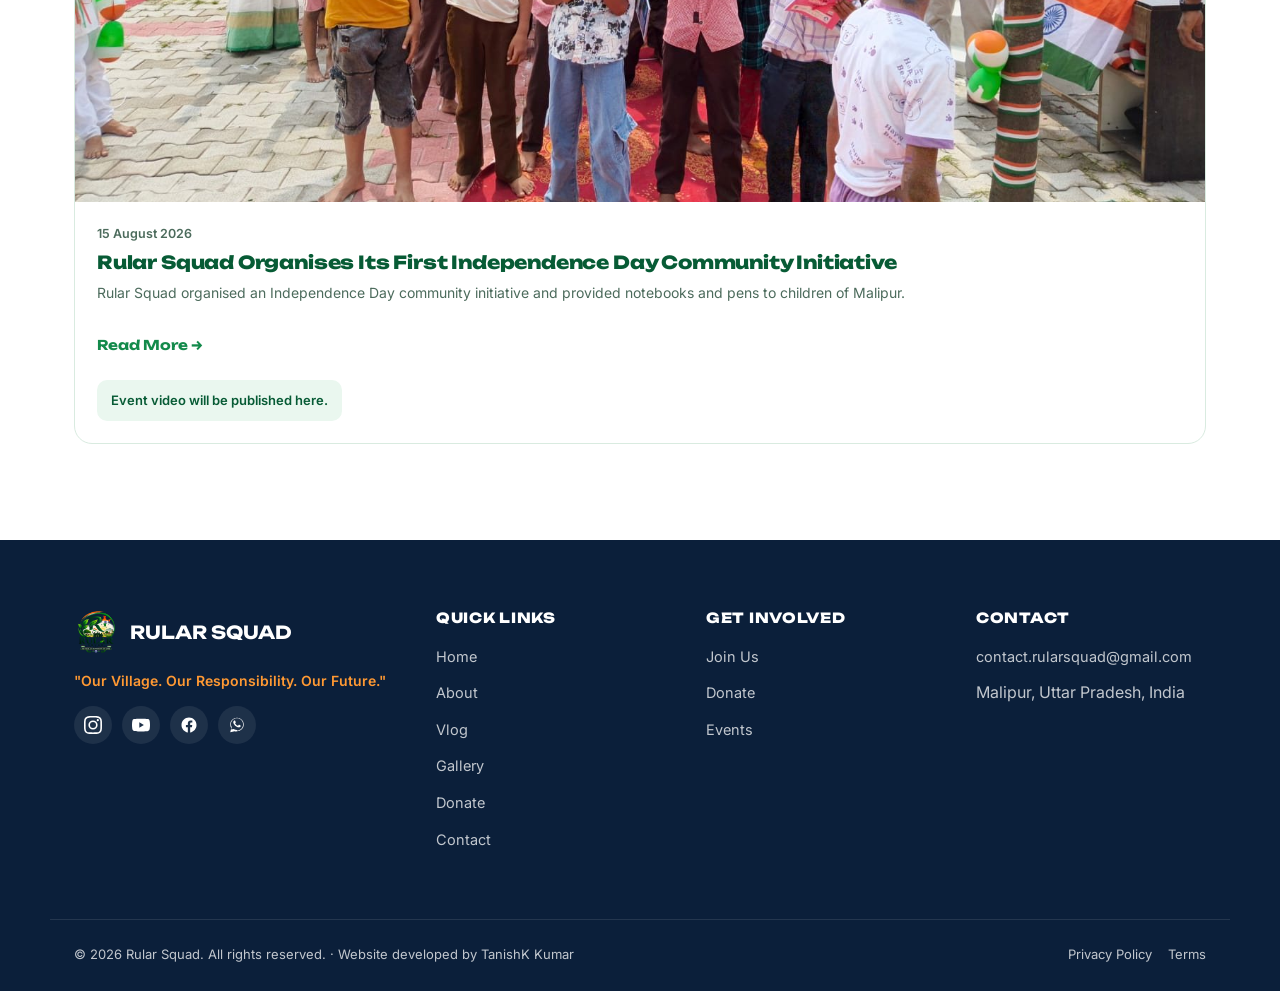
<file: news.html>
<!DOCTYPE html>
<html lang="en">
<head>
<meta charset="UTF-8">
<meta name="viewport" content="width=device-width, initial-scale=1.0">
<title>News &amp; Vlog | Rular Squad</title>
<meta name="description" content="News, blog updates and vlogs from Rular Squad's community work in Malipur, Uttar Pradesh.">
<link rel="icon" href="logo.png">
<link rel="stylesheet" href="style.css">
<link rel="stylesheet" href="responsive.css">
</head>
<body>

<header class="navbar">
  <div class="nav-inner">
    <a href="index.html" class="brand">
      <img src="logo.png" alt="Rular Squad logo">
      <span class="brand-word">RULAR SQUAD<span>Malipur, Uttar Pradesh</span></span>
    </a>
    <nav class="nav-links" aria-label="Primary">
      <a href="index.html">Home</a>
      <a href="news.html">Vlog</a>
      <a href="donate.html">Donation</a>
      <a href="contact.html">Contact</a>
      <a href="about.html">About</a>
    </nav>
    <div class="nav-actions">
      <a href="donate.html" class="btn btn-secondary">Donate</a>
      <a href="https://docs.google.com/forms/d/16w0c1QTH7DJI11MlHjnMc1D35bcJsacdhVqRphfm0ss/viewform" target="_blank" rel="noopener noreferrer" class="btn btn-primary">Join Us</a>
      <button class="hamburger" aria-label="Open menu" aria-expanded="false"><span></span></button>
    </div>
  </div>
</header>

<div class="mobile-menu">
  <nav aria-label="Mobile Primary">
    <a href="index.html">Home</a>
    <a href="news.html">Vlog</a>
    <a href="donate.html">Donation</a>
    <a href="contact.html">Contact</a>
    <a href="about.html">About</a>
  </nav>
  <a href="https://docs.google.com/forms/d/16w0c1QTH7DJI11MlHjnMc1D35bcJsacdhVqRphfm0ss/viewform" target="_blank" rel="noopener noreferrer" class="btn btn-primary btn-block">Join Rular Squad</a>
</div>


<a href="#" id="waFloat" class="whatsapp-float" aria-label="Chat with Rular Squad on WhatsApp">
  <svg viewBox="0 0 32 32" aria-hidden="true"><path d="M16.001 3C9.373 3 4 8.373 4 15.001c0 2.339.646 4.525 1.769 6.393L4 29l7.828-1.732A11.94 11.94 0 0 0 16.001 27C22.629 27 28 21.629 28 15.001 28 8.373 22.629 3 16.001 3zm0 21.818c-1.938 0-3.75-.53-5.303-1.453l-.38-.226-4.646 1.028 1.05-4.53-.248-.397A9.77 9.77 0 0 1 5.182 15c0-5.972 4.847-10.818 10.819-10.818 5.971 0 10.818 4.846 10.818 10.818 0 5.972-4.847 10.818-10.818 10.818zm5.93-8.104c-.325-.163-1.922-.949-2.22-1.057-.298-.109-.515-.163-.732.163-.216.325-.84 1.057-1.03 1.274-.19.217-.379.244-.704.081-.325-.163-1.372-.505-2.613-1.61-.966-.86-1.618-1.923-1.808-2.248-.19-.325-.02-.5.143-.663.146-.146.325-.38.488-.57.163-.19.217-.325.325-.542.108-.217.054-.407-.027-.57-.081-.163-.732-1.765-1.004-2.417-.264-.634-.532-.548-.732-.558l-.624-.011c-.217 0-.57.081-.868.407-.298.325-1.137 1.111-1.137 2.71 0 1.6 1.164 3.146 1.326 3.363.163.217 2.291 3.5 5.55 4.91.776.335 1.38.535 1.852.685.778.247 1.486.212 2.045.129.624-.093 1.922-.786 2.193-1.546.271-.76.271-1.411.19-1.546-.081-.136-.298-.217-.624-.38z"/></svg>
</a>

<main>
  <section class="page-hero">
    <div class="container">
      <div class="breadcrumb"><a href="index.html">Home</a> / News &amp; Vlog</div>
      <div class="eyebrow">Stories from Malipur</div>
      <h1>News &amp; Vlog</h1>
      <p>Updates, stories and videos from Rular Squad's work on the ground.</p>
    </div>
  </section>

  <section class="section--tight">
    <div class="container">
      <div class="featured-event reveal-3d tilt-card">
        <div class="featured-event-media">
          <img src="children-cheering-03.jpg" alt="Children celebrating at the Independence Day community initiative" loading="lazy">
        </div>
        <div class="featured-event-body">
          <div class="eyebrow">🇮🇳 Featured Event</div>
          <h3>Rular Squad's First Independence Day Community Initiative</h3>
          <p class="featured-event-date">15 August 2026</p>
          <p>Rular Squad Foundation organised its first Independence Day community initiative and provided copies/notebooks and pens to children.</p>
          <div class="featured-event-actions">
            <a href="independence-day-event.html" class="btn btn-primary">View Event</a>
            <a href="independence-day-event.html#event-vlog" class="btn btn-secondary">Watch Vlog</a>
            <a href="independence-day-event.html#event-gallery" class="btn btn-ghost">View Photos</a>
          </div>
        </div>
      </div>
    </div>
  </section>

  <section class="section">
    <div class="container">
      <div class="filter-tabs">
        <button class="filter-tab is-active" data-filter="all">All</button>
        <button class="filter-tab" data-filter="news">News</button>
        <button class="filter-tab" data-filter="blog">Blog</button>
        <button class="filter-tab" data-filter="vlog">Vlog</button>
        <button class="filter-tab" data-filter="events">Events</button>
      </div>

      <div class="post-grid" id="postGrid"></div>
      <p id="postEmpty" style="display:none; color:var(--muted); text-align:center; padding:40px 0;">No posts in this category yet.</p>
    </div>
  </section>
</main>

<footer class="footer">
  <div class="container footer-grid">
    <div>
      <div class="footer-brand">
        <img src="logo.png" alt="Rular Squad logo">
        <strong>RULAR SQUAD</strong>
      </div>
      <p class="tag">"Our Village. Our Responsibility. Our Future."</p>
      <div class="footer-social" id="footerSocial"></div>
    </div>
    <div>
      <h4>Quick Links</h4>
      <ul>
        <li><a href="index.html">Home</a></li>
        <li><a href="about.html">About</a></li>
        <li><a href="news.html">Vlog</a></li>
        <li><a href="gallery.html">Gallery</a></li>
        <li><a href="donate.html">Donate</a></li>
        <li><a href="contact.html">Contact</a></li>
      </ul>
    </div>
    <div>
      <h4>Get Involved</h4>
      <ul>
        <li><a href="https://docs.google.com/forms/d/16w0c1QTH7DJI11MlHjnMc1D35bcJsacdhVqRphfm0ss/viewform" target="_blank" rel="noopener noreferrer">Join Us</a></li>
        <li><a href="donate.html">Donate</a></li>
        <li><a href="events.html">Events</a></li>
      </ul>
    </div>
    <div>
      <h4>Contact</h4>
      <ul>
        <li><a href="mailto:contact.rularsquad@gmail.com">contact.rularsquad@gmail.com</a></li>
        <li>Malipur, Uttar Pradesh, India</li>
      </ul>
    </div>
  </div>
  <div class="container footer-bottom">
    <span>© 2026 Rular Squad. All rights reserved. · Website developed by TanishK Kumar</span>
    <span><a href="privacy.html">Privacy Policy</a><a href="terms.html">Terms</a></span>
  </div>
</footer>

<script src="config.js"></script>
<script src="social-icons.js"></script>
<script src="navigation.js"></script>
<script src="animations.js"></script>
<script src="tilt.js"></script>
<script src="blog.js"></script>
</body>
</html>
</file>
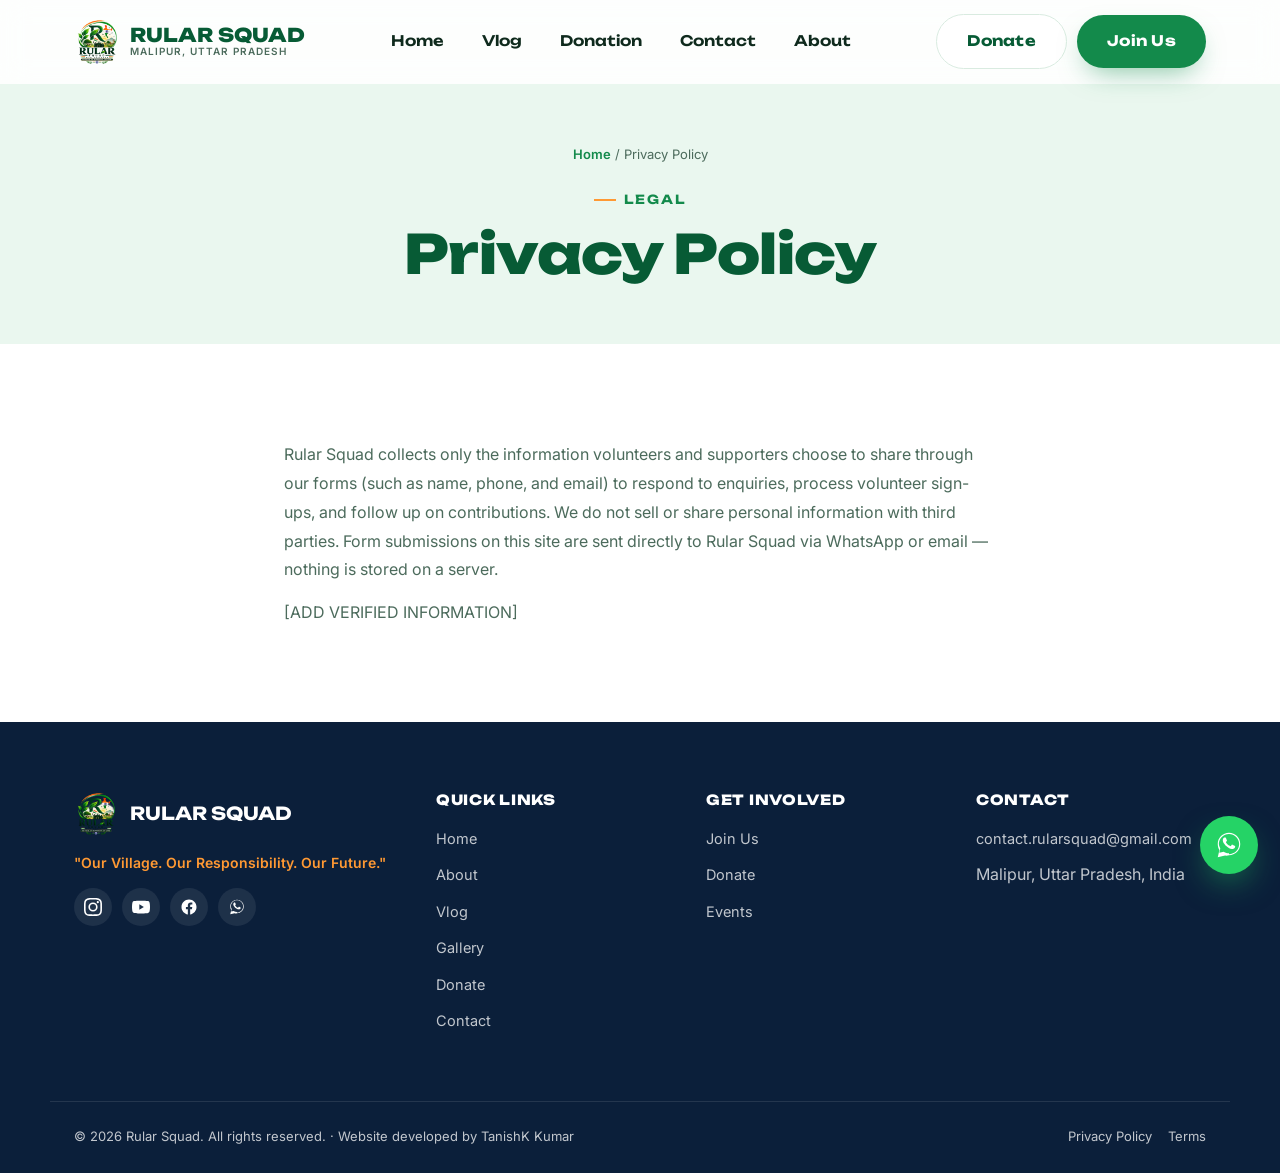
<file: privacy.html>
<!DOCTYPE html>
<html lang="en">
<head>
<meta charset="UTF-8">
<meta name="viewport" content="width=device-width, initial-scale=1.0">
<title>Privacy Policy | Rular Squad</title>
<link rel="icon" href="logo.png">
<link rel="stylesheet" href="style.css">
<link rel="stylesheet" href="responsive.css">
</head>
<body>

<header class="navbar">
  <div class="nav-inner">
    <a href="index.html" class="brand">
      <img src="logo.png" alt="Rular Squad logo">
      <span class="brand-word">RULAR SQUAD<span>Malipur, Uttar Pradesh</span></span>
    </a>
    <nav class="nav-links" aria-label="Primary">
      <a href="index.html">Home</a>
      <a href="news.html">Vlog</a>
      <a href="donate.html">Donation</a>
      <a href="contact.html">Contact</a>
      <a href="about.html">About</a>
    </nav>
    <div class="nav-actions">
      <a href="donate.html" class="btn btn-secondary">Donate</a>
      <a href="https://docs.google.com/forms/d/16w0c1QTH7DJI11MlHjnMc1D35bcJsacdhVqRphfm0ss/viewform" target="_blank" rel="noopener noreferrer" class="btn btn-primary">Join Us</a>
      <button class="hamburger" aria-label="Open menu" aria-expanded="false"><span></span></button>
    </div>
  </div>
</header>

<div class="mobile-menu">
  <nav aria-label="Mobile Primary">
    <a href="index.html">Home</a>
    <a href="news.html">Vlog</a>
    <a href="donate.html">Donation</a>
    <a href="contact.html">Contact</a>
    <a href="about.html">About</a>
  </nav>
  <a href="https://docs.google.com/forms/d/16w0c1QTH7DJI11MlHjnMc1D35bcJsacdhVqRphfm0ss/viewform" target="_blank" rel="noopener noreferrer" class="btn btn-primary btn-block">Join Rular Squad</a>
</div>


<a href="#" id="waFloat" class="whatsapp-float" aria-label="Chat with Rular Squad on WhatsApp">
  <svg viewBox="0 0 32 32" aria-hidden="true"><path d="M16.001 3C9.373 3 4 8.373 4 15.001c0 2.339.646 4.525 1.769 6.393L4 29l7.828-1.732A11.94 11.94 0 0 0 16.001 27C22.629 27 28 21.629 28 15.001 28 8.373 22.629 3 16.001 3zm0 21.818c-1.938 0-3.75-.53-5.303-1.453l-.38-.226-4.646 1.028 1.05-4.53-.248-.397A9.77 9.77 0 0 1 5.182 15c0-5.972 4.847-10.818 10.819-10.818 5.971 0 10.818 4.846 10.818 10.818 0 5.972-4.847 10.818-10.818 10.818zm5.93-8.104c-.325-.163-1.922-.949-2.22-1.057-.298-.109-.515-.163-.732.163-.216.325-.84 1.057-1.03 1.274-.19.217-.379.244-.704.081-.325-.163-1.372-.505-2.613-1.61-.966-.86-1.618-1.923-1.808-2.248-.19-.325-.02-.5.143-.663.146-.146.325-.38.488-.57.163-.19.217-.325.325-.542.108-.217.054-.407-.027-.57-.081-.163-.732-1.765-1.004-2.417-.264-.634-.532-.548-.732-.558l-.624-.011c-.217 0-.57.081-.868.407-.298.325-1.137 1.111-1.137 2.71 0 1.6 1.164 3.146 1.326 3.363.163.217 2.291 3.5 5.55 4.91.776.335 1.38.535 1.852.685.778.247 1.486.212 2.045.129.624-.093 1.922-.786 2.193-1.546.271-.76.271-1.411.19-1.546-.081-.136-.298-.217-.624-.38z"/></svg>
</a>

<main>
  <section class="page-hero">
    <div class="container">
      <div class="breadcrumb"><a href="index.html">Home</a> / Privacy Policy</div>
      <div class="eyebrow">Legal</div>
      <h1>Privacy Policy</h1>
    </div>
  </section>

  <section class="section">
    <div class="container" style="max-width:760px;">
      <p style="color:var(--muted); line-height:1.8;">Rular Squad collects only the information volunteers and supporters choose to share through our forms (such as name, phone, and email) to respond to enquiries, process volunteer sign-ups, and follow up on contributions. We do not sell or share personal information with third parties. Form submissions on this site are sent directly to Rular Squad via WhatsApp or email &mdash; nothing is stored on a server.</p><p style="color:var(--muted); margin-top:16px;">[ADD VERIFIED INFORMATION]</p>
    </div>
  </section>
</main>

<footer class="footer">
  <div class="container footer-grid">
    <div>
      <div class="footer-brand">
        <img src="logo.png" alt="Rular Squad logo">
        <strong>RULAR SQUAD</strong>
      </div>
      <p class="tag">"Our Village. Our Responsibility. Our Future."</p>
      <div class="footer-social" id="footerSocial"></div>
    </div>
    <div>
      <h4>Quick Links</h4>
      <ul>
        <li><a href="index.html">Home</a></li>
        <li><a href="about.html">About</a></li>
        <li><a href="news.html">Vlog</a></li>
        <li><a href="gallery.html">Gallery</a></li>
        <li><a href="donate.html">Donate</a></li>
        <li><a href="contact.html">Contact</a></li>
      </ul>
    </div>
    <div>
      <h4>Get Involved</h4>
      <ul>
        <li><a href="https://docs.google.com/forms/d/16w0c1QTH7DJI11MlHjnMc1D35bcJsacdhVqRphfm0ss/viewform" target="_blank" rel="noopener noreferrer">Join Us</a></li>
        <li><a href="donate.html">Donate</a></li>
        <li><a href="events.html">Events</a></li>
      </ul>
    </div>
    <div>
      <h4>Contact</h4>
      <ul>
        <li><a href="mailto:contact.rularsquad@gmail.com">contact.rularsquad@gmail.com</a></li>
        <li>Malipur, Uttar Pradesh, India</li>
      </ul>
    </div>
  </div>
  <div class="container footer-bottom">
    <span>&copy; 2026 Rular Squad. All rights reserved. &middot; Website developed by TanishK Kumar</span>
    <span><a href="privacy.html">Privacy Policy</a><a href="terms.html">Terms</a></span>
  </div>
</footer>

<script src="config.js"></script>
<script src="social-icons.js"></script>
<script src="navigation.js"></script>
<script src="animations.js"></script>
<script src="tilt.js"></script>
</body>
</html>
</file>
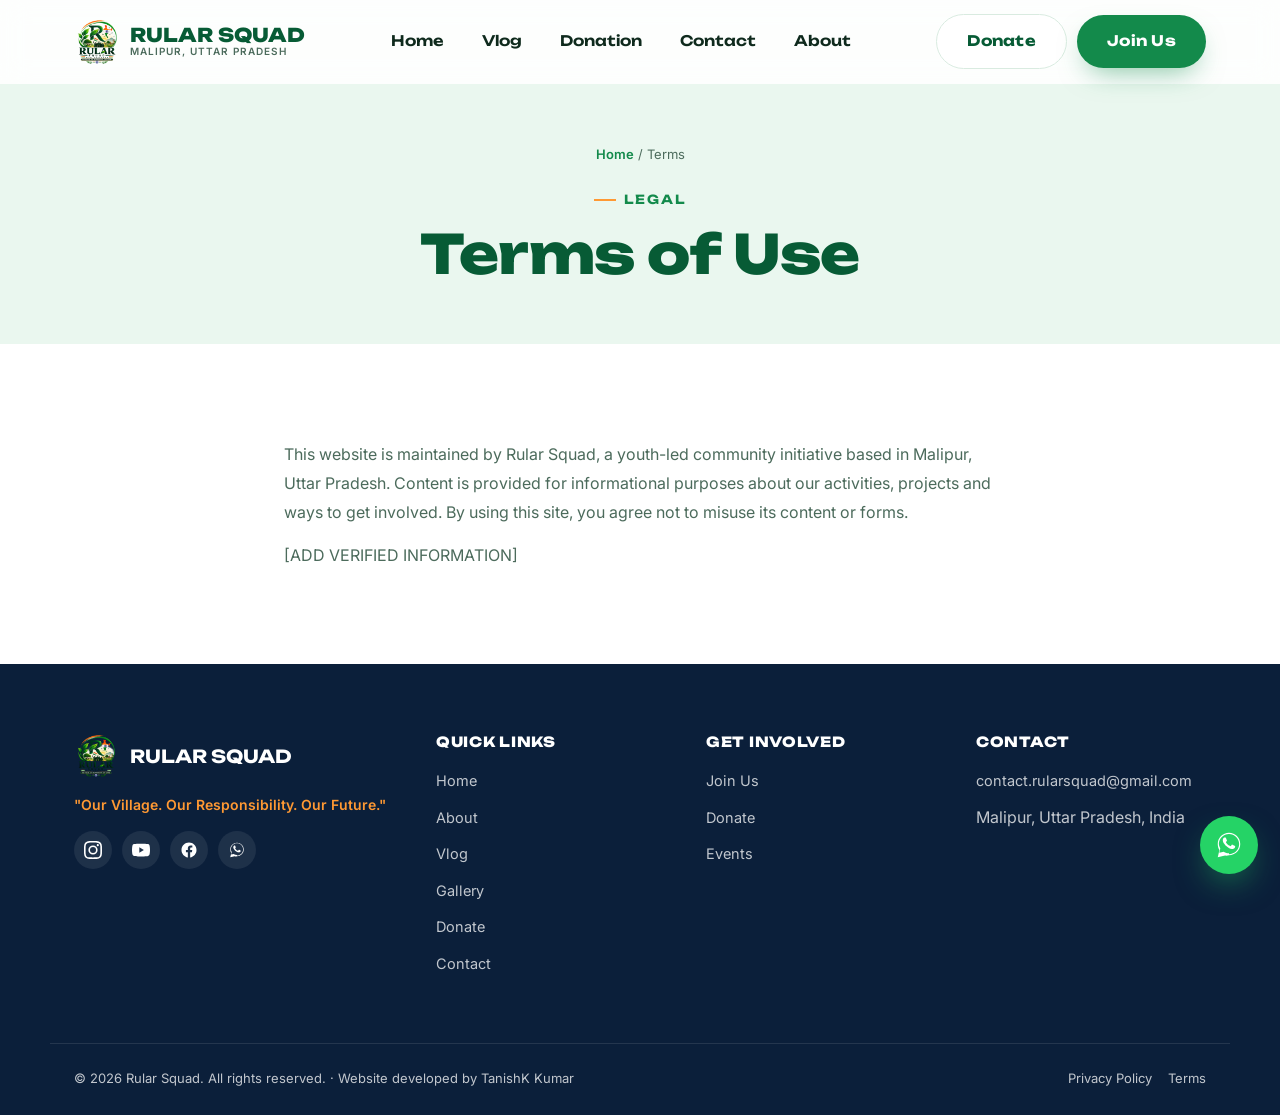
<file: terms.html>
<!DOCTYPE html>
<html lang="en">
<head>
<meta charset="UTF-8">
<meta name="viewport" content="width=device-width, initial-scale=1.0">
<title>Terms of Use | Rular Squad</title>
<link rel="icon" href="logo.png">
<link rel="stylesheet" href="style.css">
<link rel="stylesheet" href="responsive.css">
</head>
<body>

<header class="navbar">
  <div class="nav-inner">
    <a href="index.html" class="brand">
      <img src="logo.png" alt="Rular Squad logo">
      <span class="brand-word">RULAR SQUAD<span>Malipur, Uttar Pradesh</span></span>
    </a>
    <nav class="nav-links" aria-label="Primary">
      <a href="index.html">Home</a>
      <a href="news.html">Vlog</a>
      <a href="donate.html">Donation</a>
      <a href="contact.html">Contact</a>
      <a href="about.html">About</a>
    </nav>
    <div class="nav-actions">
      <a href="donate.html" class="btn btn-secondary">Donate</a>
      <a href="https://docs.google.com/forms/d/16w0c1QTH7DJI11MlHjnMc1D35bcJsacdhVqRphfm0ss/viewform" target="_blank" rel="noopener noreferrer" class="btn btn-primary">Join Us</a>
      <button class="hamburger" aria-label="Open menu" aria-expanded="false"><span></span></button>
    </div>
  </div>
</header>

<div class="mobile-menu">
  <nav aria-label="Mobile Primary">
    <a href="index.html">Home</a>
    <a href="news.html">Vlog</a>
    <a href="donate.html">Donation</a>
    <a href="contact.html">Contact</a>
    <a href="about.html">About</a>
  </nav>
  <a href="https://docs.google.com/forms/d/16w0c1QTH7DJI11MlHjnMc1D35bcJsacdhVqRphfm0ss/viewform" target="_blank" rel="noopener noreferrer" class="btn btn-primary btn-block">Join Rular Squad</a>
</div>


<a href="#" id="waFloat" class="whatsapp-float" aria-label="Chat with Rular Squad on WhatsApp">
  <svg viewBox="0 0 32 32" aria-hidden="true"><path d="M16.001 3C9.373 3 4 8.373 4 15.001c0 2.339.646 4.525 1.769 6.393L4 29l7.828-1.732A11.94 11.94 0 0 0 16.001 27C22.629 27 28 21.629 28 15.001 28 8.373 22.629 3 16.001 3zm0 21.818c-1.938 0-3.75-.53-5.303-1.453l-.38-.226-4.646 1.028 1.05-4.53-.248-.397A9.77 9.77 0 0 1 5.182 15c0-5.972 4.847-10.818 10.819-10.818 5.971 0 10.818 4.846 10.818 10.818 0 5.972-4.847 10.818-10.818 10.818zm5.93-8.104c-.325-.163-1.922-.949-2.22-1.057-.298-.109-.515-.163-.732.163-.216.325-.84 1.057-1.03 1.274-.19.217-.379.244-.704.081-.325-.163-1.372-.505-2.613-1.61-.966-.86-1.618-1.923-1.808-2.248-.19-.325-.02-.5.143-.663.146-.146.325-.38.488-.57.163-.19.217-.325.325-.542.108-.217.054-.407-.027-.57-.081-.163-.732-1.765-1.004-2.417-.264-.634-.532-.548-.732-.558l-.624-.011c-.217 0-.57.081-.868.407-.298.325-1.137 1.111-1.137 2.71 0 1.6 1.164 3.146 1.326 3.363.163.217 2.291 3.5 5.55 4.91.776.335 1.38.535 1.852.685.778.247 1.486.212 2.045.129.624-.093 1.922-.786 2.193-1.546.271-.76.271-1.411.19-1.546-.081-.136-.298-.217-.624-.38z"/></svg>
</a>

<main>
  <section class="page-hero">
    <div class="container">
      <div class="breadcrumb"><a href="index.html">Home</a> / Terms</div>
      <div class="eyebrow">Legal</div>
      <h1>Terms of Use</h1>
    </div>
  </section>

  <section class="section">
    <div class="container" style="max-width:760px;">
      <p style="color:var(--muted); line-height:1.8;">This website is maintained by Rular Squad, a youth-led community initiative based in Malipur, Uttar Pradesh. Content is provided for informational purposes about our activities, projects and ways to get involved. By using this site, you agree not to misuse its content or forms.</p><p style="color:var(--muted); margin-top:16px;">[ADD VERIFIED INFORMATION]</p>
    </div>
  </section>
</main>

<footer class="footer">
  <div class="container footer-grid">
    <div>
      <div class="footer-brand">
        <img src="logo.png" alt="Rular Squad logo">
        <strong>RULAR SQUAD</strong>
      </div>
      <p class="tag">"Our Village. Our Responsibility. Our Future."</p>
      <div class="footer-social" id="footerSocial"></div>
    </div>
    <div>
      <h4>Quick Links</h4>
      <ul>
        <li><a href="index.html">Home</a></li>
        <li><a href="about.html">About</a></li>
        <li><a href="news.html">Vlog</a></li>
        <li><a href="gallery.html">Gallery</a></li>
        <li><a href="donate.html">Donate</a></li>
        <li><a href="contact.html">Contact</a></li>
      </ul>
    </div>
    <div>
      <h4>Get Involved</h4>
      <ul>
        <li><a href="https://docs.google.com/forms/d/16w0c1QTH7DJI11MlHjnMc1D35bcJsacdhVqRphfm0ss/viewform" target="_blank" rel="noopener noreferrer">Join Us</a></li>
        <li><a href="donate.html">Donate</a></li>
        <li><a href="events.html">Events</a></li>
      </ul>
    </div>
    <div>
      <h4>Contact</h4>
      <ul>
        <li><a href="mailto:contact.rularsquad@gmail.com">contact.rularsquad@gmail.com</a></li>
        <li>Malipur, Uttar Pradesh, India</li>
      </ul>
    </div>
  </div>
  <div class="container footer-bottom">
    <span>&copy; 2026 Rular Squad. All rights reserved. &middot; Website developed by TanishK Kumar</span>
    <span><a href="privacy.html">Privacy Policy</a><a href="terms.html">Terms</a></span>
  </div>
</footer>

<script src="config.js"></script>
<script src="social-icons.js"></script>
<script src="navigation.js"></script>
<script src="animations.js"></script>
<script src="tilt.js"></script>
</body>
</html>
</file>
<file: style.css>
/* ==========================================================================
   RULAR SQUAD — Design System
   "Our Village. Our Responsibility. Our Future."
   ========================================================================== */

@import url('https://fonts.googleapis.com/css2?family=Unbounded:wght@500;600;700;800;900&family=Inter:wght@400;500;600;700&family=Caveat:wght@600;700&display=swap');

:root {
  /* Brand */
  --primary-green: #138A4B;
  --dark-green: #075B35;
  --light-green: #EAF7EF;
  --white: #FFFFFF;
  --saffron: #FF9933;
  --navy: #0B1F3A;

  /* Derived */
  --text: #0F2A1D;
  --muted: #4C6B5C;
  --border: #D9EBE0;
  --shadow: 0 20px 50px -20px rgba(7, 91, 53, 0.25);
  --shadow-soft: 0 8px 24px -12px rgba(7, 91, 53, 0.18);

  /* Type — three deliberately different faces: a geometric display face
     for headings, a neutral workhorse for body copy, and a handwritten
     accent face reserved for the tagline / personal moments. */
  --font-display: 'Unbounded', 'Segoe UI', sans-serif;
  --font-body: 'Inter', 'Segoe UI', sans-serif;
  --font-accent: 'Caveat', cursive;

  /* Layout */
  --container: 1180px;
  --radius: 18px;
  --radius-sm: 10px;
  --nav-h: 84px;
}

* { margin: 0; padding: 0; box-sizing: border-box; }

html { scroll-behavior: smooth; overflow-x: hidden; }

body {
  font-family: var(--font-body);
  color: var(--text);
  background: var(--white);
  line-height: 1.6;
  overflow-x: hidden;
  -webkit-font-smoothing: antialiased;
}

img { max-width: 100%; display: block; }

a { color: inherit; text-decoration: none; }

ul { list-style: none; }

button { font-family: inherit; cursor: pointer; border: none; background: none; }

h1, h2, h3, h4 {
  font-family: var(--font-display);
  color: var(--dark-green);
  line-height: 1.12;
  font-weight: 800;
  letter-spacing: -0.01em;
}

::selection { background: var(--primary-green); color: var(--white); }

:focus-visible {
  outline: 3px solid var(--saffron);
  outline-offset: 3px;
  border-radius: 4px;
}

/* ---------- Layout helpers ---------- */
.container {
  width: 100%;
  max-width: var(--container);
  margin: 0 auto;
  padding: 0 24px;
}

.section { padding: 96px 0; }
.section--tight { padding: 64px 0; }
.section--tinted { background: var(--light-green); }

.eyebrow {
  display: inline-flex;
  align-items: center;
  gap: 8px;
  font-family: var(--font-display);
  font-size: 12.5px;
  font-weight: 700;
  letter-spacing: 0.14em;
  text-transform: uppercase;
  color: var(--primary-green);
  margin-bottom: 14px;
}

.eyebrow::before {
  content: '';
  width: 22px;
  height: 2px;
  background: var(--saffron);
  display: inline-block;
}

.section-title {
  font-size: clamp(30px, 4vw, 46px);
  max-width: 720px;
}

.section-lede {
  color: var(--muted);
  font-size: 17px;
  max-width: 620px;
  margin-top: 16px;
}

.section-head {
  display: flex;
  justify-content: space-between;
  align-items: flex-end;
  gap: 24px;
  flex-wrap: wrap;
  margin-bottom: 48px;
}

/* ---------- Buttons ---------- */
.btn {
  display: inline-flex;
  align-items: center;
  justify-content: center;
  gap: 10px;
  padding: 15px 30px;
  border-radius: 999px;
  font-family: var(--font-display);
  font-weight: 700;
  font-size: 14.5px;
  letter-spacing: 0.02em;
  transition: transform 0.25s ease, box-shadow 0.25s ease, background 0.25s ease, color 0.25s ease;
  white-space: nowrap;
}

.btn-primary {
  background: var(--primary-green);
  color: var(--white);
  box-shadow: 0 12px 28px -10px rgba(19, 138, 75, 0.55);
}
.btn-primary:hover { background: var(--dark-green); transform: translateY(-2px); }

.btn-secondary {
  background: var(--white);
  color: var(--dark-green);
  border: 1.5px solid var(--border);
}
.btn-secondary:hover { border-color: var(--primary-green); transform: translateY(-2px); }

.btn-ghost {
  color: var(--dark-green);
  border: 1.5px solid rgba(7,91,53,0.25);
  background: transparent;
}
.btn-ghost:hover { background: var(--light-green); }

.btn-block { width: 100%; }

/* ---------- Navbar ---------- */
.navbar {
  position: fixed;
  top: 0; left: 0; right: 0;
  z-index: 1000;
  height: var(--nav-h);
  display: flex;
  align-items: center;
  background: rgba(255, 255, 255, 0.88);
  backdrop-filter: blur(14px);
  -webkit-backdrop-filter: blur(14px);
  border-bottom: 1px solid transparent;
  transition: border-color 0.3s ease, box-shadow 0.3s ease, background 0.3s ease;
}

.navbar.is-scrolled {
  border-bottom-color: var(--border);
  box-shadow: 0 10px 30px -20px rgba(7,91,53,0.35);
}

.nav-inner {
  width: 100%;
  max-width: var(--container);
  margin: 0 auto;
  padding: 0 24px;
  display: flex;
  align-items: center;
  justify-content: space-between;
  gap: 24px;
}

.brand {
  display: flex;
  align-items: center;
  gap: 10px;
}

.brand img { height: 46px; width: auto; }

.brand-word {
  font-family: var(--font-display);
  font-weight: 800;
  font-size: 19px;
  color: var(--dark-green);
  line-height: 1.05;
}
.brand-word span {
  display: block;
  font-family: var(--font-body);
  font-weight: 600;
  font-size: 10px;
  letter-spacing: 0.1em;
  color: var(--muted);
  text-transform: uppercase;
}

.nav-links {
  display: flex;
  align-items: center;
  gap: 6px;
}

.nav-links a {
  font-family: var(--font-display);
  font-weight: 600;
  font-size: 14.5px;
  color: var(--text);
  padding: 10px 16px;
  border-radius: 999px;
  transition: background 0.2s ease, color 0.2s ease;
  position: relative;
}

.nav-links a:hover { background: var(--light-green); color: var(--dark-green); }

.nav-links a.is-active { color: var(--primary-green); }
.nav-links a.is-active::after {
  content: '';
  position: absolute;
  left: 16px; right: 16px; bottom: 2px;
  height: 2px;
  background: var(--saffron);
  border-radius: 2px;
}

.nav-actions {
  display: flex;
  align-items: center;
  gap: 10px;
}

.hamburger {
  display: none;
  width: 44px;
  height: 44px;
  border-radius: 12px;
  align-items: center;
  justify-content: center;
  background: var(--light-green);
}

.hamburger span {
  display: block;
  width: 20px;
  height: 2px;
  background: var(--dark-green);
  position: relative;
  transition: transform 0.3s ease, opacity 0.3s ease;
}
.hamburger span::before,
.hamburger span::after {
  content: '';
  position: absolute;
  left: 0;
  width: 20px;
  height: 2px;
  background: var(--dark-green);
  transition: transform 0.3s ease, top 0.3s ease;
}
.hamburger span::before { top: -6px; }
.hamburger span::after { top: 6px; }

.hamburger.is-open span { background: transparent; }
.hamburger.is-open span::before { top: 0; transform: rotate(45deg); }
.hamburger.is-open span::after { top: 0; transform: rotate(-45deg); }

/* ---------- Mobile menu ---------- */
.mobile-menu {
  position: fixed;
  inset: 0;
  z-index: 999;
  background: var(--dark-green);
  display: flex;
  flex-direction: column;
  justify-content: center;
  padding: 40px 32px;
  transform: translateX(100%);
  transition: transform 0.45s cubic-bezier(.77,0,.18,1);
}
.mobile-menu.is-open { transform: translateX(0); }

.mobile-menu nav a {
  opacity: 0;
  transform: translateX(24px);
  transition: opacity 0.4s ease, transform 0.4s ease;
}
.mobile-menu.is-open nav a {
  opacity: 1;
  transform: translateX(0);
}
.mobile-menu.is-open nav a:nth-child(1) { transition-delay: 0.08s; }
.mobile-menu.is-open nav a:nth-child(2) { transition-delay: 0.14s; }
.mobile-menu.is-open nav a:nth-child(3) { transition-delay: 0.2s; }
.mobile-menu.is-open nav a:nth-child(4) { transition-delay: 0.26s; }
.mobile-menu.is-open nav a:nth-child(5) { transition-delay: 0.32s; }

.mobile-menu .btn-primary {
  opacity: 0;
  transform: translateY(14px);
  transition: opacity 0.4s ease 0.38s, transform 0.4s ease 0.38s;
}
.mobile-menu.is-open .btn-primary { opacity: 1; transform: translateY(0); }

@media (prefers-reduced-motion: reduce) {
  .mobile-menu nav a, .mobile-menu .btn-primary { opacity: 1 !important; transform: none !important; transition: none !important; }
}

.mobile-menu a {
  font-family: var(--font-display);
  font-weight: 700;
  font-size: 30px;
  color: var(--white);
  padding: 14px 0;
  border-bottom: 1px solid rgba(255,255,255,0.12);
  display: block;
}

.mobile-menu .btn-primary {
  margin-top: 28px;
  background: var(--saffron);
  box-shadow: none;
}

/* ---------- Hero ---------- */
.hero {
  position: relative;
  padding-top: calc(var(--nav-h) + 72px);
  padding-bottom: 90px;
  background: linear-gradient(180deg, var(--light-green) 0%, #FFFFFF 78%);
  overflow: hidden;
}

.hero-grid {
  display: grid;
  grid-template-columns: 1.05fr 0.95fr;
  gap: 48px;
  align-items: center;
}

.hero-eyebrow {
  display: inline-flex;
  align-items: center;
  gap: 10px;
  background: var(--white);
  border: 1px solid var(--border);
  padding: 8px 16px 8px 8px;
  border-radius: 999px;
  font-size: 13px;
  font-weight: 700;
  color: var(--dark-green);
  box-shadow: var(--shadow-soft);
  margin-bottom: 28px;
}
.hero-eyebrow .dot-badge {
  width: 26px; height: 26px; border-radius: 50%;
  background: var(--primary-green); color: var(--white);
  display: flex; align-items: center; justify-content: center;
  font-size: 13px;
}

.hero h1 {
  font-size: clamp(38px, 5.6vw, 66px);
  letter-spacing: -0.01em;
}

.quote-accent {
  font-family: var(--font-accent);
  font-weight: 700;
}

.hero h1 .accent { color: var(--primary-green); }

.hero-tagline {
  font-family: var(--font-accent);
  font-weight: 700;
  color: var(--dark-green);
  font-size: 30px;
  margin-top: 14px;
  padding-left: 16px;
  border-left: 3px solid var(--saffron);
}

.hero-text {
  color: var(--muted);
  font-size: 17px;
  max-width: 520px;
  margin-top: 20px;
}

.hero-actions {
  display: flex;
  flex-wrap: wrap;
  gap: 14px;
  margin-top: 34px;
}

.hero-stats {
  display: flex;
  gap: 30px;
  margin-top: 46px;
  flex-wrap: wrap;
}
.hero-stats div strong {
  display: block;
  font-family: var(--font-display);
  font-size: 26px;
  color: var(--dark-green);
}
.hero-stats div span {
  font-size: 12.5px;
  color: var(--muted);
  text-transform: uppercase;
  letter-spacing: 0.06em;
}

/* Hero visual */
.hero-visual {
  position: relative;
  aspect-ratio: 1/1;
  display: flex;
  align-items: center;
  justify-content: center;
}

.hero-orb {
  position: absolute;
  border-radius: 50%;
  filter: blur(2px);
  opacity: 0.5;
}

.hero-ring {
  position: absolute;
  inset: 6%;
  border-radius: 50%;
  border: 1.5px dashed rgba(19,138,75,0.35);
  animation: spin 60s linear infinite;
}
.hero-ring--inner { inset: 16%; border-color: rgba(255,153,51,0.3); animation-duration: 45s; animation-direction: reverse; }

@keyframes spin { to { transform: rotate(360deg); } }

.hero-logo-frame {
  position: relative;
  width: 78%;
  aspect-ratio: 1/1;
  border-radius: 50%;
  background: var(--white);
  box-shadow: var(--shadow);
  display: flex;
  align-items: center;
  justify-content: center;
  padding: 8%;
  z-index: 2;
}
.hero-logo-frame img { width: 100%; }

.leaf {
  position: absolute;
  color: var(--primary-green);
  opacity: 0.55;
  animation: float 8s ease-in-out infinite;
}
@keyframes float {
  0%, 100% { transform: translateY(0) rotate(0deg); }
  50% { transform: translateY(-18px) rotate(10deg); }
}

/* ---------- Announcement bar ---------- */
.announce {
  background: var(--dark-green);
  color: var(--white);
}
.announce .container {
  display: flex;
  align-items: center;
  justify-content: center;
  gap: 18px;
  padding-top: 14px;
  padding-bottom: 14px;
  flex-wrap: wrap;
  text-align: center;
}
.announce strong { font-family: var(--font-display); color: var(--saffron); font-size: 12px; letter-spacing: 0.08em; text-transform: uppercase; }
.announce p { font-size: 14.5px; }
.announce a {
  font-family: var(--font-display);
  font-weight: 700;
  font-size: 13px;
  background: rgba(255,255,255,0.12);
  padding: 8px 16px;
  border-radius: 999px;
  transition: background 0.2s ease;
}
.announce a:hover { background: var(--saffron); }

/* ---------- Cards ---------- */
.card-grid {
  display: grid;
  grid-template-columns: repeat(auto-fit, minmax(230px, 1fr));
  gap: 22px;
}

.card {
  background: var(--white);
  border: 1px solid var(--border);
  border-radius: var(--radius);
  padding: 30px 26px;
  transition: transform 0.3s ease, box-shadow 0.3s ease, border-color 0.3s ease;
}
.card:hover {
  box-shadow: var(--shadow);
  border-color: transparent;
}
.card:not(.tilt-card):hover { transform: translateY(-6px); }

.card-icon {
  width: 52px; height: 52px;
  border-radius: 14px;
  background: var(--light-green);
  display: flex; align-items: center; justify-content: center;
  color: var(--primary-green);
  margin-bottom: 18px;
}

.card h3 { font-size: 18.5px; margin-bottom: 8px; }
.card p { color: var(--muted); font-size: 14.5px; }

.card-link {
  display: inline-flex;
  align-items: center;
  gap: 6px;
  margin-top: 16px;
  font-family: var(--font-display);
  font-weight: 700;
  font-size: 13.5px;
  color: var(--primary-green);
}
.card-link svg { transition: transform 0.2s ease; }
.card:hover .card-link svg { transform: translateX(4px); }

/* ---------- Vision pills ---------- */
.pill-grid {
  display: grid;
  grid-template-columns: repeat(auto-fit, minmax(150px, 1fr));
  gap: 16px;
}
.pill {
  border-radius: var(--radius-sm);
  padding: 26px 18px;
  text-align: center;
  background: var(--light-green);
  border: 1px solid var(--border);
}
.pill strong {
  display: block;
  font-family: var(--font-display);
  font-size: 15px;
  letter-spacing: 0.05em;
  color: var(--dark-green);
}

/* ---------- Emotional / cinematic section ---------- */
.cinematic {
  background: var(--dark-green);
  color: var(--white);
  position: relative;
  overflow: hidden;
}
.cinematic .container { position: relative; z-index: 2; }
.cinematic p.lede {
  max-width: 640px;
  color: rgba(255,255,255,0.78);
  font-size: 17px;
  margin-bottom: 12px;
}
.cinematic .big-lines {
  margin-top: 40px;
  font-family: var(--font-display);
  font-weight: 800;
  font-size: clamp(26px, 4.2vw, 46px);
  line-height: 1.3;
}
.cinematic .big-lines span {
  display: block;
  opacity: 0.35;
  transition: opacity 0.6s ease, transform 0.6s ease;
  transform: translateX(-14px);
}
.cinematic .big-lines span.is-visible { opacity: 1; transform: translateX(0); }
.cinematic .big-lines span:last-child { color: var(--saffron); }

/* ---------- Footer ---------- */
.footer {
  background: var(--navy);
  color: rgba(255,255,255,0.75);
  padding: 70px 0 26px;
}
.footer-grid {
  display: grid;
  grid-template-columns: 1.4fr 1fr 1fr 1fr;
  gap: 40px;
}
.footer-brand { display: flex; gap: 12px; align-items: center; margin-bottom: 16px; }
.footer-brand img { height: 44px; }
.footer-brand strong { font-family: var(--font-display); color: var(--white); font-size: 18px; }
.footer p.tag { font-size: 14px; color: var(--saffron); font-weight: 600; margin-bottom: 14px; }
.footer h4 { color: var(--white); font-family: var(--font-display); font-size: 14px; letter-spacing: 0.05em; text-transform: uppercase; margin-bottom: 18px; }
.footer ul li { margin-bottom: 11px; }
.footer ul a { font-size: 14.5px; transition: color 0.2s ease; }
.footer ul a:hover { color: var(--saffron); }
.footer-social { display: flex; gap: 10px; margin-top: 6px; }
.footer-social a {
  width: 38px; height: 38px; border-radius: 50%;
  background: rgba(255,255,255,0.08);
  display: flex; align-items: center; justify-content: center;
  transition: background 0.2s ease, transform 0.2s ease;
}
.footer-social a:hover { background: var(--primary-green); transform: translateY(-3px); }
.footer-social a svg { width: 18px; height: 18px; fill: var(--white); }
.footer-bottom {
  margin-top: 56px;
  padding-top: 24px;
  border-top: 1px solid rgba(255,255,255,0.1);
  display: flex;
  justify-content: space-between;
  flex-wrap: wrap;
  gap: 12px;
  font-size: 13px;
}
.footer-bottom a { margin-left: 16px; }

/* ---------- Page hero (inner pages) ---------- */
.page-hero {
  padding-top: calc(var(--nav-h) + 60px);
  padding-bottom: 60px;
  background: var(--light-green);
  text-align: center;
}
.page-hero .eyebrow { justify-content: center; }
.page-hero h1 { font-size: clamp(34px, 5vw, 54px); }
.page-hero p { color: var(--muted); max-width: 560px; margin: 16px auto 0; }
.breadcrumb { font-size: 13px; color: var(--muted); margin-bottom: 18px; }
.breadcrumb a { color: var(--primary-green); font-weight: 600; }

/* ---------- Forms ---------- */
.form-card {
  background: var(--white);
  border: 1px solid var(--border);
  border-radius: var(--radius);
  padding: 40px;
  box-shadow: var(--shadow-soft);
}
.contact-grid { display: grid; grid-template-columns: 1fr 1.2fr; gap: 44px; align-items: flex-start; }
.form-group { margin-bottom: 20px; }
.form-group label {
  display: block;
  font-family: var(--font-display);
  font-weight: 600;
  font-size: 13.5px;
  color: var(--dark-green);
  margin-bottom: 8px;
}
.form-row { display: grid; grid-template-columns: 1fr 1fr; gap: 18px; }
.input, textarea, select {
  width: 100%;
  padding: 13px 16px;
  border-radius: var(--radius-sm);
  border: 1.5px solid var(--border);
  font-family: var(--font-body);
  font-size: 14.5px;
  background: var(--white);
  color: var(--text);
  transition: border-color 0.2s ease;
}
.input:focus, textarea:focus, select:focus { border-color: var(--primary-green); outline: none; }
textarea { resize: vertical; min-height: 110px; }
.form-note { font-size: 12.5px; color: var(--muted); margin-top: 8px; }
.form-status {
  margin-top: 16px;
  padding: 12px 16px;
  border-radius: var(--radius-sm);
  font-size: 14px;
  display: none;
}
.form-status.is-error { display: block; background: #FCEBEA; color: #9A1F1F; }
.form-status.is-success { display: block; background: var(--light-green); color: var(--dark-green); }

/* ---------- Support / donate ---------- */
.support-grid {
  display: grid;
  grid-template-columns: repeat(auto-fit, minmax(190px, 1fr));
  gap: 18px;
  margin-top: 8px;
}
.support-item {
  background: var(--white);
  border: 1px solid var(--border);
  border-radius: var(--radius-sm);
  padding: 22px;
  text-align: center;
  transition: box-shadow 0.3s ease, border-color 0.3s ease;
}
.support-item:hover { box-shadow: var(--shadow-soft); border-color: transparent; }
.support-item .glyph { font-size: 28px; margin-bottom: 10px; }
.support-item h4 { font-size: 15px; margin-bottom: 4px; }
.support-item p { font-size: 13px; color: var(--muted); }

.pay-tabs { display: flex; gap: 10px; margin-bottom: 28px; flex-wrap: wrap; }
.pay-tab {
  padding: 10px 20px;
  border-radius: 999px;
  border: 1.5px solid var(--border);
  font-family: var(--font-display);
  font-weight: 700;
  font-size: 13.5px;
  color: var(--muted);
}
.pay-tab.is-active { background: var(--primary-green); color: var(--white); border-color: var(--primary-green); }
.pay-panel { display: none; }
.pay-panel.is-active { display: block; }

.qr-box {
  border: 2px dashed var(--border);
  border-radius: var(--radius);
  padding: 40px;
  text-align: center;
  background: var(--light-green);
}

.bank-table { width: 100%; border-collapse: collapse; margin-top: 10px; }
.bank-table td { padding: 12px 0; border-bottom: 1px solid var(--border); font-size: 14.5px; }
.bank-table td:first-child { color: var(--muted); width: 40%; }
.bank-table td:last-child { font-family: var(--font-display); font-weight: 700; color: var(--dark-green); }

.upi-app-grid {
  display: grid;
  grid-template-columns: repeat(auto-fit, minmax(140px, 1fr));
  gap: 12px;
}
.upi-app-btn {
  display: flex;
  align-items: center;
  gap: 10px;
  padding: 13px 16px;
  border-radius: var(--radius-sm);
  border: 1.5px solid var(--border);
  font-family: var(--font-display);
  font-weight: 700;
  font-size: 13.5px;
  color: var(--text);
  transition: border-color 0.2s ease, transform 0.2s ease, box-shadow 0.2s ease;
}
.upi-app-btn:hover { border-color: var(--primary-green); transform: translateY(-2px); box-shadow: var(--shadow-soft); }
.upi-app-btn--outline { background: var(--light-green); }
.upi-app-icon {
  width: 30px; height: 30px;
  border-radius: 8px;
  display: flex; align-items: center; justify-content: center;
  font-size: 15px;
  flex-shrink: 0;
  border: 1px solid var(--border);
}
.upi-app-btn.is-disabled { opacity: 0.5; pointer-events: none; }

/* ---------- Featured event card ---------- */
.featured-event {
  display: grid;
  grid-template-columns: 1fr 1fr;
  background: var(--white);
  border: 1px solid var(--border);
  border-radius: var(--radius);
  overflow: hidden;
  box-shadow: var(--shadow-soft);
}
.featured-event-media { position: relative; min-height: 260px; }
.featured-event-media img { width: 100%; height: 100%; object-fit: cover; position: absolute; inset: 0; }
.featured-event-body { padding: 36px; display: flex; flex-direction: column; justify-content: center; }
.featured-event-body h3 { font-size: 21px; margin: 6px 0 4px; }
.featured-event-date { font-family: var(--font-display); font-size: 12.5px; font-weight: 700; color: var(--primary-green); text-transform: uppercase; letter-spacing: 0.05em; }
.featured-event-body p:not(.featured-event-date) { color: var(--muted); font-size: 14.5px; margin-top: 10px; }
.featured-event-actions { display: flex; gap: 10px; flex-wrap: wrap; margin-top: 22px; }
@media (max-width: 860px) {
  .featured-event { grid-template-columns: 1fr; }
  .featured-event-media { min-height: 220px; }
}

/* ---------- Vlog / News ---------- */
.filter-tabs { display: flex; gap: 10px; flex-wrap: wrap; margin-bottom: 40px; }
.filter-tab {
  padding: 10px 18px;
  border-radius: 999px;
  border: 1.5px solid var(--border);
  font-family: var(--font-display);
  font-weight: 700;
  font-size: 13px;
  color: var(--muted);
  transition: all 0.2s ease;
}
.filter-tab.is-active, .filter-tab:hover { background: var(--primary-green); color: var(--white); border-color: var(--primary-green); }

.post-grid { display: grid; grid-template-columns: repeat(auto-fit, minmax(300px, 1fr)); gap: 26px; }
.post-card {
  border: 1px solid var(--border);
  border-radius: var(--radius);
  overflow: hidden;
  background: var(--white);
  transition: transform 0.3s ease, box-shadow 0.3s ease;
}
.post-card:hover { box-shadow: var(--shadow); }
.post-card:not(.tilt-card):hover { transform: translateY(-6px); }
.post-thumb {
  aspect-ratio: 16/10;
  background: linear-gradient(135deg, var(--light-green), #cdeedb);
  display: flex; align-items: center; justify-content: center;
  color: var(--primary-green);
  font-family: var(--font-display);
  font-weight: 700;
  font-size: 12px;
  text-align: center;
  padding: 20px;
  position: relative;
  overflow: hidden;
}
.post-thumb img {
  position: absolute;
  inset: 0;
  width: 100%;
  height: 100%;
  object-fit: cover;
  transition: transform 0.5s ease;
}
.post-card:hover .post-thumb img { transform: scale(1.06); }
.post-tag {
  position: absolute; top: 14px; left: 14px;
  background: var(--white);
  padding: 5px 12px;
  border-radius: 999px;
  font-size: 11px;
  font-weight: 700;
  color: var(--dark-green);
}
.post-body { padding: 22px; }
.post-date { font-size: 12.5px; color: var(--muted); font-weight: 600; }
.post-body h3 { font-size: 18px; margin: 8px 0 10px; }
.post-body p { font-size: 14px; color: var(--muted); }
.post-body a.card-link { color: var(--primary-green); }

/* Video status */
.video-status {
  margin-top: 14px;
  font-size: 13px;
  font-weight: 600;
  padding: 10px 14px;
  border-radius: var(--radius-sm);
  background: var(--light-green);
  color: var(--dark-green);
}

/* ---------- Team / about extras ---------- */
.timeline { position: relative; padding-left: 30px; }
.timeline::before { content: ''; position: absolute; left: 6px; top: 6px; bottom: 6px; width: 2px; background: var(--border); }
.timeline-item { position: relative; padding-bottom: 34px; }
.timeline-item::before {
  content: '';
  position: absolute; left: -30px; top: 4px;
  width: 14px; height: 14px; border-radius: 50%;
  background: var(--primary-green);
  border: 3px solid var(--light-green);
}
.timeline-item h4 { font-family: var(--font-display); font-size: 16px; color: var(--dark-green); margin-bottom: 4px; }
.timeline-item p { font-size: 14px; color: var(--muted); }

/* ---------- Utilities ---------- */
.reveal { opacity: 0; transform: translateY(24px); transition: opacity 0.7s ease, transform 0.7s ease; }
.reveal.is-visible { opacity: 1; transform: translateY(0); }

.placeholder-note {
  font-size: 12px;
  color: var(--muted);
  background: var(--light-green);
  padding: 3px 10px;
  border-radius: 999px;
  display: inline-block;
  margin-top: 6px;
}

/* ==========================================================================
   3D interaction system
   Cursor-driven tilt on .tilt-card (JS sets --rx / --ry / --tz custom
   properties per-element); a 3D flip-reveal for images entering view;
   and a slow ambient rotation for the hero logo disc.
   ========================================================================== */

.tilt-card {
  --rx: 0deg;
  --ry: 0deg;
  --tz: 0px;
  transform-style: preserve-3d;
  transform: perspective(900px) rotateX(var(--rx)) rotateY(var(--ry)) translateZ(var(--tz));
  transition: transform 0.15s ease-out, box-shadow 0.3s ease;
  will-change: transform;
}

.tilt-card .card-icon,
.tilt-card img {
  transform: translateZ(30px);
  transform-style: preserve-3d;
}

.hero-logo-frame {
  animation: heroFloat 7s ease-in-out infinite;
  transform-style: preserve-3d;
}
@keyframes heroFloat {
  0%, 100% { transform: perspective(900px) rotateY(0deg) translateY(0); }
  50% { transform: perspective(900px) rotateY(6deg) translateY(-10px); }
}

/* 3D flip-in reveal for images and media cards */
.reveal-3d {
  opacity: 0;
  transform: perspective(1000px) rotateX(18deg) translateY(36px) scale(0.96);
  transition: opacity 0.8s cubic-bezier(.2,.8,.2,1), transform 0.8s cubic-bezier(.2,.8,.2,1);
}
.reveal-3d.is-visible {
  opacity: 1;
  transform: perspective(1000px) rotateX(0deg) translateY(0) scale(1);
}

/* ---------- Gallery ---------- */
.gallery-grid {
  display: grid;
  grid-template-columns: repeat(auto-fit, minmax(240px, 1fr));
  gap: 22px;
}

.gallery-item {
  position: relative;
  border-radius: var(--radius);
  overflow: hidden;
  aspect-ratio: 4/3;
  background: linear-gradient(135deg, var(--light-green), #cdeedb);
  border: 1px solid var(--border);
  box-shadow: var(--shadow-soft);
  cursor: pointer;
  margin: 0;
}

.gallery-item img,
.gallery-item .gallery-fallback {
  position: absolute;
  inset: 0;
  width: 100%;
  height: 100%;
  object-fit: cover;
  transform: translateZ(0) scale(1.02);
  transition: transform 0.5s ease;
}

.gallery-item .gallery-fallback {
  display: flex;
  align-items: center;
  justify-content: center;
  flex-direction: column;
  gap: 8px;
  color: var(--primary-green);
  font-family: var(--font-display);
  font-weight: 600;
  font-size: 12px;
  text-align: center;
  padding: 18px;
}

.gallery-item:hover img,
.gallery-item:hover .gallery-fallback { transform: scale(1.08); }

.gallery-caption {
  position: absolute;
  left: 0; right: 0; bottom: 0;
  padding: 16px;
  background: linear-gradient(0deg, rgba(7,91,53,0.88), transparent);
  color: var(--white);
  font-family: var(--font-display);
  font-size: 12.5px;
  font-weight: 600;
  transform: translateY(100%);
  transition: transform 0.3s ease;
}
.gallery-item:hover .gallery-caption { transform: translateY(0); }

.gallery-filter-tabs { display: flex; gap: 10px; flex-wrap: wrap; margin-bottom: 32px; }

/* ---------- Lightbox ---------- */
.lightbox {
  position: fixed;
  inset: 0;
  z-index: 1200;
  background: rgba(7, 20, 14, 0.94);
  display: none;
  align-items: center;
  justify-content: center;
  padding: 40px;
}
.lightbox.is-open { display: flex; }
.lightbox-img {
  max-width: min(900px, 88vw);
  max-height: 78vh;
  border-radius: 12px;
  box-shadow: 0 30px 80px -20px rgba(0,0,0,0.6);
  object-fit: contain;
}
.lightbox-caption {
  position: absolute;
  bottom: 28px;
  left: 0; right: 0;
  text-align: center;
  color: var(--white);
  font-family: var(--font-body);
  font-size: 14px;
  opacity: 0.85;
}
.lightbox-close {
  position: absolute;
  top: 20px; right: 24px;
  width: 44px; height: 44px;
  border-radius: 50%;
  background: rgba(255,255,255,0.12);
  color: var(--white);
  font-size: 26px;
  line-height: 1;
}
.lightbox-close:hover { background: rgba(255,255,255,0.25); }
.lightbox-nav {
  position: absolute;
  top: 50%;
  transform: translateY(-50%);
  width: 48px; height: 48px;
  border-radius: 50%;
  background: rgba(255,255,255,0.12);
  color: var(--white);
  font-size: 18px;
}
.lightbox-nav:hover { background: rgba(255,255,255,0.25); }
.lightbox-prev { left: 20px; }
.lightbox-next { right: 20px; }
@media (max-width: 640px) {
  .lightbox-nav { width: 40px; height: 40px; }
  .lightbox-prev { left: 8px; }
  .lightbox-next { right: 8px; }
}

/* ---------- Floating WhatsApp button ---------- */
.whatsapp-float {
  position: fixed;
  right: 22px;
  bottom: 26px;
  z-index: 900;
  width: 58px;
  height: 58px;
  border-radius: 50%;
  background: #25D366;
  display: flex;
  align-items: center;
  justify-content: center;
  box-shadow: 0 14px 34px -10px rgba(37, 211, 102, 0.6);
  animation: waPulse 2.6s ease-in-out infinite;
}
.whatsapp-float:hover { transform: scale(1.08) translateZ(0); }
.whatsapp-float svg { width: 30px; height: 30px; fill: var(--white); }

@keyframes waPulse {
  0%, 100% { box-shadow: 0 14px 34px -10px rgba(37, 211, 102, 0.6); }
  50% { box-shadow: 0 14px 34px -10px rgba(37, 211, 102, 0.95), 0 0 0 10px rgba(37,211,102,0.12); }
}

@media (max-width: 640px) {
  .whatsapp-float { right: 16px; bottom: 88px; width: 52px; height: 52px; }
  .whatsapp-float svg { width: 26px; height: 26px; }
}

@media (prefers-reduced-motion: reduce) {
  *, *::before, *::after { animation-duration: 0.001ms !important; animation-iteration-count: 1 !important; transition-duration: 0.001ms !important; scroll-behavior: auto !important; }
  .tilt-card { transform: none !important; }
}
</file>
<file: responsive.css>
/* ==========================================================================
   RULAR SQUAD — Responsive
   ========================================================================== */

@media (max-width: 1024px) {
  .hero-grid { grid-template-columns: 1fr; }
  .hero-visual { max-width: 420px; margin: 40px auto 0; order: -1; }
  .footer-grid { grid-template-columns: 1fr 1fr; }
}

@media (max-width: 860px) {
  .nav-links { display: none; }
  .nav-actions .btn-secondary { display: none; }
  .hamburger { display: flex; }
  .form-row { grid-template-columns: 1fr; }
  .contact-grid { grid-template-columns: 1fr; gap: 32px; }
}

@media (max-width: 640px) {
  .section { padding: 64px 0; }
  .hero { padding-bottom: 60px; }
  .hero-actions { flex-direction: column; align-items: stretch; }
  .hero-actions .btn { width: 100%; }
  .hero-stats { gap: 22px; }
  .footer-grid { grid-template-columns: 1fr; gap: 32px; }
  .footer-bottom { flex-direction: column; text-align: center; }
  .footer-bottom a { margin: 0 8px; }
  .form-card { padding: 26px 20px; }
  .announce .container { flex-direction: column; gap: 8px; padding-top: 12px; padding-bottom: 12px; }

  /* ---- Donation / payment UI ---- */
  .pay-tabs { justify-content: stretch; gap: 8px; }
  .pay-tab { flex: 1 1 0; text-align: center; padding: 10px 8px; font-size: 12.5px; }
  .upi-app-grid { grid-template-columns: 1fr 1fr; gap: 10px; }
  .upi-app-btn { padding: 12px; font-size: 12.5px; }
  .qr-box { padding: 24px 16px; }
  .qr-box img { max-width: 180px !important; }
  .bank-table td { font-size: 13px; padding: 10px 0; word-break: break-word; }
  .bank-table td:first-child { width: 44%; }
  .support-grid { grid-template-columns: repeat(2, 1fr); gap: 12px; }
}

@media (max-width: 480px) {
  .container, .nav-inner { padding: 0 16px; }
  .upi-app-grid { grid-template-columns: 1fr; }
  .pay-tabs { flex-wrap: nowrap; }
  .pay-tab { font-size: 11.5px; padding: 10px 6px; }
  .form-card { padding: 20px 16px; }
  .support-grid { grid-template-columns: 1fr 1fr; }
}

@media (max-width: 380px) {
  .hero h1 { font-size: 34px; }
  .brand-word { display: none; }
  .brand img { height: 38px; }
}
</file>
